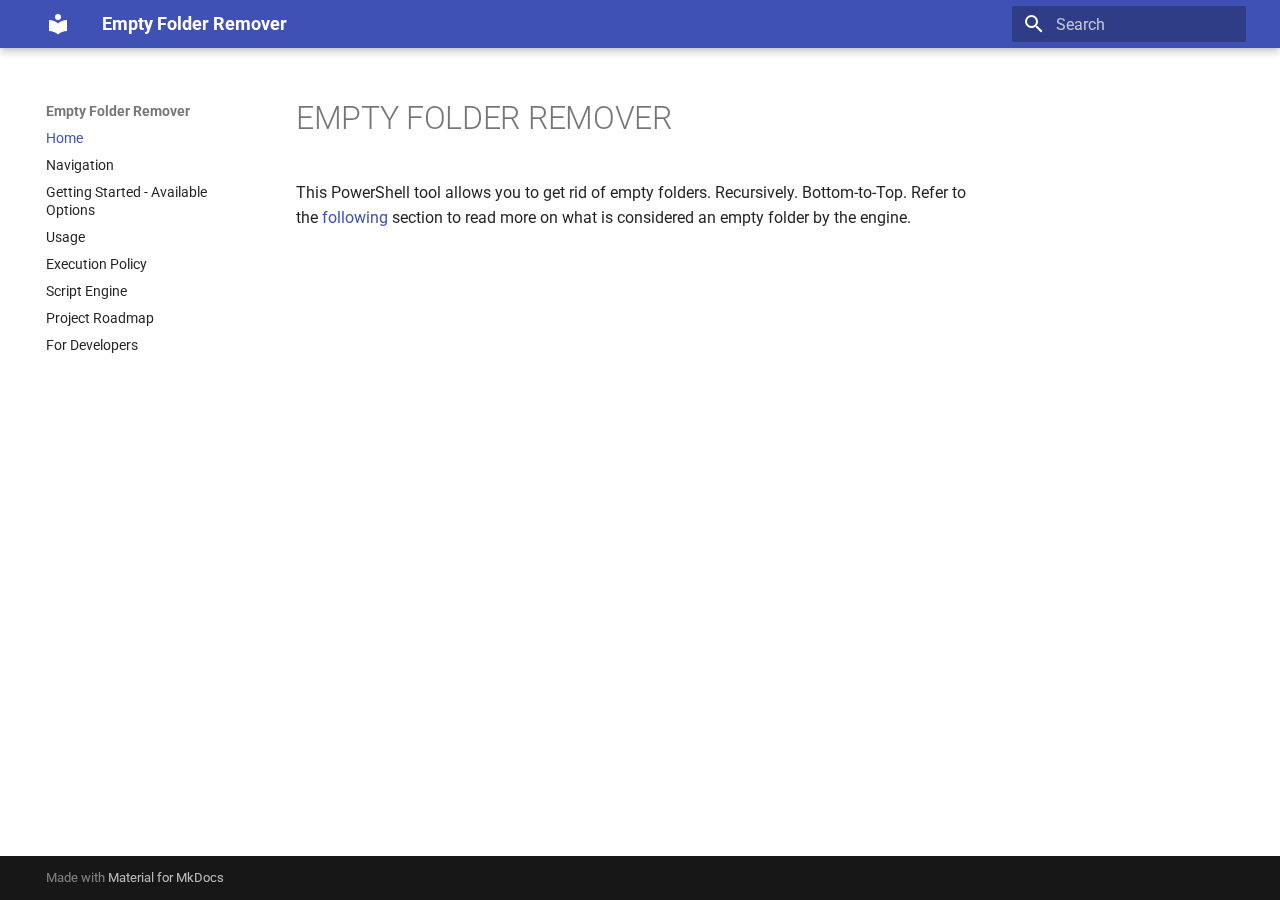
<file: index.html>
<!doctype html>
<html lang="en" class="no-js">
  <head>
    
      <meta charset="utf-8">
      <meta name="viewport" content="width=device-width,initial-scale=1">
      
      
      
      
      
        <link rel="next" href="navigation/">
      
      
        
      
      
      <link rel="icon" href="assets/images/favicon.png">
      <meta name="generator" content="mkdocs-1.6.1, mkdocs-material-9.7.0">
    
    
      
        <title>Empty Folder Remover</title>
      
    
    
      <link rel="stylesheet" href="assets/stylesheets/main.618322db.min.css">
      
      


    
    
      
    
    
      
        
        
        <link rel="preconnect" href="https://fonts.gstatic.com" crossorigin>
        <link rel="stylesheet" href="https://fonts.googleapis.com/css?family=Roboto:300,300i,400,400i,700,700i%7CRoboto+Mono:400,400i,700,700i&display=fallback">
        <style>:root{--md-text-font:"Roboto";--md-code-font:"Roboto Mono"}</style>
      
    
    
    <script>__md_scope=new URL(".",location),__md_hash=e=>[...e].reduce(((e,_)=>(e<<5)-e+_.charCodeAt(0)),0),__md_get=(e,_=localStorage,t=__md_scope)=>JSON.parse(_.getItem(t.pathname+"."+e)),__md_set=(e,_,t=localStorage,a=__md_scope)=>{try{t.setItem(a.pathname+"."+e,JSON.stringify(_))}catch(e){}}</script>
    
      

    
    
  </head>
  
  
    <body dir="ltr">
  
    
    <input class="md-toggle" data-md-toggle="drawer" type="checkbox" id="__drawer" autocomplete="off">
    <input class="md-toggle" data-md-toggle="search" type="checkbox" id="__search" autocomplete="off">
    <label class="md-overlay" for="__drawer"></label>
    <div data-md-component="skip">
      
        
        <a href="#empty-folder-remover" class="md-skip">
          Skip to content
        </a>
      
    </div>
    <div data-md-component="announce">
      
    </div>
    
    
      

  

<header class="md-header md-header--shadow" data-md-component="header">
  <nav class="md-header__inner md-grid" aria-label="Header">
    <a href="." title="Empty Folder Remover" class="md-header__button md-logo" aria-label="Empty Folder Remover" data-md-component="logo">
      
  
  <svg xmlns="http://www.w3.org/2000/svg" viewBox="0 0 24 24"><path d="M12 8a3 3 0 0 0 3-3 3 3 0 0 0-3-3 3 3 0 0 0-3 3 3 3 0 0 0 3 3m0 3.54C9.64 9.35 6.5 8 3 8v11c3.5 0 6.64 1.35 9 3.54 2.36-2.19 5.5-3.54 9-3.54V8c-3.5 0-6.64 1.35-9 3.54"/></svg>

    </a>
    <label class="md-header__button md-icon" for="__drawer">
      
      <svg xmlns="http://www.w3.org/2000/svg" viewBox="0 0 24 24"><path d="M3 6h18v2H3zm0 5h18v2H3zm0 5h18v2H3z"/></svg>
    </label>
    <div class="md-header__title" data-md-component="header-title">
      <div class="md-header__ellipsis">
        <div class="md-header__topic">
          <span class="md-ellipsis">
            Empty Folder Remover
          </span>
        </div>
        <div class="md-header__topic" data-md-component="header-topic">
          <span class="md-ellipsis">
            
              Home
            
          </span>
        </div>
      </div>
    </div>
    
    
      <script>var palette=__md_get("__palette");if(palette&&palette.color){if("(prefers-color-scheme)"===palette.color.media){var media=matchMedia("(prefers-color-scheme: light)"),input=document.querySelector(media.matches?"[data-md-color-media='(prefers-color-scheme: light)']":"[data-md-color-media='(prefers-color-scheme: dark)']");palette.color.media=input.getAttribute("data-md-color-media"),palette.color.scheme=input.getAttribute("data-md-color-scheme"),palette.color.primary=input.getAttribute("data-md-color-primary"),palette.color.accent=input.getAttribute("data-md-color-accent")}for(var[key,value]of Object.entries(palette.color))document.body.setAttribute("data-md-color-"+key,value)}</script>
    
    
    
      
      
        <label class="md-header__button md-icon" for="__search">
          
          <svg xmlns="http://www.w3.org/2000/svg" viewBox="0 0 24 24"><path d="M9.5 3A6.5 6.5 0 0 1 16 9.5c0 1.61-.59 3.09-1.56 4.23l.27.27h.79l5 5-1.5 1.5-5-5v-.79l-.27-.27A6.52 6.52 0 0 1 9.5 16 6.5 6.5 0 0 1 3 9.5 6.5 6.5 0 0 1 9.5 3m0 2C7 5 5 7 5 9.5S7 14 9.5 14 14 12 14 9.5 12 5 9.5 5"/></svg>
        </label>
        <div class="md-search" data-md-component="search" role="dialog">
  <label class="md-search__overlay" for="__search"></label>
  <div class="md-search__inner" role="search">
    <form class="md-search__form" name="search">
      <input type="text" class="md-search__input" name="query" aria-label="Search" placeholder="Search" autocapitalize="off" autocorrect="off" autocomplete="off" spellcheck="false" data-md-component="search-query" required>
      <label class="md-search__icon md-icon" for="__search">
        
        <svg xmlns="http://www.w3.org/2000/svg" viewBox="0 0 24 24"><path d="M9.5 3A6.5 6.5 0 0 1 16 9.5c0 1.61-.59 3.09-1.56 4.23l.27.27h.79l5 5-1.5 1.5-5-5v-.79l-.27-.27A6.52 6.52 0 0 1 9.5 16 6.5 6.5 0 0 1 3 9.5 6.5 6.5 0 0 1 9.5 3m0 2C7 5 5 7 5 9.5S7 14 9.5 14 14 12 14 9.5 12 5 9.5 5"/></svg>
        
        <svg xmlns="http://www.w3.org/2000/svg" viewBox="0 0 24 24"><path d="M20 11v2H8l5.5 5.5-1.42 1.42L4.16 12l7.92-7.92L13.5 5.5 8 11z"/></svg>
      </label>
      <nav class="md-search__options" aria-label="Search">
        
        <button type="reset" class="md-search__icon md-icon" title="Clear" aria-label="Clear" tabindex="-1">
          
          <svg xmlns="http://www.w3.org/2000/svg" viewBox="0 0 24 24"><path d="M19 6.41 17.59 5 12 10.59 6.41 5 5 6.41 10.59 12 5 17.59 6.41 19 12 13.41 17.59 19 19 17.59 13.41 12z"/></svg>
        </button>
      </nav>
      
    </form>
    <div class="md-search__output">
      <div class="md-search__scrollwrap" tabindex="0" data-md-scrollfix>
        <div class="md-search-result" data-md-component="search-result">
          <div class="md-search-result__meta">
            Initializing search
          </div>
          <ol class="md-search-result__list" role="presentation"></ol>
        </div>
      </div>
    </div>
  </div>
</div>
      
    
    
  </nav>
  
</header>
    
    <div class="md-container" data-md-component="container">
      
      
        
          
        
      
      <main class="md-main" data-md-component="main">
        <div class="md-main__inner md-grid">
          
            
              
              <div class="md-sidebar md-sidebar--primary" data-md-component="sidebar" data-md-type="navigation" >
                <div class="md-sidebar__scrollwrap">
                  <div class="md-sidebar__inner">
                    



<nav class="md-nav md-nav--primary" aria-label="Navigation" data-md-level="0">
  <label class="md-nav__title" for="__drawer">
    <a href="." title="Empty Folder Remover" class="md-nav__button md-logo" aria-label="Empty Folder Remover" data-md-component="logo">
      
  
  <svg xmlns="http://www.w3.org/2000/svg" viewBox="0 0 24 24"><path d="M12 8a3 3 0 0 0 3-3 3 3 0 0 0-3-3 3 3 0 0 0-3 3 3 3 0 0 0 3 3m0 3.54C9.64 9.35 6.5 8 3 8v11c3.5 0 6.64 1.35 9 3.54 2.36-2.19 5.5-3.54 9-3.54V8c-3.5 0-6.64 1.35-9 3.54"/></svg>

    </a>
    Empty Folder Remover
  </label>
  
  <ul class="md-nav__list" data-md-scrollfix>
    
      
      
  
  
    
  
  
  
    <li class="md-nav__item md-nav__item--active">
      
      <input class="md-nav__toggle md-toggle" type="checkbox" id="__toc">
      
      
        
      
      
      <a href="." class="md-nav__link md-nav__link--active">
        
  
  
  <span class="md-ellipsis">
    
  
    Home
  

    
  </span>
  
  

      </a>
      
    </li>
  

    
      
      
  
  
  
  
    <li class="md-nav__item">
      <a href="navigation/" class="md-nav__link">
        
  
  
  <span class="md-ellipsis">
    
  
    Navigation
  

    
  </span>
  
  

      </a>
    </li>
  

    
      
      
  
  
  
  
    <li class="md-nav__item">
      <a href="getting-started/" class="md-nav__link">
        
  
  
  <span class="md-ellipsis">
    
  
    Getting Started - Available Options
  

    
  </span>
  
  

      </a>
    </li>
  

    
      
      
  
  
  
  
    <li class="md-nav__item">
      <a href="usage/" class="md-nav__link">
        
  
  
  <span class="md-ellipsis">
    
  
    Usage
  

    
  </span>
  
  

      </a>
    </li>
  

    
      
      
  
  
  
  
    <li class="md-nav__item">
      <a href="execution-policy/" class="md-nav__link">
        
  
  
  <span class="md-ellipsis">
    
  
    Execution Policy
  

    
  </span>
  
  

      </a>
    </li>
  

    
      
      
  
  
  
  
    <li class="md-nav__item">
      <a href="script-engine/" class="md-nav__link">
        
  
  
  <span class="md-ellipsis">
    
  
    Script Engine
  

    
  </span>
  
  

      </a>
    </li>
  

    
      
      
  
  
  
  
    <li class="md-nav__item">
      <a href="project-roadmap/" class="md-nav__link">
        
  
  
  <span class="md-ellipsis">
    
  
    Project Roadmap
  

    
  </span>
  
  

      </a>
    </li>
  

    
      
      
  
  
  
  
    <li class="md-nav__item">
      <a href="for-developers/" class="md-nav__link">
        
  
  
  <span class="md-ellipsis">
    
  
    For Developers
  

    
  </span>
  
  

      </a>
    </li>
  

    
  </ul>
</nav>
                  </div>
                </div>
              </div>
            
            
              
              <div class="md-sidebar md-sidebar--secondary" data-md-component="sidebar" data-md-type="toc" >
                <div class="md-sidebar__scrollwrap">
                  <div class="md-sidebar__inner">
                    

<nav class="md-nav md-nav--secondary" aria-label="Table of contents">
  
  
  
    
  
  
</nav>
                  </div>
                </div>
              </div>
            
          
          
            <div class="md-content" data-md-component="content">
              
              <article class="md-content__inner md-typeset">
                
                  



<h1 id="empty-folder-remover">EMPTY FOLDER REMOVER</h1>
<p>This PowerShell tool allows you to get rid of empty folders. Recursively. Bottom-to-Top. 
Refer to the <a href="script-engine/#engine">following</a> section to read more on what is considered an empty folder by the engine.  </p>












                
              </article>
            </div>
          
          
<script>var target=document.getElementById(location.hash.slice(1));target&&target.name&&(target.checked=target.name.startsWith("__tabbed_"))</script>
        </div>
        
      </main>
      
        <footer class="md-footer">
  
  <div class="md-footer-meta md-typeset">
    <div class="md-footer-meta__inner md-grid">
      <div class="md-copyright">
  
  
    Made with
    <a href="https://squidfunk.github.io/mkdocs-material/" target="_blank" rel="noopener">
      Material for MkDocs
    </a>
  
</div>
      
    </div>
  </div>
</footer>
      
    </div>
    <div class="md-dialog" data-md-component="dialog">
      <div class="md-dialog__inner md-typeset"></div>
    </div>
    
    
    
      
      
      <script id="__config" type="application/json">{"annotate": null, "base": ".", "features": [], "search": "assets/javascripts/workers/search.7a47a382.min.js", "tags": null, "translations": {"clipboard.copied": "Copied to clipboard", "clipboard.copy": "Copy to clipboard", "search.result.more.one": "1 more on this page", "search.result.more.other": "# more on this page", "search.result.none": "No matching documents", "search.result.one": "1 matching document", "search.result.other": "# matching documents", "search.result.placeholder": "Type to start searching", "search.result.term.missing": "Missing", "select.version": "Select version"}, "version": null}</script>
    
    
      <script src="assets/javascripts/bundle.e71a0d61.min.js"></script>
      
    
  </body>
</html>
</file>
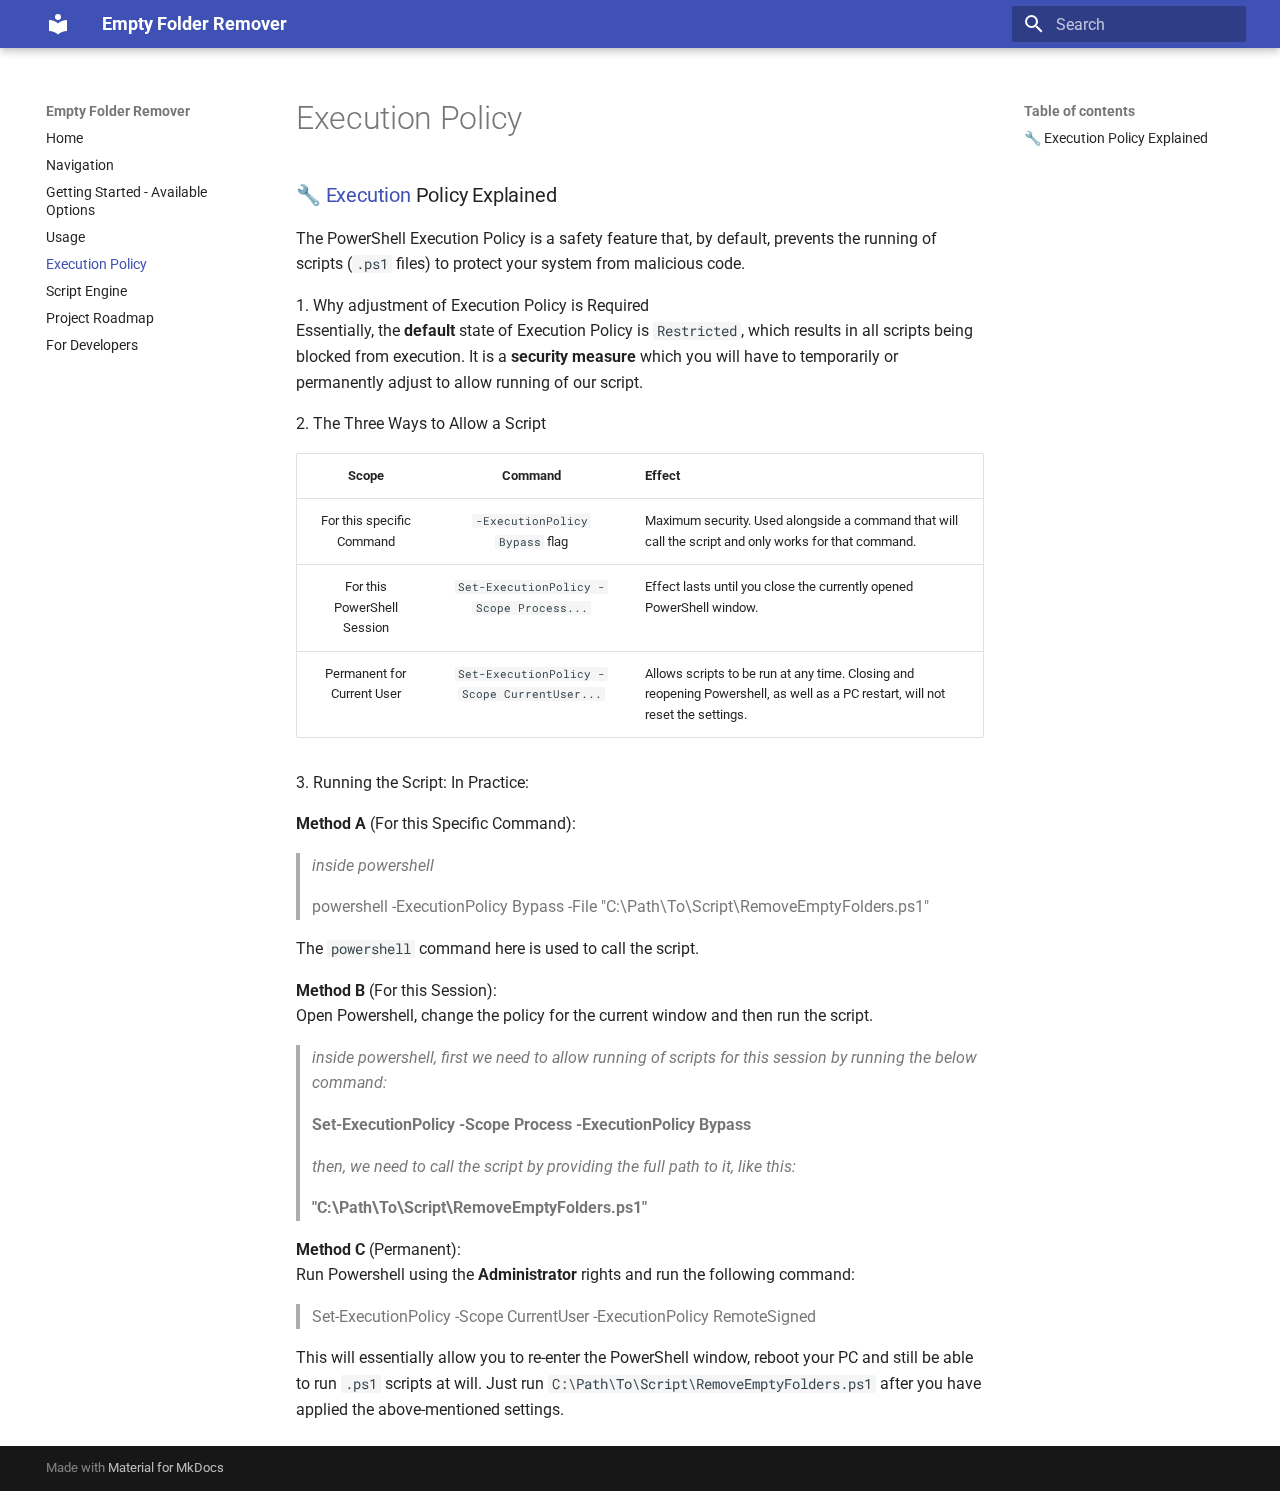
<file: execution-policy/index.html>
<!doctype html>
<html lang="en" class="no-js">
  <head>
    
      <meta charset="utf-8">
      <meta name="viewport" content="width=device-width,initial-scale=1">
      
      
      
      
        <link rel="prev" href="../usage/">
      
      
        <link rel="next" href="../script-engine/">
      
      
        
      
      
      <link rel="icon" href="../assets/images/favicon.png">
      <meta name="generator" content="mkdocs-1.6.1, mkdocs-material-9.7.0">
    
    
      
        <title>Execution Policy - Empty Folder Remover</title>
      
    
    
      <link rel="stylesheet" href="../assets/stylesheets/main.618322db.min.css">
      
      


    
    
      
    
    
      
        
        
        <link rel="preconnect" href="https://fonts.gstatic.com" crossorigin>
        <link rel="stylesheet" href="https://fonts.googleapis.com/css?family=Roboto:300,300i,400,400i,700,700i%7CRoboto+Mono:400,400i,700,700i&display=fallback">
        <style>:root{--md-text-font:"Roboto";--md-code-font:"Roboto Mono"}</style>
      
    
    
    <script>__md_scope=new URL("..",location),__md_hash=e=>[...e].reduce(((e,_)=>(e<<5)-e+_.charCodeAt(0)),0),__md_get=(e,_=localStorage,t=__md_scope)=>JSON.parse(_.getItem(t.pathname+"."+e)),__md_set=(e,_,t=localStorage,a=__md_scope)=>{try{t.setItem(a.pathname+"."+e,JSON.stringify(_))}catch(e){}}</script>
    
      

    
    
  </head>
  
  
    <body dir="ltr">
  
    
    <input class="md-toggle" data-md-toggle="drawer" type="checkbox" id="__drawer" autocomplete="off">
    <input class="md-toggle" data-md-toggle="search" type="checkbox" id="__search" autocomplete="off">
    <label class="md-overlay" for="__drawer"></label>
    <div data-md-component="skip">
      
        
        <a href="#execution-policy-explained" class="md-skip">
          Skip to content
        </a>
      
    </div>
    <div data-md-component="announce">
      
    </div>
    
    
      

  

<header class="md-header md-header--shadow" data-md-component="header">
  <nav class="md-header__inner md-grid" aria-label="Header">
    <a href=".." title="Empty Folder Remover" class="md-header__button md-logo" aria-label="Empty Folder Remover" data-md-component="logo">
      
  
  <svg xmlns="http://www.w3.org/2000/svg" viewBox="0 0 24 24"><path d="M12 8a3 3 0 0 0 3-3 3 3 0 0 0-3-3 3 3 0 0 0-3 3 3 3 0 0 0 3 3m0 3.54C9.64 9.35 6.5 8 3 8v11c3.5 0 6.64 1.35 9 3.54 2.36-2.19 5.5-3.54 9-3.54V8c-3.5 0-6.64 1.35-9 3.54"/></svg>

    </a>
    <label class="md-header__button md-icon" for="__drawer">
      
      <svg xmlns="http://www.w3.org/2000/svg" viewBox="0 0 24 24"><path d="M3 6h18v2H3zm0 5h18v2H3zm0 5h18v2H3z"/></svg>
    </label>
    <div class="md-header__title" data-md-component="header-title">
      <div class="md-header__ellipsis">
        <div class="md-header__topic">
          <span class="md-ellipsis">
            Empty Folder Remover
          </span>
        </div>
        <div class="md-header__topic" data-md-component="header-topic">
          <span class="md-ellipsis">
            
              Execution Policy
            
          </span>
        </div>
      </div>
    </div>
    
    
      <script>var palette=__md_get("__palette");if(palette&&palette.color){if("(prefers-color-scheme)"===palette.color.media){var media=matchMedia("(prefers-color-scheme: light)"),input=document.querySelector(media.matches?"[data-md-color-media='(prefers-color-scheme: light)']":"[data-md-color-media='(prefers-color-scheme: dark)']");palette.color.media=input.getAttribute("data-md-color-media"),palette.color.scheme=input.getAttribute("data-md-color-scheme"),palette.color.primary=input.getAttribute("data-md-color-primary"),palette.color.accent=input.getAttribute("data-md-color-accent")}for(var[key,value]of Object.entries(palette.color))document.body.setAttribute("data-md-color-"+key,value)}</script>
    
    
    
      
      
        <label class="md-header__button md-icon" for="__search">
          
          <svg xmlns="http://www.w3.org/2000/svg" viewBox="0 0 24 24"><path d="M9.5 3A6.5 6.5 0 0 1 16 9.5c0 1.61-.59 3.09-1.56 4.23l.27.27h.79l5 5-1.5 1.5-5-5v-.79l-.27-.27A6.52 6.52 0 0 1 9.5 16 6.5 6.5 0 0 1 3 9.5 6.5 6.5 0 0 1 9.5 3m0 2C7 5 5 7 5 9.5S7 14 9.5 14 14 12 14 9.5 12 5 9.5 5"/></svg>
        </label>
        <div class="md-search" data-md-component="search" role="dialog">
  <label class="md-search__overlay" for="__search"></label>
  <div class="md-search__inner" role="search">
    <form class="md-search__form" name="search">
      <input type="text" class="md-search__input" name="query" aria-label="Search" placeholder="Search" autocapitalize="off" autocorrect="off" autocomplete="off" spellcheck="false" data-md-component="search-query" required>
      <label class="md-search__icon md-icon" for="__search">
        
        <svg xmlns="http://www.w3.org/2000/svg" viewBox="0 0 24 24"><path d="M9.5 3A6.5 6.5 0 0 1 16 9.5c0 1.61-.59 3.09-1.56 4.23l.27.27h.79l5 5-1.5 1.5-5-5v-.79l-.27-.27A6.52 6.52 0 0 1 9.5 16 6.5 6.5 0 0 1 3 9.5 6.5 6.5 0 0 1 9.5 3m0 2C7 5 5 7 5 9.5S7 14 9.5 14 14 12 14 9.5 12 5 9.5 5"/></svg>
        
        <svg xmlns="http://www.w3.org/2000/svg" viewBox="0 0 24 24"><path d="M20 11v2H8l5.5 5.5-1.42 1.42L4.16 12l7.92-7.92L13.5 5.5 8 11z"/></svg>
      </label>
      <nav class="md-search__options" aria-label="Search">
        
        <button type="reset" class="md-search__icon md-icon" title="Clear" aria-label="Clear" tabindex="-1">
          
          <svg xmlns="http://www.w3.org/2000/svg" viewBox="0 0 24 24"><path d="M19 6.41 17.59 5 12 10.59 6.41 5 5 6.41 10.59 12 5 17.59 6.41 19 12 13.41 17.59 19 19 17.59 13.41 12z"/></svg>
        </button>
      </nav>
      
    </form>
    <div class="md-search__output">
      <div class="md-search__scrollwrap" tabindex="0" data-md-scrollfix>
        <div class="md-search-result" data-md-component="search-result">
          <div class="md-search-result__meta">
            Initializing search
          </div>
          <ol class="md-search-result__list" role="presentation"></ol>
        </div>
      </div>
    </div>
  </div>
</div>
      
    
    
  </nav>
  
</header>
    
    <div class="md-container" data-md-component="container">
      
      
        
          
        
      
      <main class="md-main" data-md-component="main">
        <div class="md-main__inner md-grid">
          
            
              
              <div class="md-sidebar md-sidebar--primary" data-md-component="sidebar" data-md-type="navigation" >
                <div class="md-sidebar__scrollwrap">
                  <div class="md-sidebar__inner">
                    



<nav class="md-nav md-nav--primary" aria-label="Navigation" data-md-level="0">
  <label class="md-nav__title" for="__drawer">
    <a href=".." title="Empty Folder Remover" class="md-nav__button md-logo" aria-label="Empty Folder Remover" data-md-component="logo">
      
  
  <svg xmlns="http://www.w3.org/2000/svg" viewBox="0 0 24 24"><path d="M12 8a3 3 0 0 0 3-3 3 3 0 0 0-3-3 3 3 0 0 0-3 3 3 3 0 0 0 3 3m0 3.54C9.64 9.35 6.5 8 3 8v11c3.5 0 6.64 1.35 9 3.54 2.36-2.19 5.5-3.54 9-3.54V8c-3.5 0-6.64 1.35-9 3.54"/></svg>

    </a>
    Empty Folder Remover
  </label>
  
  <ul class="md-nav__list" data-md-scrollfix>
    
      
      
  
  
  
  
    <li class="md-nav__item">
      <a href=".." class="md-nav__link">
        
  
  
  <span class="md-ellipsis">
    
  
    Home
  

    
  </span>
  
  

      </a>
    </li>
  

    
      
      
  
  
  
  
    <li class="md-nav__item">
      <a href="../navigation/" class="md-nav__link">
        
  
  
  <span class="md-ellipsis">
    
  
    Navigation
  

    
  </span>
  
  

      </a>
    </li>
  

    
      
      
  
  
  
  
    <li class="md-nav__item">
      <a href="../getting-started/" class="md-nav__link">
        
  
  
  <span class="md-ellipsis">
    
  
    Getting Started - Available Options
  

    
  </span>
  
  

      </a>
    </li>
  

    
      
      
  
  
  
  
    <li class="md-nav__item">
      <a href="../usage/" class="md-nav__link">
        
  
  
  <span class="md-ellipsis">
    
  
    Usage
  

    
  </span>
  
  

      </a>
    </li>
  

    
      
      
  
  
    
  
  
  
    <li class="md-nav__item md-nav__item--active">
      
      <input class="md-nav__toggle md-toggle" type="checkbox" id="__toc">
      
      
      
        <label class="md-nav__link md-nav__link--active" for="__toc">
          
  
  
  <span class="md-ellipsis">
    
  
    Execution Policy
  

    
  </span>
  
  

          <span class="md-nav__icon md-icon"></span>
        </label>
      
      <a href="./" class="md-nav__link md-nav__link--active">
        
  
  
  <span class="md-ellipsis">
    
  
    Execution Policy
  

    
  </span>
  
  

      </a>
      
        

<nav class="md-nav md-nav--secondary" aria-label="Table of contents">
  
  
  
  
    <label class="md-nav__title" for="__toc">
      <span class="md-nav__icon md-icon"></span>
      Table of contents
    </label>
    <ul class="md-nav__list" data-md-component="toc" data-md-scrollfix>
      
        <li class="md-nav__item">
  <a href="#execution-policy-explained" class="md-nav__link">
    <span class="md-ellipsis">
      
        🔧 Execution Policy Explained
      
    </span>
  </a>
  
</li>
      
    </ul>
  
</nav>
      
    </li>
  

    
      
      
  
  
  
  
    <li class="md-nav__item">
      <a href="../script-engine/" class="md-nav__link">
        
  
  
  <span class="md-ellipsis">
    
  
    Script Engine
  

    
  </span>
  
  

      </a>
    </li>
  

    
      
      
  
  
  
  
    <li class="md-nav__item">
      <a href="../project-roadmap/" class="md-nav__link">
        
  
  
  <span class="md-ellipsis">
    
  
    Project Roadmap
  

    
  </span>
  
  

      </a>
    </li>
  

    
      
      
  
  
  
  
    <li class="md-nav__item">
      <a href="../for-developers/" class="md-nav__link">
        
  
  
  <span class="md-ellipsis">
    
  
    For Developers
  

    
  </span>
  
  

      </a>
    </li>
  

    
  </ul>
</nav>
                  </div>
                </div>
              </div>
            
            
              
              <div class="md-sidebar md-sidebar--secondary" data-md-component="sidebar" data-md-type="toc" >
                <div class="md-sidebar__scrollwrap">
                  <div class="md-sidebar__inner">
                    

<nav class="md-nav md-nav--secondary" aria-label="Table of contents">
  
  
  
  
    <label class="md-nav__title" for="__toc">
      <span class="md-nav__icon md-icon"></span>
      Table of contents
    </label>
    <ul class="md-nav__list" data-md-component="toc" data-md-scrollfix>
      
        <li class="md-nav__item">
  <a href="#execution-policy-explained" class="md-nav__link">
    <span class="md-ellipsis">
      
        🔧 Execution Policy Explained
      
    </span>
  </a>
  
</li>
      
    </ul>
  
</nav>
                  </div>
                </div>
              </div>
            
          
          
            <div class="md-content" data-md-component="content">
              
              <article class="md-content__inner md-typeset">
                
                  



  <h1>Execution Policy</h1>

<h3 id="execution-policy-explained"><a name="exec">🔧 Execution</a> Policy Explained</h3>
<p>The PowerShell Execution Policy is a safety feature that, by default, prevents the running of scripts (<code>.ps1</code> files) to protect your system from malicious code.  </p>
<p>1. Why adjustment of Execution Policy is Required<br />
Essentially, the <strong>default</strong> state of Execution Policy is <code>Restricted</code>, which results in all scripts being blocked from execution.
It is a <strong>security measure</strong> which you will have to temporarily or permanently adjust to allow running of our script.</p>
<p>2. The Three Ways to Allow a Script</p>
<table>
<thead>
<tr>
<th style="text-align: center;">Scope</th>
<th style="text-align: center;">Command</th>
<th>Effect</th>
</tr>
</thead>
<tbody>
<tr>
<td style="text-align: center;">For this specific Command</td>
<td style="text-align: center;"><code>-ExecutionPolicy Bypass</code> flag</td>
<td>Maximum security. Used alongside a command that will call the script and only works for that command.</td>
</tr>
<tr>
<td style="text-align: center;">For this PowerShell Session</td>
<td style="text-align: center;"><code>Set-ExecutionPolicy -Scope Process...</code></td>
<td>Effect lasts until you close the currently opened PowerShell window.</td>
</tr>
<tr>
<td style="text-align: center;">Permanent for Current User</td>
<td style="text-align: center;"><code>Set-ExecutionPolicy -Scope CurrentUser...</code></td>
<td>Allows scripts to be run at any time. Closing and reopening Powershell, as well as a PC restart, will not reset the settings.</td>
</tr>
</tbody>
</table>
<p>3. Running the Script: In Practice:</p>
<p><strong>Method A</strong> (For this Specific Command):  </p>
<blockquote>
<p><em>inside powershell</em></p>
<p>powershell -ExecutionPolicy Bypass -File "C:\Path\To\Script\RemoveEmptyFolders.ps1"  </p>
</blockquote>
<p>The <code>powershell</code> command here is used to call the script.  </p>
<p><strong>Method B</strong> (For this Session):<br />
Open Powershell, change the policy for the current window and then run the script.    </p>
<blockquote>
<p><em>inside powershell, first we need to allow running of scripts for this session by running the below command:</em></p>
<p><strong>Set-ExecutionPolicy -Scope Process -ExecutionPolicy Bypass</strong></p>
<p><em>then, we need to call the script by providing the full path to it, like this:</em></p>
<p><strong>"C:\Path\To\Script\RemoveEmptyFolders.ps1"</strong>   </p>
</blockquote>
<p><strong>Method C</strong> (Permanent):<br />
Run Powershell using the <strong>Administrator</strong> rights and run the following command:  </p>
<blockquote>
<p>Set-ExecutionPolicy -Scope CurrentUser -ExecutionPolicy RemoteSigned  </p>
</blockquote>
<p>This will essentially allow you to re-enter the PowerShell window, reboot your PC and still be able to run <code>.ps1</code> scripts at will.
Just run <code>C:\Path\To\Script\RemoveEmptyFolders.ps1</code> after you have applied the above-mentioned settings.   </p>












                
              </article>
            </div>
          
          
<script>var target=document.getElementById(location.hash.slice(1));target&&target.name&&(target.checked=target.name.startsWith("__tabbed_"))</script>
        </div>
        
      </main>
      
        <footer class="md-footer">
  
  <div class="md-footer-meta md-typeset">
    <div class="md-footer-meta__inner md-grid">
      <div class="md-copyright">
  
  
    Made with
    <a href="https://squidfunk.github.io/mkdocs-material/" target="_blank" rel="noopener">
      Material for MkDocs
    </a>
  
</div>
      
    </div>
  </div>
</footer>
      
    </div>
    <div class="md-dialog" data-md-component="dialog">
      <div class="md-dialog__inner md-typeset"></div>
    </div>
    
    
    
      
      
      <script id="__config" type="application/json">{"annotate": null, "base": "..", "features": [], "search": "../assets/javascripts/workers/search.7a47a382.min.js", "tags": null, "translations": {"clipboard.copied": "Copied to clipboard", "clipboard.copy": "Copy to clipboard", "search.result.more.one": "1 more on this page", "search.result.more.other": "# more on this page", "search.result.none": "No matching documents", "search.result.one": "1 matching document", "search.result.other": "# matching documents", "search.result.placeholder": "Type to start searching", "search.result.term.missing": "Missing", "select.version": "Select version"}, "version": null}</script>
    
    
      <script src="../assets/javascripts/bundle.e71a0d61.min.js"></script>
      
    
  </body>
</html>
</file>
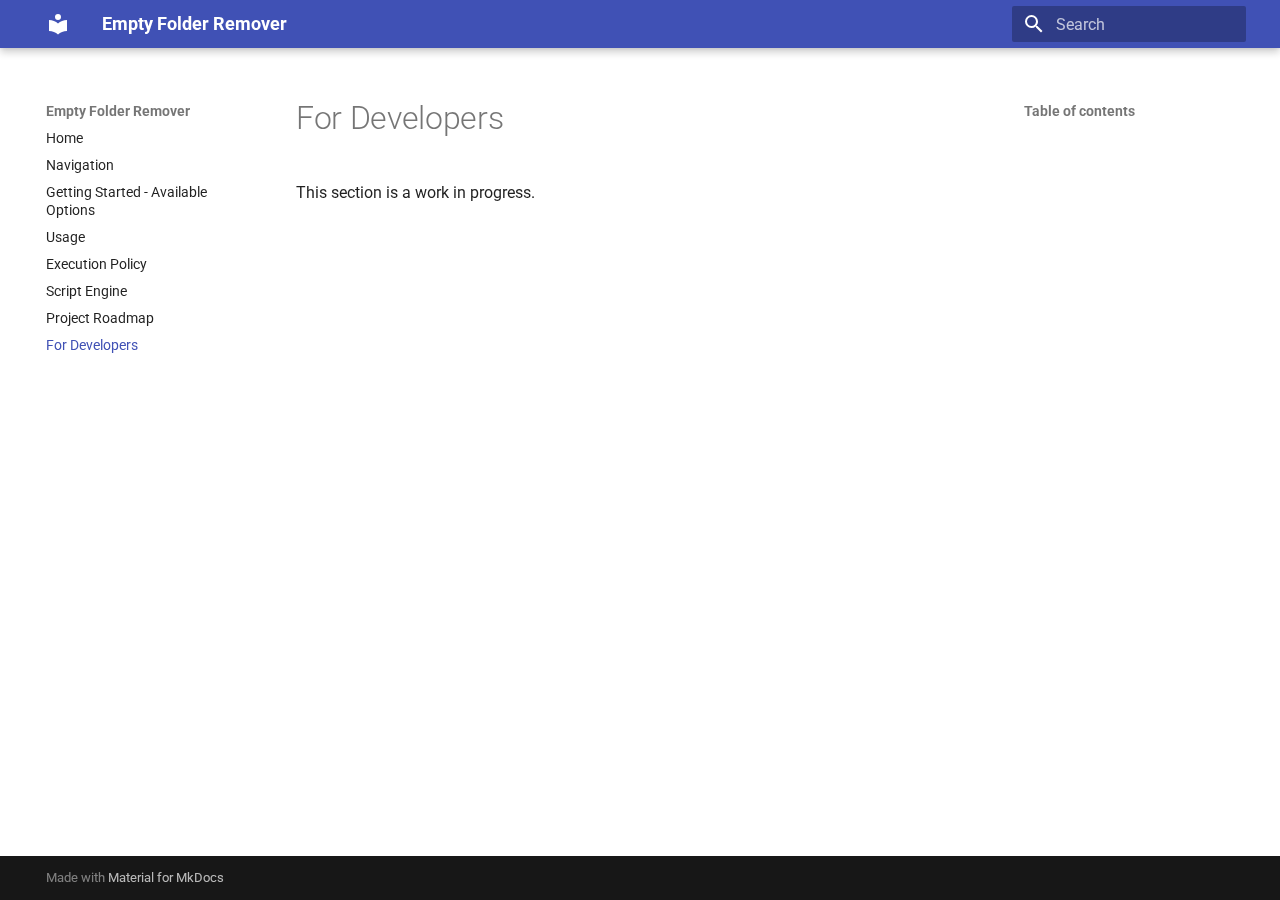
<file: for-developers/index.html>
<!doctype html>
<html lang="en" class="no-js">
  <head>
    
      <meta charset="utf-8">
      <meta name="viewport" content="width=device-width,initial-scale=1">
      
      
      
      
        <link rel="prev" href="../project-roadmap/">
      
      
      
        
      
      
      <link rel="icon" href="../assets/images/favicon.png">
      <meta name="generator" content="mkdocs-1.6.1, mkdocs-material-9.7.0">
    
    
      
        <title>For Developers - Empty Folder Remover</title>
      
    
    
      <link rel="stylesheet" href="../assets/stylesheets/main.618322db.min.css">
      
      


    
    
      
    
    
      
        
        
        <link rel="preconnect" href="https://fonts.gstatic.com" crossorigin>
        <link rel="stylesheet" href="https://fonts.googleapis.com/css?family=Roboto:300,300i,400,400i,700,700i%7CRoboto+Mono:400,400i,700,700i&display=fallback">
        <style>:root{--md-text-font:"Roboto";--md-code-font:"Roboto Mono"}</style>
      
    
    
    <script>__md_scope=new URL("..",location),__md_hash=e=>[...e].reduce(((e,_)=>(e<<5)-e+_.charCodeAt(0)),0),__md_get=(e,_=localStorage,t=__md_scope)=>JSON.parse(_.getItem(t.pathname+"."+e)),__md_set=(e,_,t=localStorage,a=__md_scope)=>{try{t.setItem(a.pathname+"."+e,JSON.stringify(_))}catch(e){}}</script>
    
      

    
    
  </head>
  
  
    <body dir="ltr">
  
    
    <input class="md-toggle" data-md-toggle="drawer" type="checkbox" id="__drawer" autocomplete="off">
    <input class="md-toggle" data-md-toggle="search" type="checkbox" id="__search" autocomplete="off">
    <label class="md-overlay" for="__drawer"></label>
    <div data-md-component="skip">
      
        
        <a href="#_1" class="md-skip">
          Skip to content
        </a>
      
    </div>
    <div data-md-component="announce">
      
    </div>
    
    
      

  

<header class="md-header md-header--shadow" data-md-component="header">
  <nav class="md-header__inner md-grid" aria-label="Header">
    <a href=".." title="Empty Folder Remover" class="md-header__button md-logo" aria-label="Empty Folder Remover" data-md-component="logo">
      
  
  <svg xmlns="http://www.w3.org/2000/svg" viewBox="0 0 24 24"><path d="M12 8a3 3 0 0 0 3-3 3 3 0 0 0-3-3 3 3 0 0 0-3 3 3 3 0 0 0 3 3m0 3.54C9.64 9.35 6.5 8 3 8v11c3.5 0 6.64 1.35 9 3.54 2.36-2.19 5.5-3.54 9-3.54V8c-3.5 0-6.64 1.35-9 3.54"/></svg>

    </a>
    <label class="md-header__button md-icon" for="__drawer">
      
      <svg xmlns="http://www.w3.org/2000/svg" viewBox="0 0 24 24"><path d="M3 6h18v2H3zm0 5h18v2H3zm0 5h18v2H3z"/></svg>
    </label>
    <div class="md-header__title" data-md-component="header-title">
      <div class="md-header__ellipsis">
        <div class="md-header__topic">
          <span class="md-ellipsis">
            Empty Folder Remover
          </span>
        </div>
        <div class="md-header__topic" data-md-component="header-topic">
          <span class="md-ellipsis">
            
              For Developers
            
          </span>
        </div>
      </div>
    </div>
    
    
      <script>var palette=__md_get("__palette");if(palette&&palette.color){if("(prefers-color-scheme)"===palette.color.media){var media=matchMedia("(prefers-color-scheme: light)"),input=document.querySelector(media.matches?"[data-md-color-media='(prefers-color-scheme: light)']":"[data-md-color-media='(prefers-color-scheme: dark)']");palette.color.media=input.getAttribute("data-md-color-media"),palette.color.scheme=input.getAttribute("data-md-color-scheme"),palette.color.primary=input.getAttribute("data-md-color-primary"),palette.color.accent=input.getAttribute("data-md-color-accent")}for(var[key,value]of Object.entries(palette.color))document.body.setAttribute("data-md-color-"+key,value)}</script>
    
    
    
      
      
        <label class="md-header__button md-icon" for="__search">
          
          <svg xmlns="http://www.w3.org/2000/svg" viewBox="0 0 24 24"><path d="M9.5 3A6.5 6.5 0 0 1 16 9.5c0 1.61-.59 3.09-1.56 4.23l.27.27h.79l5 5-1.5 1.5-5-5v-.79l-.27-.27A6.52 6.52 0 0 1 9.5 16 6.5 6.5 0 0 1 3 9.5 6.5 6.5 0 0 1 9.5 3m0 2C7 5 5 7 5 9.5S7 14 9.5 14 14 12 14 9.5 12 5 9.5 5"/></svg>
        </label>
        <div class="md-search" data-md-component="search" role="dialog">
  <label class="md-search__overlay" for="__search"></label>
  <div class="md-search__inner" role="search">
    <form class="md-search__form" name="search">
      <input type="text" class="md-search__input" name="query" aria-label="Search" placeholder="Search" autocapitalize="off" autocorrect="off" autocomplete="off" spellcheck="false" data-md-component="search-query" required>
      <label class="md-search__icon md-icon" for="__search">
        
        <svg xmlns="http://www.w3.org/2000/svg" viewBox="0 0 24 24"><path d="M9.5 3A6.5 6.5 0 0 1 16 9.5c0 1.61-.59 3.09-1.56 4.23l.27.27h.79l5 5-1.5 1.5-5-5v-.79l-.27-.27A6.52 6.52 0 0 1 9.5 16 6.5 6.5 0 0 1 3 9.5 6.5 6.5 0 0 1 9.5 3m0 2C7 5 5 7 5 9.5S7 14 9.5 14 14 12 14 9.5 12 5 9.5 5"/></svg>
        
        <svg xmlns="http://www.w3.org/2000/svg" viewBox="0 0 24 24"><path d="M20 11v2H8l5.5 5.5-1.42 1.42L4.16 12l7.92-7.92L13.5 5.5 8 11z"/></svg>
      </label>
      <nav class="md-search__options" aria-label="Search">
        
        <button type="reset" class="md-search__icon md-icon" title="Clear" aria-label="Clear" tabindex="-1">
          
          <svg xmlns="http://www.w3.org/2000/svg" viewBox="0 0 24 24"><path d="M19 6.41 17.59 5 12 10.59 6.41 5 5 6.41 10.59 12 5 17.59 6.41 19 12 13.41 17.59 19 19 17.59 13.41 12z"/></svg>
        </button>
      </nav>
      
    </form>
    <div class="md-search__output">
      <div class="md-search__scrollwrap" tabindex="0" data-md-scrollfix>
        <div class="md-search-result" data-md-component="search-result">
          <div class="md-search-result__meta">
            Initializing search
          </div>
          <ol class="md-search-result__list" role="presentation"></ol>
        </div>
      </div>
    </div>
  </div>
</div>
      
    
    
  </nav>
  
</header>
    
    <div class="md-container" data-md-component="container">
      
      
        
          
        
      
      <main class="md-main" data-md-component="main">
        <div class="md-main__inner md-grid">
          
            
              
              <div class="md-sidebar md-sidebar--primary" data-md-component="sidebar" data-md-type="navigation" >
                <div class="md-sidebar__scrollwrap">
                  <div class="md-sidebar__inner">
                    



<nav class="md-nav md-nav--primary" aria-label="Navigation" data-md-level="0">
  <label class="md-nav__title" for="__drawer">
    <a href=".." title="Empty Folder Remover" class="md-nav__button md-logo" aria-label="Empty Folder Remover" data-md-component="logo">
      
  
  <svg xmlns="http://www.w3.org/2000/svg" viewBox="0 0 24 24"><path d="M12 8a3 3 0 0 0 3-3 3 3 0 0 0-3-3 3 3 0 0 0-3 3 3 3 0 0 0 3 3m0 3.54C9.64 9.35 6.5 8 3 8v11c3.5 0 6.64 1.35 9 3.54 2.36-2.19 5.5-3.54 9-3.54V8c-3.5 0-6.64 1.35-9 3.54"/></svg>

    </a>
    Empty Folder Remover
  </label>
  
  <ul class="md-nav__list" data-md-scrollfix>
    
      
      
  
  
  
  
    <li class="md-nav__item">
      <a href=".." class="md-nav__link">
        
  
  
  <span class="md-ellipsis">
    
  
    Home
  

    
  </span>
  
  

      </a>
    </li>
  

    
      
      
  
  
  
  
    <li class="md-nav__item">
      <a href="../navigation/" class="md-nav__link">
        
  
  
  <span class="md-ellipsis">
    
  
    Navigation
  

    
  </span>
  
  

      </a>
    </li>
  

    
      
      
  
  
  
  
    <li class="md-nav__item">
      <a href="../getting-started/" class="md-nav__link">
        
  
  
  <span class="md-ellipsis">
    
  
    Getting Started - Available Options
  

    
  </span>
  
  

      </a>
    </li>
  

    
      
      
  
  
  
  
    <li class="md-nav__item">
      <a href="../usage/" class="md-nav__link">
        
  
  
  <span class="md-ellipsis">
    
  
    Usage
  

    
  </span>
  
  

      </a>
    </li>
  

    
      
      
  
  
  
  
    <li class="md-nav__item">
      <a href="../execution-policy/" class="md-nav__link">
        
  
  
  <span class="md-ellipsis">
    
  
    Execution Policy
  

    
  </span>
  
  

      </a>
    </li>
  

    
      
      
  
  
  
  
    <li class="md-nav__item">
      <a href="../script-engine/" class="md-nav__link">
        
  
  
  <span class="md-ellipsis">
    
  
    Script Engine
  

    
  </span>
  
  

      </a>
    </li>
  

    
      
      
  
  
  
  
    <li class="md-nav__item">
      <a href="../project-roadmap/" class="md-nav__link">
        
  
  
  <span class="md-ellipsis">
    
  
    Project Roadmap
  

    
  </span>
  
  

      </a>
    </li>
  

    
      
      
  
  
    
  
  
  
    <li class="md-nav__item md-nav__item--active">
      
      <input class="md-nav__toggle md-toggle" type="checkbox" id="__toc">
      
      
      
        <label class="md-nav__link md-nav__link--active" for="__toc">
          
  
  
  <span class="md-ellipsis">
    
  
    For Developers
  

    
  </span>
  
  

          <span class="md-nav__icon md-icon"></span>
        </label>
      
      <a href="./" class="md-nav__link md-nav__link--active">
        
  
  
  <span class="md-ellipsis">
    
  
    For Developers
  

    
  </span>
  
  

      </a>
      
        

<nav class="md-nav md-nav--secondary" aria-label="Table of contents">
  
  
  
  
    <label class="md-nav__title" for="__toc">
      <span class="md-nav__icon md-icon"></span>
      Table of contents
    </label>
    <ul class="md-nav__list" data-md-component="toc" data-md-scrollfix>
      
        <li class="md-nav__item">
  <a href="#_1" class="md-nav__link">
    <span class="md-ellipsis">
      
        
      
    </span>
  </a>
  
</li>
      
    </ul>
  
</nav>
      
    </li>
  

    
  </ul>
</nav>
                  </div>
                </div>
              </div>
            
            
              
              <div class="md-sidebar md-sidebar--secondary" data-md-component="sidebar" data-md-type="toc" >
                <div class="md-sidebar__scrollwrap">
                  <div class="md-sidebar__inner">
                    

<nav class="md-nav md-nav--secondary" aria-label="Table of contents">
  
  
  
  
    <label class="md-nav__title" for="__toc">
      <span class="md-nav__icon md-icon"></span>
      Table of contents
    </label>
    <ul class="md-nav__list" data-md-component="toc" data-md-scrollfix>
      
        <li class="md-nav__item">
  <a href="#_1" class="md-nav__link">
    <span class="md-ellipsis">
      
        
      
    </span>
  </a>
  
</li>
      
    </ul>
  
</nav>
                  </div>
                </div>
              </div>
            
          
          
            <div class="md-content" data-md-component="content">
              
              <article class="md-content__inner md-typeset">
                
                  



  <h1>For Developers</h1>

<h3 id="_1"><a name="fordevs"></a></h3>
<p>This section is a work in progress.</p>












                
              </article>
            </div>
          
          
<script>var target=document.getElementById(location.hash.slice(1));target&&target.name&&(target.checked=target.name.startsWith("__tabbed_"))</script>
        </div>
        
      </main>
      
        <footer class="md-footer">
  
  <div class="md-footer-meta md-typeset">
    <div class="md-footer-meta__inner md-grid">
      <div class="md-copyright">
  
  
    Made with
    <a href="https://squidfunk.github.io/mkdocs-material/" target="_blank" rel="noopener">
      Material for MkDocs
    </a>
  
</div>
      
    </div>
  </div>
</footer>
      
    </div>
    <div class="md-dialog" data-md-component="dialog">
      <div class="md-dialog__inner md-typeset"></div>
    </div>
    
    
    
      
      
      <script id="__config" type="application/json">{"annotate": null, "base": "..", "features": [], "search": "../assets/javascripts/workers/search.7a47a382.min.js", "tags": null, "translations": {"clipboard.copied": "Copied to clipboard", "clipboard.copy": "Copy to clipboard", "search.result.more.one": "1 more on this page", "search.result.more.other": "# more on this page", "search.result.none": "No matching documents", "search.result.one": "1 matching document", "search.result.other": "# matching documents", "search.result.placeholder": "Type to start searching", "search.result.term.missing": "Missing", "select.version": "Select version"}, "version": null}</script>
    
    
      <script src="../assets/javascripts/bundle.e71a0d61.min.js"></script>
      
    
  </body>
</html>
</file>
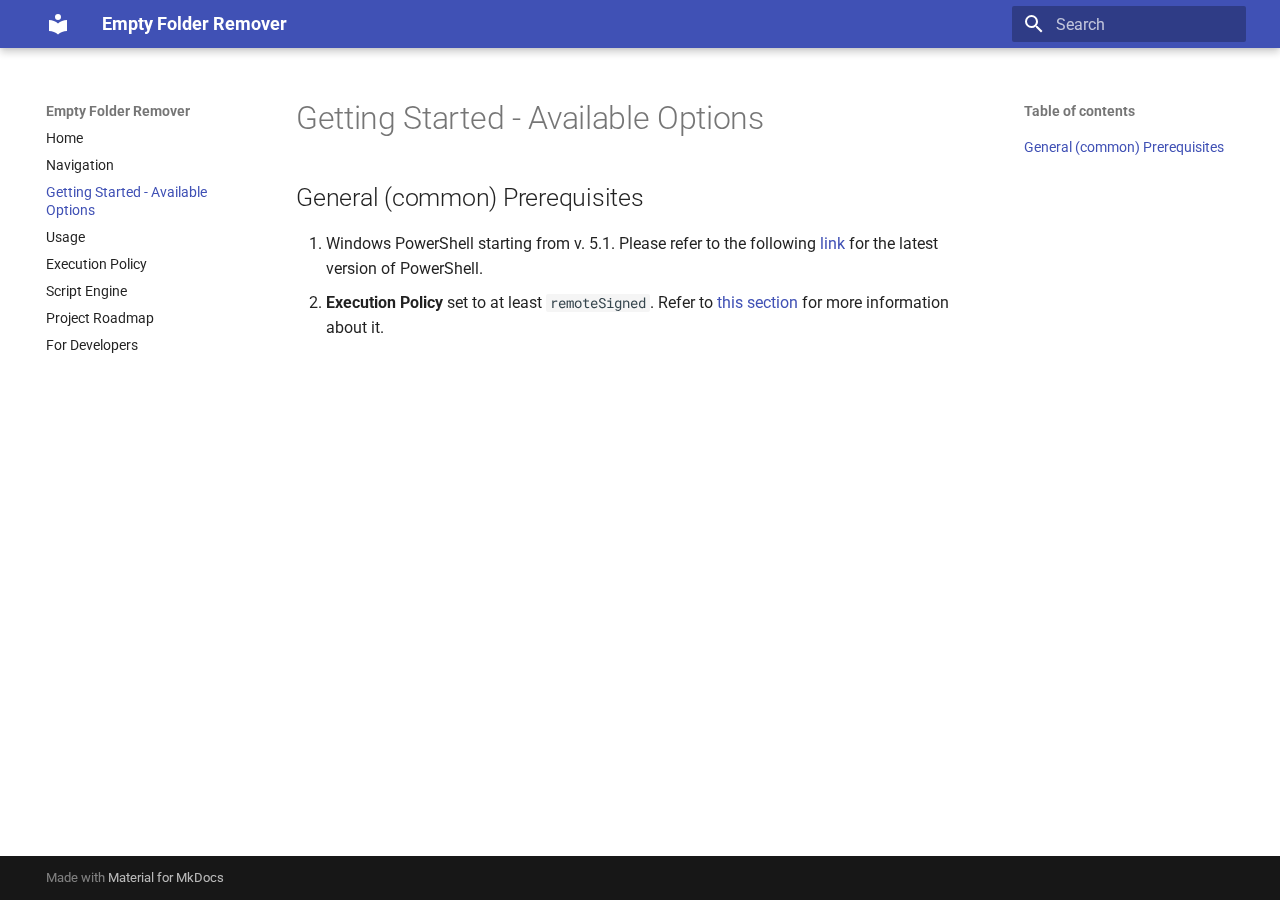
<file: getting-started/index.html>
<!doctype html>
<html lang="en" class="no-js">
  <head>
    
      <meta charset="utf-8">
      <meta name="viewport" content="width=device-width,initial-scale=1">
      
      
      
      
        <link rel="prev" href="../navigation/">
      
      
        <link rel="next" href="../usage/">
      
      
        
      
      
      <link rel="icon" href="../assets/images/favicon.png">
      <meta name="generator" content="mkdocs-1.6.1, mkdocs-material-9.7.0">
    
    
      
        <title>Getting Started - Available Options - Empty Folder Remover</title>
      
    
    
      <link rel="stylesheet" href="../assets/stylesheets/main.618322db.min.css">
      
      


    
    
      
    
    
      
        
        
        <link rel="preconnect" href="https://fonts.gstatic.com" crossorigin>
        <link rel="stylesheet" href="https://fonts.googleapis.com/css?family=Roboto:300,300i,400,400i,700,700i%7CRoboto+Mono:400,400i,700,700i&display=fallback">
        <style>:root{--md-text-font:"Roboto";--md-code-font:"Roboto Mono"}</style>
      
    
    
    <script>__md_scope=new URL("..",location),__md_hash=e=>[...e].reduce(((e,_)=>(e<<5)-e+_.charCodeAt(0)),0),__md_get=(e,_=localStorage,t=__md_scope)=>JSON.parse(_.getItem(t.pathname+"."+e)),__md_set=(e,_,t=localStorage,a=__md_scope)=>{try{t.setItem(a.pathname+"."+e,JSON.stringify(_))}catch(e){}}</script>
    
      

    
    
  </head>
  
  
    <body dir="ltr">
  
    
    <input class="md-toggle" data-md-toggle="drawer" type="checkbox" id="__drawer" autocomplete="off">
    <input class="md-toggle" data-md-toggle="search" type="checkbox" id="__search" autocomplete="off">
    <label class="md-overlay" for="__drawer"></label>
    <div data-md-component="skip">
      
        
        <a href="#_1" class="md-skip">
          Skip to content
        </a>
      
    </div>
    <div data-md-component="announce">
      
    </div>
    
    
      

  

<header class="md-header md-header--shadow" data-md-component="header">
  <nav class="md-header__inner md-grid" aria-label="Header">
    <a href=".." title="Empty Folder Remover" class="md-header__button md-logo" aria-label="Empty Folder Remover" data-md-component="logo">
      
  
  <svg xmlns="http://www.w3.org/2000/svg" viewBox="0 0 24 24"><path d="M12 8a3 3 0 0 0 3-3 3 3 0 0 0-3-3 3 3 0 0 0-3 3 3 3 0 0 0 3 3m0 3.54C9.64 9.35 6.5 8 3 8v11c3.5 0 6.64 1.35 9 3.54 2.36-2.19 5.5-3.54 9-3.54V8c-3.5 0-6.64 1.35-9 3.54"/></svg>

    </a>
    <label class="md-header__button md-icon" for="__drawer">
      
      <svg xmlns="http://www.w3.org/2000/svg" viewBox="0 0 24 24"><path d="M3 6h18v2H3zm0 5h18v2H3zm0 5h18v2H3z"/></svg>
    </label>
    <div class="md-header__title" data-md-component="header-title">
      <div class="md-header__ellipsis">
        <div class="md-header__topic">
          <span class="md-ellipsis">
            Empty Folder Remover
          </span>
        </div>
        <div class="md-header__topic" data-md-component="header-topic">
          <span class="md-ellipsis">
            
              Getting Started - Available Options
            
          </span>
        </div>
      </div>
    </div>
    
    
      <script>var palette=__md_get("__palette");if(palette&&palette.color){if("(prefers-color-scheme)"===palette.color.media){var media=matchMedia("(prefers-color-scheme: light)"),input=document.querySelector(media.matches?"[data-md-color-media='(prefers-color-scheme: light)']":"[data-md-color-media='(prefers-color-scheme: dark)']");palette.color.media=input.getAttribute("data-md-color-media"),palette.color.scheme=input.getAttribute("data-md-color-scheme"),palette.color.primary=input.getAttribute("data-md-color-primary"),palette.color.accent=input.getAttribute("data-md-color-accent")}for(var[key,value]of Object.entries(palette.color))document.body.setAttribute("data-md-color-"+key,value)}</script>
    
    
    
      
      
        <label class="md-header__button md-icon" for="__search">
          
          <svg xmlns="http://www.w3.org/2000/svg" viewBox="0 0 24 24"><path d="M9.5 3A6.5 6.5 0 0 1 16 9.5c0 1.61-.59 3.09-1.56 4.23l.27.27h.79l5 5-1.5 1.5-5-5v-.79l-.27-.27A6.52 6.52 0 0 1 9.5 16 6.5 6.5 0 0 1 3 9.5 6.5 6.5 0 0 1 9.5 3m0 2C7 5 5 7 5 9.5S7 14 9.5 14 14 12 14 9.5 12 5 9.5 5"/></svg>
        </label>
        <div class="md-search" data-md-component="search" role="dialog">
  <label class="md-search__overlay" for="__search"></label>
  <div class="md-search__inner" role="search">
    <form class="md-search__form" name="search">
      <input type="text" class="md-search__input" name="query" aria-label="Search" placeholder="Search" autocapitalize="off" autocorrect="off" autocomplete="off" spellcheck="false" data-md-component="search-query" required>
      <label class="md-search__icon md-icon" for="__search">
        
        <svg xmlns="http://www.w3.org/2000/svg" viewBox="0 0 24 24"><path d="M9.5 3A6.5 6.5 0 0 1 16 9.5c0 1.61-.59 3.09-1.56 4.23l.27.27h.79l5 5-1.5 1.5-5-5v-.79l-.27-.27A6.52 6.52 0 0 1 9.5 16 6.5 6.5 0 0 1 3 9.5 6.5 6.5 0 0 1 9.5 3m0 2C7 5 5 7 5 9.5S7 14 9.5 14 14 12 14 9.5 12 5 9.5 5"/></svg>
        
        <svg xmlns="http://www.w3.org/2000/svg" viewBox="0 0 24 24"><path d="M20 11v2H8l5.5 5.5-1.42 1.42L4.16 12l7.92-7.92L13.5 5.5 8 11z"/></svg>
      </label>
      <nav class="md-search__options" aria-label="Search">
        
        <button type="reset" class="md-search__icon md-icon" title="Clear" aria-label="Clear" tabindex="-1">
          
          <svg xmlns="http://www.w3.org/2000/svg" viewBox="0 0 24 24"><path d="M19 6.41 17.59 5 12 10.59 6.41 5 5 6.41 10.59 12 5 17.59 6.41 19 12 13.41 17.59 19 19 17.59 13.41 12z"/></svg>
        </button>
      </nav>
      
    </form>
    <div class="md-search__output">
      <div class="md-search__scrollwrap" tabindex="0" data-md-scrollfix>
        <div class="md-search-result" data-md-component="search-result">
          <div class="md-search-result__meta">
            Initializing search
          </div>
          <ol class="md-search-result__list" role="presentation"></ol>
        </div>
      </div>
    </div>
  </div>
</div>
      
    
    
  </nav>
  
</header>
    
    <div class="md-container" data-md-component="container">
      
      
        
          
        
      
      <main class="md-main" data-md-component="main">
        <div class="md-main__inner md-grid">
          
            
              
              <div class="md-sidebar md-sidebar--primary" data-md-component="sidebar" data-md-type="navigation" >
                <div class="md-sidebar__scrollwrap">
                  <div class="md-sidebar__inner">
                    



<nav class="md-nav md-nav--primary" aria-label="Navigation" data-md-level="0">
  <label class="md-nav__title" for="__drawer">
    <a href=".." title="Empty Folder Remover" class="md-nav__button md-logo" aria-label="Empty Folder Remover" data-md-component="logo">
      
  
  <svg xmlns="http://www.w3.org/2000/svg" viewBox="0 0 24 24"><path d="M12 8a3 3 0 0 0 3-3 3 3 0 0 0-3-3 3 3 0 0 0-3 3 3 3 0 0 0 3 3m0 3.54C9.64 9.35 6.5 8 3 8v11c3.5 0 6.64 1.35 9 3.54 2.36-2.19 5.5-3.54 9-3.54V8c-3.5 0-6.64 1.35-9 3.54"/></svg>

    </a>
    Empty Folder Remover
  </label>
  
  <ul class="md-nav__list" data-md-scrollfix>
    
      
      
  
  
  
  
    <li class="md-nav__item">
      <a href=".." class="md-nav__link">
        
  
  
  <span class="md-ellipsis">
    
  
    Home
  

    
  </span>
  
  

      </a>
    </li>
  

    
      
      
  
  
  
  
    <li class="md-nav__item">
      <a href="../navigation/" class="md-nav__link">
        
  
  
  <span class="md-ellipsis">
    
  
    Navigation
  

    
  </span>
  
  

      </a>
    </li>
  

    
      
      
  
  
    
  
  
  
    <li class="md-nav__item md-nav__item--active">
      
      <input class="md-nav__toggle md-toggle" type="checkbox" id="__toc">
      
      
      
        <label class="md-nav__link md-nav__link--active" for="__toc">
          
  
  
  <span class="md-ellipsis">
    
  
    Getting Started - Available Options
  

    
  </span>
  
  

          <span class="md-nav__icon md-icon"></span>
        </label>
      
      <a href="./" class="md-nav__link md-nav__link--active">
        
  
  
  <span class="md-ellipsis">
    
  
    Getting Started - Available Options
  

    
  </span>
  
  

      </a>
      
        

<nav class="md-nav md-nav--secondary" aria-label="Table of contents">
  
  
  
  
    <label class="md-nav__title" for="__toc">
      <span class="md-nav__icon md-icon"></span>
      Table of contents
    </label>
    <ul class="md-nav__list" data-md-component="toc" data-md-scrollfix>
      
        <li class="md-nav__item">
  <a href="#_1" class="md-nav__link">
    <span class="md-ellipsis">
      
        
      
    </span>
  </a>
  
</li>
      
        <li class="md-nav__item">
  <a href="#general-common-prerequisites" class="md-nav__link">
    <span class="md-ellipsis">
      
        General (common) Prerequisites
      
    </span>
  </a>
  
</li>
      
    </ul>
  
</nav>
      
    </li>
  

    
      
      
  
  
  
  
    <li class="md-nav__item">
      <a href="../usage/" class="md-nav__link">
        
  
  
  <span class="md-ellipsis">
    
  
    Usage
  

    
  </span>
  
  

      </a>
    </li>
  

    
      
      
  
  
  
  
    <li class="md-nav__item">
      <a href="../execution-policy/" class="md-nav__link">
        
  
  
  <span class="md-ellipsis">
    
  
    Execution Policy
  

    
  </span>
  
  

      </a>
    </li>
  

    
      
      
  
  
  
  
    <li class="md-nav__item">
      <a href="../script-engine/" class="md-nav__link">
        
  
  
  <span class="md-ellipsis">
    
  
    Script Engine
  

    
  </span>
  
  

      </a>
    </li>
  

    
      
      
  
  
  
  
    <li class="md-nav__item">
      <a href="../project-roadmap/" class="md-nav__link">
        
  
  
  <span class="md-ellipsis">
    
  
    Project Roadmap
  

    
  </span>
  
  

      </a>
    </li>
  

    
      
      
  
  
  
  
    <li class="md-nav__item">
      <a href="../for-developers/" class="md-nav__link">
        
  
  
  <span class="md-ellipsis">
    
  
    For Developers
  

    
  </span>
  
  

      </a>
    </li>
  

    
  </ul>
</nav>
                  </div>
                </div>
              </div>
            
            
              
              <div class="md-sidebar md-sidebar--secondary" data-md-component="sidebar" data-md-type="toc" >
                <div class="md-sidebar__scrollwrap">
                  <div class="md-sidebar__inner">
                    

<nav class="md-nav md-nav--secondary" aria-label="Table of contents">
  
  
  
  
    <label class="md-nav__title" for="__toc">
      <span class="md-nav__icon md-icon"></span>
      Table of contents
    </label>
    <ul class="md-nav__list" data-md-component="toc" data-md-scrollfix>
      
        <li class="md-nav__item">
  <a href="#_1" class="md-nav__link">
    <span class="md-ellipsis">
      
        
      
    </span>
  </a>
  
</li>
      
        <li class="md-nav__item">
  <a href="#general-common-prerequisites" class="md-nav__link">
    <span class="md-ellipsis">
      
        General (common) Prerequisites
      
    </span>
  </a>
  
</li>
      
    </ul>
  
</nav>
                  </div>
                </div>
              </div>
            
          
          
            <div class="md-content" data-md-component="content">
              
              <article class="md-content__inner md-typeset">
                
                  



  <h1>Getting Started - Available Options</h1>

<h3 id="_1"><a name="gs"></a></h3>
<h2 id="general-common-prerequisites">General (common) Prerequisites</h2>
<ol>
<li>Windows PowerShell starting from v. 5.1. Please refer to the following <a href="https://learn.microsoft.com/en-us/powershell/scripting/install/install-powershell-on-windows?view=powershell-7.5">link</a> for the latest version of PowerShell.</li>
<li><strong>Execution Policy</strong> set to at least <code>remoteSigned</code>. Refer to <a href="../execution-policy/#exec">this section</a> for more information about it. </li>
</ol>












                
              </article>
            </div>
          
          
<script>var target=document.getElementById(location.hash.slice(1));target&&target.name&&(target.checked=target.name.startsWith("__tabbed_"))</script>
        </div>
        
      </main>
      
        <footer class="md-footer">
  
  <div class="md-footer-meta md-typeset">
    <div class="md-footer-meta__inner md-grid">
      <div class="md-copyright">
  
  
    Made with
    <a href="https://squidfunk.github.io/mkdocs-material/" target="_blank" rel="noopener">
      Material for MkDocs
    </a>
  
</div>
      
    </div>
  </div>
</footer>
      
    </div>
    <div class="md-dialog" data-md-component="dialog">
      <div class="md-dialog__inner md-typeset"></div>
    </div>
    
    
    
      
      
      <script id="__config" type="application/json">{"annotate": null, "base": "..", "features": [], "search": "../assets/javascripts/workers/search.7a47a382.min.js", "tags": null, "translations": {"clipboard.copied": "Copied to clipboard", "clipboard.copy": "Copy to clipboard", "search.result.more.one": "1 more on this page", "search.result.more.other": "# more on this page", "search.result.none": "No matching documents", "search.result.one": "1 matching document", "search.result.other": "# matching documents", "search.result.placeholder": "Type to start searching", "search.result.term.missing": "Missing", "select.version": "Select version"}, "version": null}</script>
    
    
      <script src="../assets/javascripts/bundle.e71a0d61.min.js"></script>
      
    
  </body>
</html>
</file>
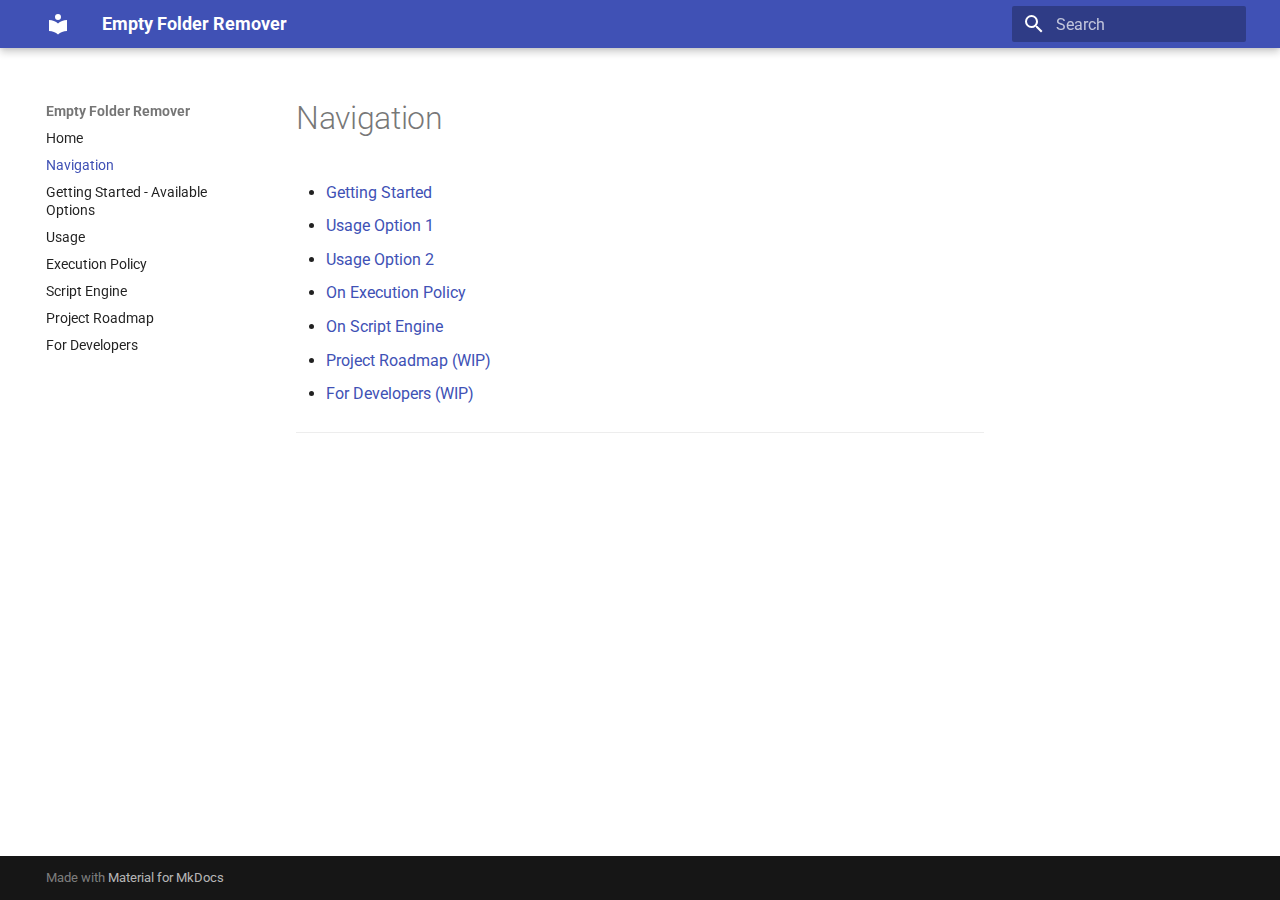
<file: navigation/index.html>
<!doctype html>
<html lang="en" class="no-js">
  <head>
    
      <meta charset="utf-8">
      <meta name="viewport" content="width=device-width,initial-scale=1">
      
      
      
      
        <link rel="prev" href="..">
      
      
        <link rel="next" href="../getting-started/">
      
      
        
      
      
      <link rel="icon" href="../assets/images/favicon.png">
      <meta name="generator" content="mkdocs-1.6.1, mkdocs-material-9.7.0">
    
    
      
        <title>Navigation - Empty Folder Remover</title>
      
    
    
      <link rel="stylesheet" href="../assets/stylesheets/main.618322db.min.css">
      
      


    
    
      
    
    
      
        
        
        <link rel="preconnect" href="https://fonts.gstatic.com" crossorigin>
        <link rel="stylesheet" href="https://fonts.googleapis.com/css?family=Roboto:300,300i,400,400i,700,700i%7CRoboto+Mono:400,400i,700,700i&display=fallback">
        <style>:root{--md-text-font:"Roboto";--md-code-font:"Roboto Mono"}</style>
      
    
    
    <script>__md_scope=new URL("..",location),__md_hash=e=>[...e].reduce(((e,_)=>(e<<5)-e+_.charCodeAt(0)),0),__md_get=(e,_=localStorage,t=__md_scope)=>JSON.parse(_.getItem(t.pathname+"."+e)),__md_set=(e,_,t=localStorage,a=__md_scope)=>{try{t.setItem(a.pathname+"."+e,JSON.stringify(_))}catch(e){}}</script>
    
      

    
    
  </head>
  
  
    <body dir="ltr">
  
    
    <input class="md-toggle" data-md-toggle="drawer" type="checkbox" id="__drawer" autocomplete="off">
    <input class="md-toggle" data-md-toggle="search" type="checkbox" id="__search" autocomplete="off">
    <label class="md-overlay" for="__drawer"></label>
    <div data-md-component="skip">
      
    </div>
    <div data-md-component="announce">
      
    </div>
    
    
      

  

<header class="md-header md-header--shadow" data-md-component="header">
  <nav class="md-header__inner md-grid" aria-label="Header">
    <a href=".." title="Empty Folder Remover" class="md-header__button md-logo" aria-label="Empty Folder Remover" data-md-component="logo">
      
  
  <svg xmlns="http://www.w3.org/2000/svg" viewBox="0 0 24 24"><path d="M12 8a3 3 0 0 0 3-3 3 3 0 0 0-3-3 3 3 0 0 0-3 3 3 3 0 0 0 3 3m0 3.54C9.64 9.35 6.5 8 3 8v11c3.5 0 6.64 1.35 9 3.54 2.36-2.19 5.5-3.54 9-3.54V8c-3.5 0-6.64 1.35-9 3.54"/></svg>

    </a>
    <label class="md-header__button md-icon" for="__drawer">
      
      <svg xmlns="http://www.w3.org/2000/svg" viewBox="0 0 24 24"><path d="M3 6h18v2H3zm0 5h18v2H3zm0 5h18v2H3z"/></svg>
    </label>
    <div class="md-header__title" data-md-component="header-title">
      <div class="md-header__ellipsis">
        <div class="md-header__topic">
          <span class="md-ellipsis">
            Empty Folder Remover
          </span>
        </div>
        <div class="md-header__topic" data-md-component="header-topic">
          <span class="md-ellipsis">
            
              Navigation
            
          </span>
        </div>
      </div>
    </div>
    
    
      <script>var palette=__md_get("__palette");if(palette&&palette.color){if("(prefers-color-scheme)"===palette.color.media){var media=matchMedia("(prefers-color-scheme: light)"),input=document.querySelector(media.matches?"[data-md-color-media='(prefers-color-scheme: light)']":"[data-md-color-media='(prefers-color-scheme: dark)']");palette.color.media=input.getAttribute("data-md-color-media"),palette.color.scheme=input.getAttribute("data-md-color-scheme"),palette.color.primary=input.getAttribute("data-md-color-primary"),palette.color.accent=input.getAttribute("data-md-color-accent")}for(var[key,value]of Object.entries(palette.color))document.body.setAttribute("data-md-color-"+key,value)}</script>
    
    
    
      
      
        <label class="md-header__button md-icon" for="__search">
          
          <svg xmlns="http://www.w3.org/2000/svg" viewBox="0 0 24 24"><path d="M9.5 3A6.5 6.5 0 0 1 16 9.5c0 1.61-.59 3.09-1.56 4.23l.27.27h.79l5 5-1.5 1.5-5-5v-.79l-.27-.27A6.52 6.52 0 0 1 9.5 16 6.5 6.5 0 0 1 3 9.5 6.5 6.5 0 0 1 9.5 3m0 2C7 5 5 7 5 9.5S7 14 9.5 14 14 12 14 9.5 12 5 9.5 5"/></svg>
        </label>
        <div class="md-search" data-md-component="search" role="dialog">
  <label class="md-search__overlay" for="__search"></label>
  <div class="md-search__inner" role="search">
    <form class="md-search__form" name="search">
      <input type="text" class="md-search__input" name="query" aria-label="Search" placeholder="Search" autocapitalize="off" autocorrect="off" autocomplete="off" spellcheck="false" data-md-component="search-query" required>
      <label class="md-search__icon md-icon" for="__search">
        
        <svg xmlns="http://www.w3.org/2000/svg" viewBox="0 0 24 24"><path d="M9.5 3A6.5 6.5 0 0 1 16 9.5c0 1.61-.59 3.09-1.56 4.23l.27.27h.79l5 5-1.5 1.5-5-5v-.79l-.27-.27A6.52 6.52 0 0 1 9.5 16 6.5 6.5 0 0 1 3 9.5 6.5 6.5 0 0 1 9.5 3m0 2C7 5 5 7 5 9.5S7 14 9.5 14 14 12 14 9.5 12 5 9.5 5"/></svg>
        
        <svg xmlns="http://www.w3.org/2000/svg" viewBox="0 0 24 24"><path d="M20 11v2H8l5.5 5.5-1.42 1.42L4.16 12l7.92-7.92L13.5 5.5 8 11z"/></svg>
      </label>
      <nav class="md-search__options" aria-label="Search">
        
        <button type="reset" class="md-search__icon md-icon" title="Clear" aria-label="Clear" tabindex="-1">
          
          <svg xmlns="http://www.w3.org/2000/svg" viewBox="0 0 24 24"><path d="M19 6.41 17.59 5 12 10.59 6.41 5 5 6.41 10.59 12 5 17.59 6.41 19 12 13.41 17.59 19 19 17.59 13.41 12z"/></svg>
        </button>
      </nav>
      
    </form>
    <div class="md-search__output">
      <div class="md-search__scrollwrap" tabindex="0" data-md-scrollfix>
        <div class="md-search-result" data-md-component="search-result">
          <div class="md-search-result__meta">
            Initializing search
          </div>
          <ol class="md-search-result__list" role="presentation"></ol>
        </div>
      </div>
    </div>
  </div>
</div>
      
    
    
  </nav>
  
</header>
    
    <div class="md-container" data-md-component="container">
      
      
        
          
        
      
      <main class="md-main" data-md-component="main">
        <div class="md-main__inner md-grid">
          
            
              
              <div class="md-sidebar md-sidebar--primary" data-md-component="sidebar" data-md-type="navigation" >
                <div class="md-sidebar__scrollwrap">
                  <div class="md-sidebar__inner">
                    



<nav class="md-nav md-nav--primary" aria-label="Navigation" data-md-level="0">
  <label class="md-nav__title" for="__drawer">
    <a href=".." title="Empty Folder Remover" class="md-nav__button md-logo" aria-label="Empty Folder Remover" data-md-component="logo">
      
  
  <svg xmlns="http://www.w3.org/2000/svg" viewBox="0 0 24 24"><path d="M12 8a3 3 0 0 0 3-3 3 3 0 0 0-3-3 3 3 0 0 0-3 3 3 3 0 0 0 3 3m0 3.54C9.64 9.35 6.5 8 3 8v11c3.5 0 6.64 1.35 9 3.54 2.36-2.19 5.5-3.54 9-3.54V8c-3.5 0-6.64 1.35-9 3.54"/></svg>

    </a>
    Empty Folder Remover
  </label>
  
  <ul class="md-nav__list" data-md-scrollfix>
    
      
      
  
  
  
  
    <li class="md-nav__item">
      <a href=".." class="md-nav__link">
        
  
  
  <span class="md-ellipsis">
    
  
    Home
  

    
  </span>
  
  

      </a>
    </li>
  

    
      
      
  
  
    
  
  
  
    <li class="md-nav__item md-nav__item--active">
      
      <input class="md-nav__toggle md-toggle" type="checkbox" id="__toc">
      
      
      
      <a href="./" class="md-nav__link md-nav__link--active">
        
  
  
  <span class="md-ellipsis">
    
  
    Navigation
  

    
  </span>
  
  

      </a>
      
    </li>
  

    
      
      
  
  
  
  
    <li class="md-nav__item">
      <a href="../getting-started/" class="md-nav__link">
        
  
  
  <span class="md-ellipsis">
    
  
    Getting Started - Available Options
  

    
  </span>
  
  

      </a>
    </li>
  

    
      
      
  
  
  
  
    <li class="md-nav__item">
      <a href="../usage/" class="md-nav__link">
        
  
  
  <span class="md-ellipsis">
    
  
    Usage
  

    
  </span>
  
  

      </a>
    </li>
  

    
      
      
  
  
  
  
    <li class="md-nav__item">
      <a href="../execution-policy/" class="md-nav__link">
        
  
  
  <span class="md-ellipsis">
    
  
    Execution Policy
  

    
  </span>
  
  

      </a>
    </li>
  

    
      
      
  
  
  
  
    <li class="md-nav__item">
      <a href="../script-engine/" class="md-nav__link">
        
  
  
  <span class="md-ellipsis">
    
  
    Script Engine
  

    
  </span>
  
  

      </a>
    </li>
  

    
      
      
  
  
  
  
    <li class="md-nav__item">
      <a href="../project-roadmap/" class="md-nav__link">
        
  
  
  <span class="md-ellipsis">
    
  
    Project Roadmap
  

    
  </span>
  
  

      </a>
    </li>
  

    
      
      
  
  
  
  
    <li class="md-nav__item">
      <a href="../for-developers/" class="md-nav__link">
        
  
  
  <span class="md-ellipsis">
    
  
    For Developers
  

    
  </span>
  
  

      </a>
    </li>
  

    
  </ul>
</nav>
                  </div>
                </div>
              </div>
            
            
              
              <div class="md-sidebar md-sidebar--secondary" data-md-component="sidebar" data-md-type="toc" >
                <div class="md-sidebar__scrollwrap">
                  <div class="md-sidebar__inner">
                    

<nav class="md-nav md-nav--secondary" aria-label="Table of contents">
  
  
  
  
</nav>
                  </div>
                </div>
              </div>
            
          
          
            <div class="md-content" data-md-component="content">
              
              <article class="md-content__inner md-typeset">
                
                  



  <h1>Navigation</h1>

<ul>
<li><a href="../getting-started/#gs">Getting Started</a> </li>
<li><a href="../usage/#opt1">Usage Option 1</a> </li>
<li><a href="../usage/#opt2">Usage Option 2</a> </li>
<li><a href="../execution-policy/#exec">On Execution Policy</a></li>
<li><a href="../script-engine/#engine">On Script Engine</a></li>
<li><a href="../project-roadmap/#roadmap">Project Roadmap (WIP)</a></li>
<li><a href="../for-developers/#fordevs">For Developers (WIP)</a></li>
</ul>
<hr>












                
              </article>
            </div>
          
          
<script>var target=document.getElementById(location.hash.slice(1));target&&target.name&&(target.checked=target.name.startsWith("__tabbed_"))</script>
        </div>
        
      </main>
      
        <footer class="md-footer">
  
  <div class="md-footer-meta md-typeset">
    <div class="md-footer-meta__inner md-grid">
      <div class="md-copyright">
  
  
    Made with
    <a href="https://squidfunk.github.io/mkdocs-material/" target="_blank" rel="noopener">
      Material for MkDocs
    </a>
  
</div>
      
    </div>
  </div>
</footer>
      
    </div>
    <div class="md-dialog" data-md-component="dialog">
      <div class="md-dialog__inner md-typeset"></div>
    </div>
    
    
    
      
      
      <script id="__config" type="application/json">{"annotate": null, "base": "..", "features": [], "search": "../assets/javascripts/workers/search.7a47a382.min.js", "tags": null, "translations": {"clipboard.copied": "Copied to clipboard", "clipboard.copy": "Copy to clipboard", "search.result.more.one": "1 more on this page", "search.result.more.other": "# more on this page", "search.result.none": "No matching documents", "search.result.one": "1 matching document", "search.result.other": "# matching documents", "search.result.placeholder": "Type to start searching", "search.result.term.missing": "Missing", "select.version": "Select version"}, "version": null}</script>
    
    
      <script src="../assets/javascripts/bundle.e71a0d61.min.js"></script>
      
    
  </body>
</html>
</file>
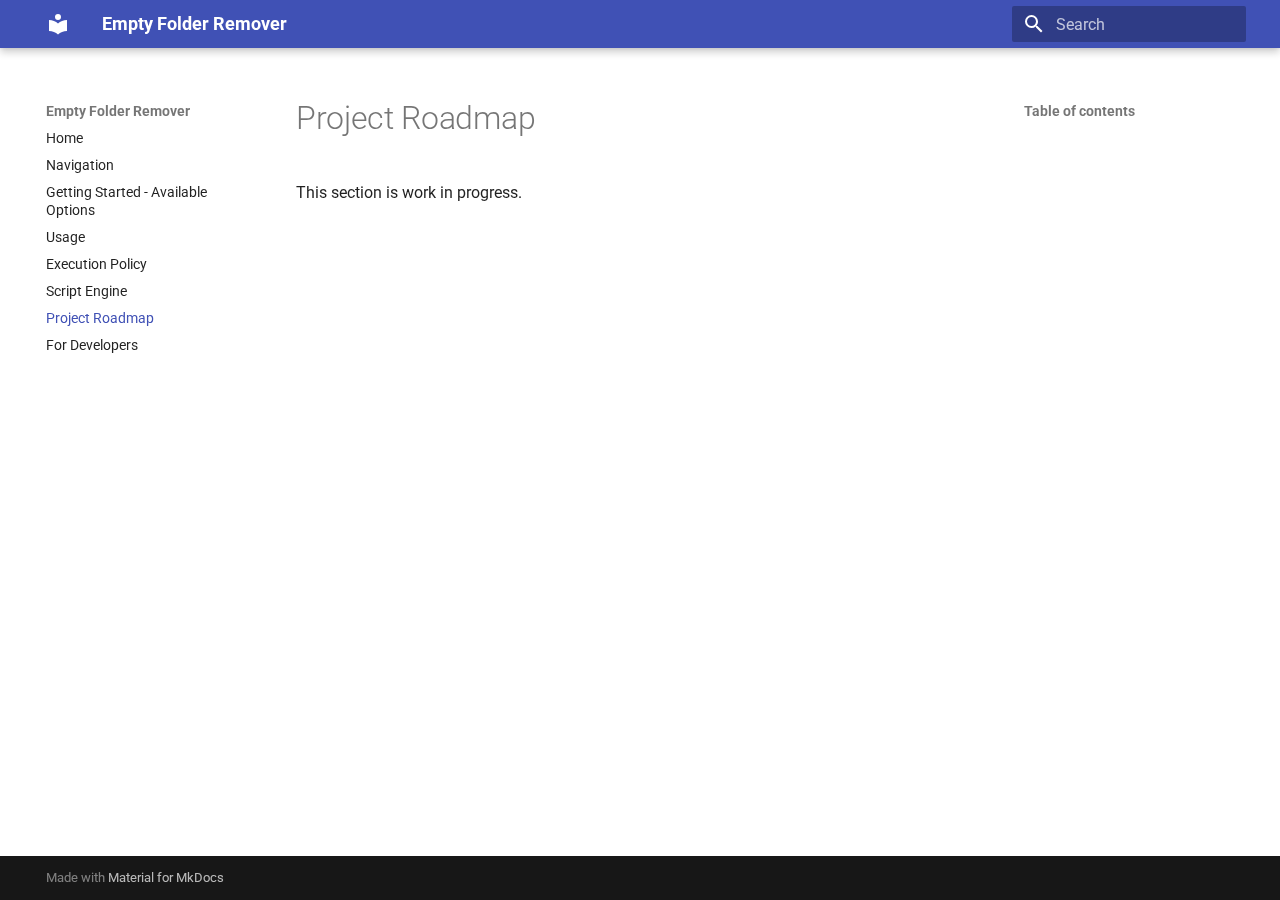
<file: project-roadmap/index.html>
<!doctype html>
<html lang="en" class="no-js">
  <head>
    
      <meta charset="utf-8">
      <meta name="viewport" content="width=device-width,initial-scale=1">
      
      
      
      
        <link rel="prev" href="../script-engine/">
      
      
        <link rel="next" href="../for-developers/">
      
      
        
      
      
      <link rel="icon" href="../assets/images/favicon.png">
      <meta name="generator" content="mkdocs-1.6.1, mkdocs-material-9.7.0">
    
    
      
        <title>Project Roadmap - Empty Folder Remover</title>
      
    
    
      <link rel="stylesheet" href="../assets/stylesheets/main.618322db.min.css">
      
      


    
    
      
    
    
      
        
        
        <link rel="preconnect" href="https://fonts.gstatic.com" crossorigin>
        <link rel="stylesheet" href="https://fonts.googleapis.com/css?family=Roboto:300,300i,400,400i,700,700i%7CRoboto+Mono:400,400i,700,700i&display=fallback">
        <style>:root{--md-text-font:"Roboto";--md-code-font:"Roboto Mono"}</style>
      
    
    
    <script>__md_scope=new URL("..",location),__md_hash=e=>[...e].reduce(((e,_)=>(e<<5)-e+_.charCodeAt(0)),0),__md_get=(e,_=localStorage,t=__md_scope)=>JSON.parse(_.getItem(t.pathname+"."+e)),__md_set=(e,_,t=localStorage,a=__md_scope)=>{try{t.setItem(a.pathname+"."+e,JSON.stringify(_))}catch(e){}}</script>
    
      

    
    
  </head>
  
  
    <body dir="ltr">
  
    
    <input class="md-toggle" data-md-toggle="drawer" type="checkbox" id="__drawer" autocomplete="off">
    <input class="md-toggle" data-md-toggle="search" type="checkbox" id="__search" autocomplete="off">
    <label class="md-overlay" for="__drawer"></label>
    <div data-md-component="skip">
      
        
        <a href="#_1" class="md-skip">
          Skip to content
        </a>
      
    </div>
    <div data-md-component="announce">
      
    </div>
    
    
      

  

<header class="md-header md-header--shadow" data-md-component="header">
  <nav class="md-header__inner md-grid" aria-label="Header">
    <a href=".." title="Empty Folder Remover" class="md-header__button md-logo" aria-label="Empty Folder Remover" data-md-component="logo">
      
  
  <svg xmlns="http://www.w3.org/2000/svg" viewBox="0 0 24 24"><path d="M12 8a3 3 0 0 0 3-3 3 3 0 0 0-3-3 3 3 0 0 0-3 3 3 3 0 0 0 3 3m0 3.54C9.64 9.35 6.5 8 3 8v11c3.5 0 6.64 1.35 9 3.54 2.36-2.19 5.5-3.54 9-3.54V8c-3.5 0-6.64 1.35-9 3.54"/></svg>

    </a>
    <label class="md-header__button md-icon" for="__drawer">
      
      <svg xmlns="http://www.w3.org/2000/svg" viewBox="0 0 24 24"><path d="M3 6h18v2H3zm0 5h18v2H3zm0 5h18v2H3z"/></svg>
    </label>
    <div class="md-header__title" data-md-component="header-title">
      <div class="md-header__ellipsis">
        <div class="md-header__topic">
          <span class="md-ellipsis">
            Empty Folder Remover
          </span>
        </div>
        <div class="md-header__topic" data-md-component="header-topic">
          <span class="md-ellipsis">
            
              Project Roadmap
            
          </span>
        </div>
      </div>
    </div>
    
    
      <script>var palette=__md_get("__palette");if(palette&&palette.color){if("(prefers-color-scheme)"===palette.color.media){var media=matchMedia("(prefers-color-scheme: light)"),input=document.querySelector(media.matches?"[data-md-color-media='(prefers-color-scheme: light)']":"[data-md-color-media='(prefers-color-scheme: dark)']");palette.color.media=input.getAttribute("data-md-color-media"),palette.color.scheme=input.getAttribute("data-md-color-scheme"),palette.color.primary=input.getAttribute("data-md-color-primary"),palette.color.accent=input.getAttribute("data-md-color-accent")}for(var[key,value]of Object.entries(palette.color))document.body.setAttribute("data-md-color-"+key,value)}</script>
    
    
    
      
      
        <label class="md-header__button md-icon" for="__search">
          
          <svg xmlns="http://www.w3.org/2000/svg" viewBox="0 0 24 24"><path d="M9.5 3A6.5 6.5 0 0 1 16 9.5c0 1.61-.59 3.09-1.56 4.23l.27.27h.79l5 5-1.5 1.5-5-5v-.79l-.27-.27A6.52 6.52 0 0 1 9.5 16 6.5 6.5 0 0 1 3 9.5 6.5 6.5 0 0 1 9.5 3m0 2C7 5 5 7 5 9.5S7 14 9.5 14 14 12 14 9.5 12 5 9.5 5"/></svg>
        </label>
        <div class="md-search" data-md-component="search" role="dialog">
  <label class="md-search__overlay" for="__search"></label>
  <div class="md-search__inner" role="search">
    <form class="md-search__form" name="search">
      <input type="text" class="md-search__input" name="query" aria-label="Search" placeholder="Search" autocapitalize="off" autocorrect="off" autocomplete="off" spellcheck="false" data-md-component="search-query" required>
      <label class="md-search__icon md-icon" for="__search">
        
        <svg xmlns="http://www.w3.org/2000/svg" viewBox="0 0 24 24"><path d="M9.5 3A6.5 6.5 0 0 1 16 9.5c0 1.61-.59 3.09-1.56 4.23l.27.27h.79l5 5-1.5 1.5-5-5v-.79l-.27-.27A6.52 6.52 0 0 1 9.5 16 6.5 6.5 0 0 1 3 9.5 6.5 6.5 0 0 1 9.5 3m0 2C7 5 5 7 5 9.5S7 14 9.5 14 14 12 14 9.5 12 5 9.5 5"/></svg>
        
        <svg xmlns="http://www.w3.org/2000/svg" viewBox="0 0 24 24"><path d="M20 11v2H8l5.5 5.5-1.42 1.42L4.16 12l7.92-7.92L13.5 5.5 8 11z"/></svg>
      </label>
      <nav class="md-search__options" aria-label="Search">
        
        <button type="reset" class="md-search__icon md-icon" title="Clear" aria-label="Clear" tabindex="-1">
          
          <svg xmlns="http://www.w3.org/2000/svg" viewBox="0 0 24 24"><path d="M19 6.41 17.59 5 12 10.59 6.41 5 5 6.41 10.59 12 5 17.59 6.41 19 12 13.41 17.59 19 19 17.59 13.41 12z"/></svg>
        </button>
      </nav>
      
    </form>
    <div class="md-search__output">
      <div class="md-search__scrollwrap" tabindex="0" data-md-scrollfix>
        <div class="md-search-result" data-md-component="search-result">
          <div class="md-search-result__meta">
            Initializing search
          </div>
          <ol class="md-search-result__list" role="presentation"></ol>
        </div>
      </div>
    </div>
  </div>
</div>
      
    
    
  </nav>
  
</header>
    
    <div class="md-container" data-md-component="container">
      
      
        
          
        
      
      <main class="md-main" data-md-component="main">
        <div class="md-main__inner md-grid">
          
            
              
              <div class="md-sidebar md-sidebar--primary" data-md-component="sidebar" data-md-type="navigation" >
                <div class="md-sidebar__scrollwrap">
                  <div class="md-sidebar__inner">
                    



<nav class="md-nav md-nav--primary" aria-label="Navigation" data-md-level="0">
  <label class="md-nav__title" for="__drawer">
    <a href=".." title="Empty Folder Remover" class="md-nav__button md-logo" aria-label="Empty Folder Remover" data-md-component="logo">
      
  
  <svg xmlns="http://www.w3.org/2000/svg" viewBox="0 0 24 24"><path d="M12 8a3 3 0 0 0 3-3 3 3 0 0 0-3-3 3 3 0 0 0-3 3 3 3 0 0 0 3 3m0 3.54C9.64 9.35 6.5 8 3 8v11c3.5 0 6.64 1.35 9 3.54 2.36-2.19 5.5-3.54 9-3.54V8c-3.5 0-6.64 1.35-9 3.54"/></svg>

    </a>
    Empty Folder Remover
  </label>
  
  <ul class="md-nav__list" data-md-scrollfix>
    
      
      
  
  
  
  
    <li class="md-nav__item">
      <a href=".." class="md-nav__link">
        
  
  
  <span class="md-ellipsis">
    
  
    Home
  

    
  </span>
  
  

      </a>
    </li>
  

    
      
      
  
  
  
  
    <li class="md-nav__item">
      <a href="../navigation/" class="md-nav__link">
        
  
  
  <span class="md-ellipsis">
    
  
    Navigation
  

    
  </span>
  
  

      </a>
    </li>
  

    
      
      
  
  
  
  
    <li class="md-nav__item">
      <a href="../getting-started/" class="md-nav__link">
        
  
  
  <span class="md-ellipsis">
    
  
    Getting Started - Available Options
  

    
  </span>
  
  

      </a>
    </li>
  

    
      
      
  
  
  
  
    <li class="md-nav__item">
      <a href="../usage/" class="md-nav__link">
        
  
  
  <span class="md-ellipsis">
    
  
    Usage
  

    
  </span>
  
  

      </a>
    </li>
  

    
      
      
  
  
  
  
    <li class="md-nav__item">
      <a href="../execution-policy/" class="md-nav__link">
        
  
  
  <span class="md-ellipsis">
    
  
    Execution Policy
  

    
  </span>
  
  

      </a>
    </li>
  

    
      
      
  
  
  
  
    <li class="md-nav__item">
      <a href="../script-engine/" class="md-nav__link">
        
  
  
  <span class="md-ellipsis">
    
  
    Script Engine
  

    
  </span>
  
  

      </a>
    </li>
  

    
      
      
  
  
    
  
  
  
    <li class="md-nav__item md-nav__item--active">
      
      <input class="md-nav__toggle md-toggle" type="checkbox" id="__toc">
      
      
      
        <label class="md-nav__link md-nav__link--active" for="__toc">
          
  
  
  <span class="md-ellipsis">
    
  
    Project Roadmap
  

    
  </span>
  
  

          <span class="md-nav__icon md-icon"></span>
        </label>
      
      <a href="./" class="md-nav__link md-nav__link--active">
        
  
  
  <span class="md-ellipsis">
    
  
    Project Roadmap
  

    
  </span>
  
  

      </a>
      
        

<nav class="md-nav md-nav--secondary" aria-label="Table of contents">
  
  
  
  
    <label class="md-nav__title" for="__toc">
      <span class="md-nav__icon md-icon"></span>
      Table of contents
    </label>
    <ul class="md-nav__list" data-md-component="toc" data-md-scrollfix>
      
        <li class="md-nav__item">
  <a href="#_1" class="md-nav__link">
    <span class="md-ellipsis">
      
        
      
    </span>
  </a>
  
</li>
      
    </ul>
  
</nav>
      
    </li>
  

    
      
      
  
  
  
  
    <li class="md-nav__item">
      <a href="../for-developers/" class="md-nav__link">
        
  
  
  <span class="md-ellipsis">
    
  
    For Developers
  

    
  </span>
  
  

      </a>
    </li>
  

    
  </ul>
</nav>
                  </div>
                </div>
              </div>
            
            
              
              <div class="md-sidebar md-sidebar--secondary" data-md-component="sidebar" data-md-type="toc" >
                <div class="md-sidebar__scrollwrap">
                  <div class="md-sidebar__inner">
                    

<nav class="md-nav md-nav--secondary" aria-label="Table of contents">
  
  
  
  
    <label class="md-nav__title" for="__toc">
      <span class="md-nav__icon md-icon"></span>
      Table of contents
    </label>
    <ul class="md-nav__list" data-md-component="toc" data-md-scrollfix>
      
        <li class="md-nav__item">
  <a href="#_1" class="md-nav__link">
    <span class="md-ellipsis">
      
        
      
    </span>
  </a>
  
</li>
      
    </ul>
  
</nav>
                  </div>
                </div>
              </div>
            
          
          
            <div class="md-content" data-md-component="content">
              
              <article class="md-content__inner md-typeset">
                
                  



  <h1>Project Roadmap</h1>

<h3 id="_1"><a name="roadmap"></a></h3>
<p>This section is work in progress.  </p>












                
              </article>
            </div>
          
          
<script>var target=document.getElementById(location.hash.slice(1));target&&target.name&&(target.checked=target.name.startsWith("__tabbed_"))</script>
        </div>
        
      </main>
      
        <footer class="md-footer">
  
  <div class="md-footer-meta md-typeset">
    <div class="md-footer-meta__inner md-grid">
      <div class="md-copyright">
  
  
    Made with
    <a href="https://squidfunk.github.io/mkdocs-material/" target="_blank" rel="noopener">
      Material for MkDocs
    </a>
  
</div>
      
    </div>
  </div>
</footer>
      
    </div>
    <div class="md-dialog" data-md-component="dialog">
      <div class="md-dialog__inner md-typeset"></div>
    </div>
    
    
    
      
      
      <script id="__config" type="application/json">{"annotate": null, "base": "..", "features": [], "search": "../assets/javascripts/workers/search.7a47a382.min.js", "tags": null, "translations": {"clipboard.copied": "Copied to clipboard", "clipboard.copy": "Copy to clipboard", "search.result.more.one": "1 more on this page", "search.result.more.other": "# more on this page", "search.result.none": "No matching documents", "search.result.one": "1 matching document", "search.result.other": "# matching documents", "search.result.placeholder": "Type to start searching", "search.result.term.missing": "Missing", "select.version": "Select version"}, "version": null}</script>
    
    
      <script src="../assets/javascripts/bundle.e71a0d61.min.js"></script>
      
    
  </body>
</html>
</file>
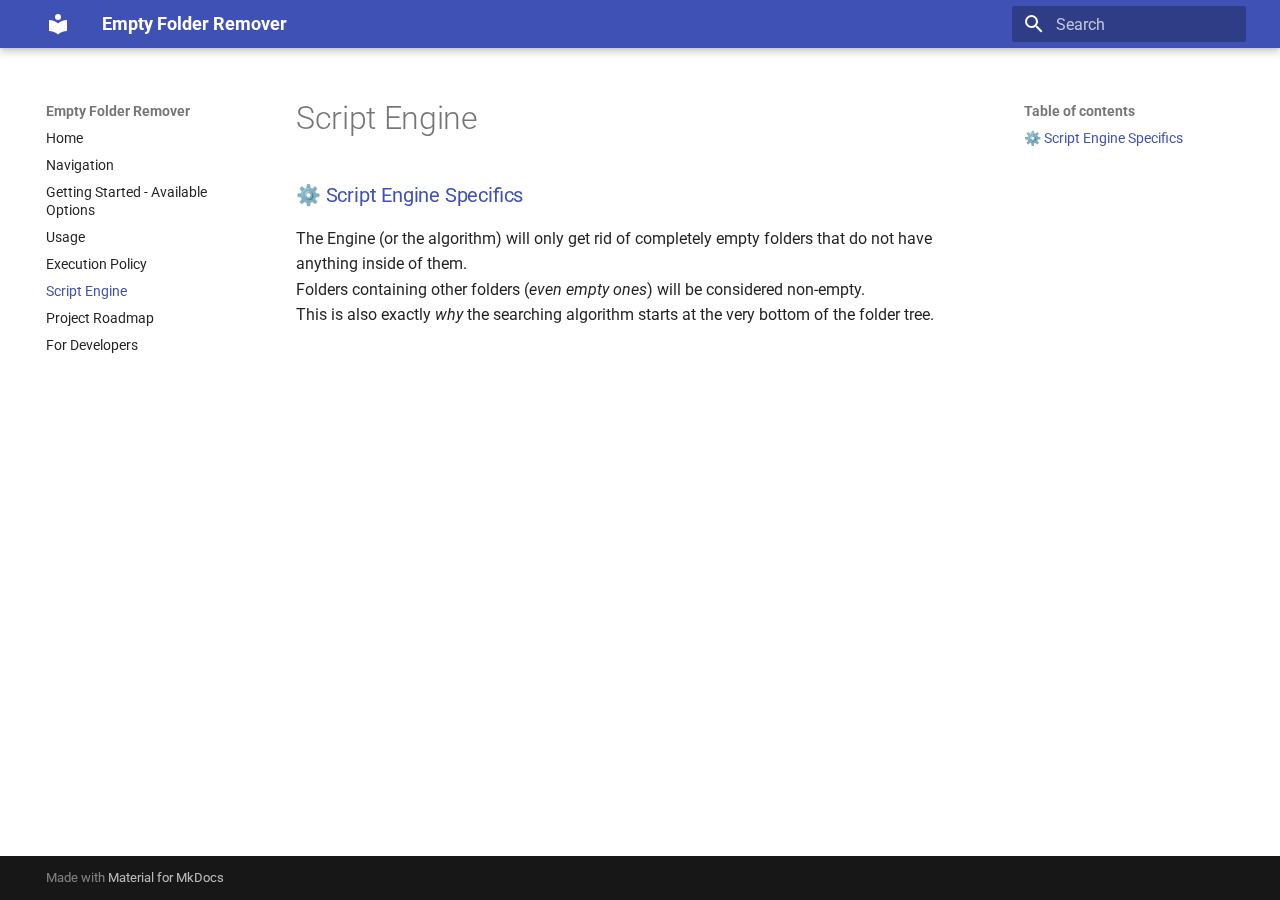
<file: script-engine/index.html>
<!doctype html>
<html lang="en" class="no-js">
  <head>
    
      <meta charset="utf-8">
      <meta name="viewport" content="width=device-width,initial-scale=1">
      
      
      
      
        <link rel="prev" href="../execution-policy/">
      
      
        <link rel="next" href="../project-roadmap/">
      
      
        
      
      
      <link rel="icon" href="../assets/images/favicon.png">
      <meta name="generator" content="mkdocs-1.6.1, mkdocs-material-9.7.0">
    
    
      
        <title>Script Engine - Empty Folder Remover</title>
      
    
    
      <link rel="stylesheet" href="../assets/stylesheets/main.618322db.min.css">
      
      


    
    
      
    
    
      
        
        
        <link rel="preconnect" href="https://fonts.gstatic.com" crossorigin>
        <link rel="stylesheet" href="https://fonts.googleapis.com/css?family=Roboto:300,300i,400,400i,700,700i%7CRoboto+Mono:400,400i,700,700i&display=fallback">
        <style>:root{--md-text-font:"Roboto";--md-code-font:"Roboto Mono"}</style>
      
    
    
    <script>__md_scope=new URL("..",location),__md_hash=e=>[...e].reduce(((e,_)=>(e<<5)-e+_.charCodeAt(0)),0),__md_get=(e,_=localStorage,t=__md_scope)=>JSON.parse(_.getItem(t.pathname+"."+e)),__md_set=(e,_,t=localStorage,a=__md_scope)=>{try{t.setItem(a.pathname+"."+e,JSON.stringify(_))}catch(e){}}</script>
    
      

    
    
  </head>
  
  
    <body dir="ltr">
  
    
    <input class="md-toggle" data-md-toggle="drawer" type="checkbox" id="__drawer" autocomplete="off">
    <input class="md-toggle" data-md-toggle="search" type="checkbox" id="__search" autocomplete="off">
    <label class="md-overlay" for="__drawer"></label>
    <div data-md-component="skip">
      
        
        <a href="#script-engine-specifics" class="md-skip">
          Skip to content
        </a>
      
    </div>
    <div data-md-component="announce">
      
    </div>
    
    
      

  

<header class="md-header md-header--shadow" data-md-component="header">
  <nav class="md-header__inner md-grid" aria-label="Header">
    <a href=".." title="Empty Folder Remover" class="md-header__button md-logo" aria-label="Empty Folder Remover" data-md-component="logo">
      
  
  <svg xmlns="http://www.w3.org/2000/svg" viewBox="0 0 24 24"><path d="M12 8a3 3 0 0 0 3-3 3 3 0 0 0-3-3 3 3 0 0 0-3 3 3 3 0 0 0 3 3m0 3.54C9.64 9.35 6.5 8 3 8v11c3.5 0 6.64 1.35 9 3.54 2.36-2.19 5.5-3.54 9-3.54V8c-3.5 0-6.64 1.35-9 3.54"/></svg>

    </a>
    <label class="md-header__button md-icon" for="__drawer">
      
      <svg xmlns="http://www.w3.org/2000/svg" viewBox="0 0 24 24"><path d="M3 6h18v2H3zm0 5h18v2H3zm0 5h18v2H3z"/></svg>
    </label>
    <div class="md-header__title" data-md-component="header-title">
      <div class="md-header__ellipsis">
        <div class="md-header__topic">
          <span class="md-ellipsis">
            Empty Folder Remover
          </span>
        </div>
        <div class="md-header__topic" data-md-component="header-topic">
          <span class="md-ellipsis">
            
              Script Engine
            
          </span>
        </div>
      </div>
    </div>
    
    
      <script>var palette=__md_get("__palette");if(palette&&palette.color){if("(prefers-color-scheme)"===palette.color.media){var media=matchMedia("(prefers-color-scheme: light)"),input=document.querySelector(media.matches?"[data-md-color-media='(prefers-color-scheme: light)']":"[data-md-color-media='(prefers-color-scheme: dark)']");palette.color.media=input.getAttribute("data-md-color-media"),palette.color.scheme=input.getAttribute("data-md-color-scheme"),palette.color.primary=input.getAttribute("data-md-color-primary"),palette.color.accent=input.getAttribute("data-md-color-accent")}for(var[key,value]of Object.entries(palette.color))document.body.setAttribute("data-md-color-"+key,value)}</script>
    
    
    
      
      
        <label class="md-header__button md-icon" for="__search">
          
          <svg xmlns="http://www.w3.org/2000/svg" viewBox="0 0 24 24"><path d="M9.5 3A6.5 6.5 0 0 1 16 9.5c0 1.61-.59 3.09-1.56 4.23l.27.27h.79l5 5-1.5 1.5-5-5v-.79l-.27-.27A6.52 6.52 0 0 1 9.5 16 6.5 6.5 0 0 1 3 9.5 6.5 6.5 0 0 1 9.5 3m0 2C7 5 5 7 5 9.5S7 14 9.5 14 14 12 14 9.5 12 5 9.5 5"/></svg>
        </label>
        <div class="md-search" data-md-component="search" role="dialog">
  <label class="md-search__overlay" for="__search"></label>
  <div class="md-search__inner" role="search">
    <form class="md-search__form" name="search">
      <input type="text" class="md-search__input" name="query" aria-label="Search" placeholder="Search" autocapitalize="off" autocorrect="off" autocomplete="off" spellcheck="false" data-md-component="search-query" required>
      <label class="md-search__icon md-icon" for="__search">
        
        <svg xmlns="http://www.w3.org/2000/svg" viewBox="0 0 24 24"><path d="M9.5 3A6.5 6.5 0 0 1 16 9.5c0 1.61-.59 3.09-1.56 4.23l.27.27h.79l5 5-1.5 1.5-5-5v-.79l-.27-.27A6.52 6.52 0 0 1 9.5 16 6.5 6.5 0 0 1 3 9.5 6.5 6.5 0 0 1 9.5 3m0 2C7 5 5 7 5 9.5S7 14 9.5 14 14 12 14 9.5 12 5 9.5 5"/></svg>
        
        <svg xmlns="http://www.w3.org/2000/svg" viewBox="0 0 24 24"><path d="M20 11v2H8l5.5 5.5-1.42 1.42L4.16 12l7.92-7.92L13.5 5.5 8 11z"/></svg>
      </label>
      <nav class="md-search__options" aria-label="Search">
        
        <button type="reset" class="md-search__icon md-icon" title="Clear" aria-label="Clear" tabindex="-1">
          
          <svg xmlns="http://www.w3.org/2000/svg" viewBox="0 0 24 24"><path d="M19 6.41 17.59 5 12 10.59 6.41 5 5 6.41 10.59 12 5 17.59 6.41 19 12 13.41 17.59 19 19 17.59 13.41 12z"/></svg>
        </button>
      </nav>
      
    </form>
    <div class="md-search__output">
      <div class="md-search__scrollwrap" tabindex="0" data-md-scrollfix>
        <div class="md-search-result" data-md-component="search-result">
          <div class="md-search-result__meta">
            Initializing search
          </div>
          <ol class="md-search-result__list" role="presentation"></ol>
        </div>
      </div>
    </div>
  </div>
</div>
      
    
    
  </nav>
  
</header>
    
    <div class="md-container" data-md-component="container">
      
      
        
          
        
      
      <main class="md-main" data-md-component="main">
        <div class="md-main__inner md-grid">
          
            
              
              <div class="md-sidebar md-sidebar--primary" data-md-component="sidebar" data-md-type="navigation" >
                <div class="md-sidebar__scrollwrap">
                  <div class="md-sidebar__inner">
                    



<nav class="md-nav md-nav--primary" aria-label="Navigation" data-md-level="0">
  <label class="md-nav__title" for="__drawer">
    <a href=".." title="Empty Folder Remover" class="md-nav__button md-logo" aria-label="Empty Folder Remover" data-md-component="logo">
      
  
  <svg xmlns="http://www.w3.org/2000/svg" viewBox="0 0 24 24"><path d="M12 8a3 3 0 0 0 3-3 3 3 0 0 0-3-3 3 3 0 0 0-3 3 3 3 0 0 0 3 3m0 3.54C9.64 9.35 6.5 8 3 8v11c3.5 0 6.64 1.35 9 3.54 2.36-2.19 5.5-3.54 9-3.54V8c-3.5 0-6.64 1.35-9 3.54"/></svg>

    </a>
    Empty Folder Remover
  </label>
  
  <ul class="md-nav__list" data-md-scrollfix>
    
      
      
  
  
  
  
    <li class="md-nav__item">
      <a href=".." class="md-nav__link">
        
  
  
  <span class="md-ellipsis">
    
  
    Home
  

    
  </span>
  
  

      </a>
    </li>
  

    
      
      
  
  
  
  
    <li class="md-nav__item">
      <a href="../navigation/" class="md-nav__link">
        
  
  
  <span class="md-ellipsis">
    
  
    Navigation
  

    
  </span>
  
  

      </a>
    </li>
  

    
      
      
  
  
  
  
    <li class="md-nav__item">
      <a href="../getting-started/" class="md-nav__link">
        
  
  
  <span class="md-ellipsis">
    
  
    Getting Started - Available Options
  

    
  </span>
  
  

      </a>
    </li>
  

    
      
      
  
  
  
  
    <li class="md-nav__item">
      <a href="../usage/" class="md-nav__link">
        
  
  
  <span class="md-ellipsis">
    
  
    Usage
  

    
  </span>
  
  

      </a>
    </li>
  

    
      
      
  
  
  
  
    <li class="md-nav__item">
      <a href="../execution-policy/" class="md-nav__link">
        
  
  
  <span class="md-ellipsis">
    
  
    Execution Policy
  

    
  </span>
  
  

      </a>
    </li>
  

    
      
      
  
  
    
  
  
  
    <li class="md-nav__item md-nav__item--active">
      
      <input class="md-nav__toggle md-toggle" type="checkbox" id="__toc">
      
      
      
        <label class="md-nav__link md-nav__link--active" for="__toc">
          
  
  
  <span class="md-ellipsis">
    
  
    Script Engine
  

    
  </span>
  
  

          <span class="md-nav__icon md-icon"></span>
        </label>
      
      <a href="./" class="md-nav__link md-nav__link--active">
        
  
  
  <span class="md-ellipsis">
    
  
    Script Engine
  

    
  </span>
  
  

      </a>
      
        

<nav class="md-nav md-nav--secondary" aria-label="Table of contents">
  
  
  
  
    <label class="md-nav__title" for="__toc">
      <span class="md-nav__icon md-icon"></span>
      Table of contents
    </label>
    <ul class="md-nav__list" data-md-component="toc" data-md-scrollfix>
      
        <li class="md-nav__item">
  <a href="#script-engine-specifics" class="md-nav__link">
    <span class="md-ellipsis">
      
        ⚙️ Script Engine Specifics
      
    </span>
  </a>
  
</li>
      
    </ul>
  
</nav>
      
    </li>
  

    
      
      
  
  
  
  
    <li class="md-nav__item">
      <a href="../project-roadmap/" class="md-nav__link">
        
  
  
  <span class="md-ellipsis">
    
  
    Project Roadmap
  

    
  </span>
  
  

      </a>
    </li>
  

    
      
      
  
  
  
  
    <li class="md-nav__item">
      <a href="../for-developers/" class="md-nav__link">
        
  
  
  <span class="md-ellipsis">
    
  
    For Developers
  

    
  </span>
  
  

      </a>
    </li>
  

    
  </ul>
</nav>
                  </div>
                </div>
              </div>
            
            
              
              <div class="md-sidebar md-sidebar--secondary" data-md-component="sidebar" data-md-type="toc" >
                <div class="md-sidebar__scrollwrap">
                  <div class="md-sidebar__inner">
                    

<nav class="md-nav md-nav--secondary" aria-label="Table of contents">
  
  
  
  
    <label class="md-nav__title" for="__toc">
      <span class="md-nav__icon md-icon"></span>
      Table of contents
    </label>
    <ul class="md-nav__list" data-md-component="toc" data-md-scrollfix>
      
        <li class="md-nav__item">
  <a href="#script-engine-specifics" class="md-nav__link">
    <span class="md-ellipsis">
      
        ⚙️ Script Engine Specifics
      
    </span>
  </a>
  
</li>
      
    </ul>
  
</nav>
                  </div>
                </div>
              </div>
            
          
          
            <div class="md-content" data-md-component="content">
              
              <article class="md-content__inner md-typeset">
                
                  



  <h1>Script Engine</h1>

<h3 id="script-engine-specifics"><a name="engine">⚙️ Script Engine Specifics</a></h3>
<p>The Engine (or the algorithm) will only get rid of completely empty folders that do not have anything inside of them. <br />
Folders containing other folders (<em>even empty ones</em>) will be considered non-empty. <br />
This is also exactly <em>why</em> the searching algorithm starts at the very bottom of the folder tree.   </p>












                
              </article>
            </div>
          
          
<script>var target=document.getElementById(location.hash.slice(1));target&&target.name&&(target.checked=target.name.startsWith("__tabbed_"))</script>
        </div>
        
      </main>
      
        <footer class="md-footer">
  
  <div class="md-footer-meta md-typeset">
    <div class="md-footer-meta__inner md-grid">
      <div class="md-copyright">
  
  
    Made with
    <a href="https://squidfunk.github.io/mkdocs-material/" target="_blank" rel="noopener">
      Material for MkDocs
    </a>
  
</div>
      
    </div>
  </div>
</footer>
      
    </div>
    <div class="md-dialog" data-md-component="dialog">
      <div class="md-dialog__inner md-typeset"></div>
    </div>
    
    
    
      
      
      <script id="__config" type="application/json">{"annotate": null, "base": "..", "features": [], "search": "../assets/javascripts/workers/search.7a47a382.min.js", "tags": null, "translations": {"clipboard.copied": "Copied to clipboard", "clipboard.copy": "Copy to clipboard", "search.result.more.one": "1 more on this page", "search.result.more.other": "# more on this page", "search.result.none": "No matching documents", "search.result.one": "1 matching document", "search.result.other": "# matching documents", "search.result.placeholder": "Type to start searching", "search.result.term.missing": "Missing", "select.version": "Select version"}, "version": null}</script>
    
    
      <script src="../assets/javascripts/bundle.e71a0d61.min.js"></script>
      
    
  </body>
</html>
</file>
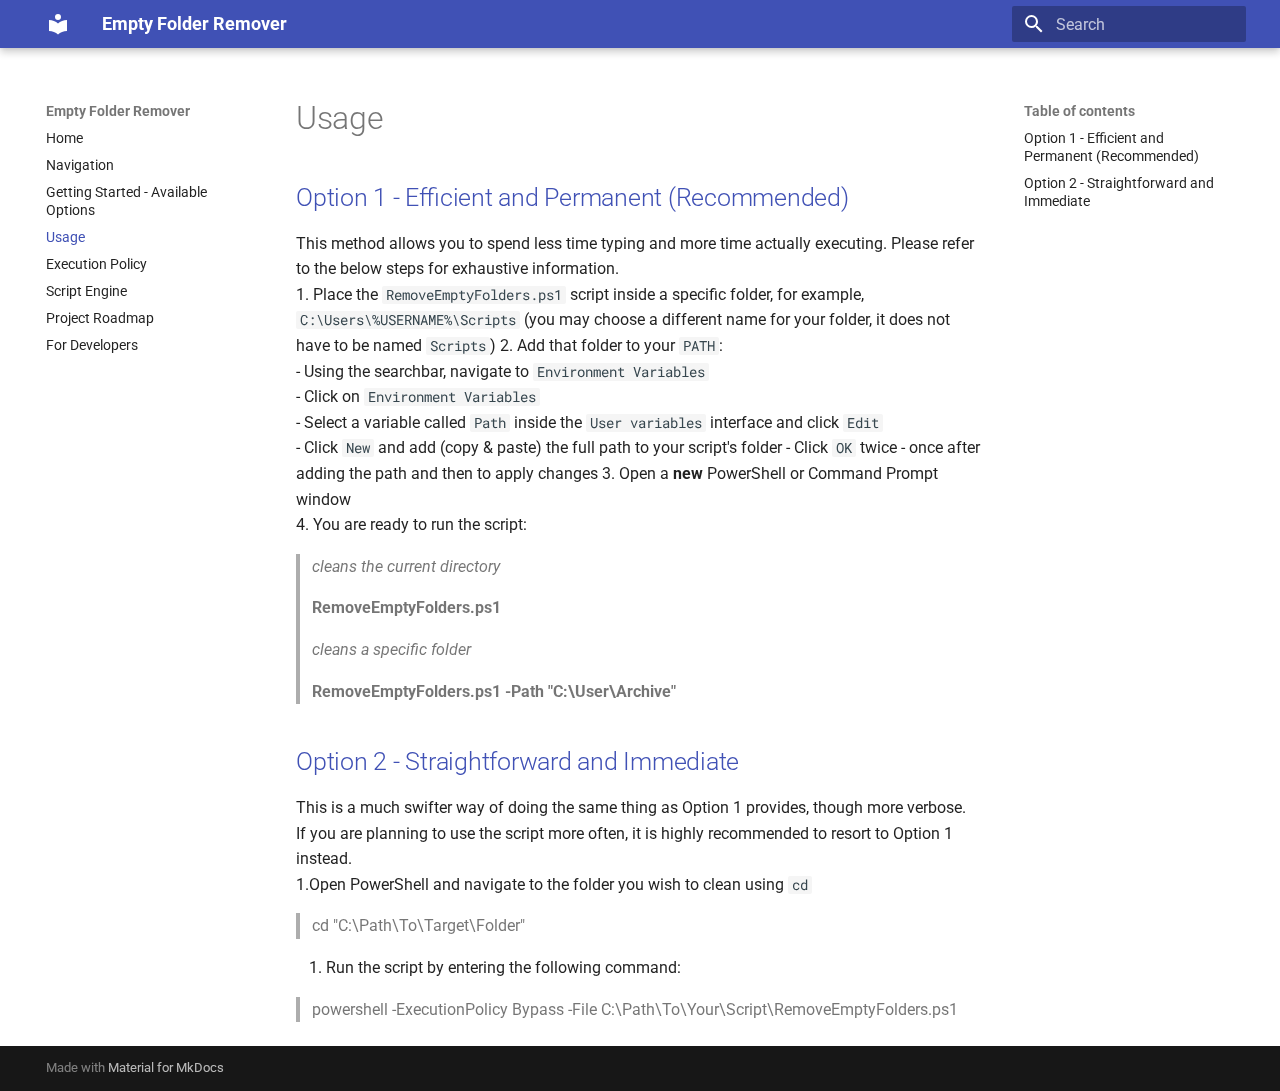
<file: usage/index.html>
<!doctype html>
<html lang="en" class="no-js">
  <head>
    
      <meta charset="utf-8">
      <meta name="viewport" content="width=device-width,initial-scale=1">
      
      
      
      
        <link rel="prev" href="../getting-started/">
      
      
        <link rel="next" href="../execution-policy/">
      
      
        
      
      
      <link rel="icon" href="../assets/images/favicon.png">
      <meta name="generator" content="mkdocs-1.6.1, mkdocs-material-9.7.0">
    
    
      
        <title>Usage - Empty Folder Remover</title>
      
    
    
      <link rel="stylesheet" href="../assets/stylesheets/main.618322db.min.css">
      
      


    
    
      
    
    
      
        
        
        <link rel="preconnect" href="https://fonts.gstatic.com" crossorigin>
        <link rel="stylesheet" href="https://fonts.googleapis.com/css?family=Roboto:300,300i,400,400i,700,700i%7CRoboto+Mono:400,400i,700,700i&display=fallback">
        <style>:root{--md-text-font:"Roboto";--md-code-font:"Roboto Mono"}</style>
      
    
    
    <script>__md_scope=new URL("..",location),__md_hash=e=>[...e].reduce(((e,_)=>(e<<5)-e+_.charCodeAt(0)),0),__md_get=(e,_=localStorage,t=__md_scope)=>JSON.parse(_.getItem(t.pathname+"."+e)),__md_set=(e,_,t=localStorage,a=__md_scope)=>{try{t.setItem(a.pathname+"."+e,JSON.stringify(_))}catch(e){}}</script>
    
      

    
    
  </head>
  
  
    <body dir="ltr">
  
    
    <input class="md-toggle" data-md-toggle="drawer" type="checkbox" id="__drawer" autocomplete="off">
    <input class="md-toggle" data-md-toggle="search" type="checkbox" id="__search" autocomplete="off">
    <label class="md-overlay" for="__drawer"></label>
    <div data-md-component="skip">
      
        
        <a href="#option-1-efficient-and-permanent-recommended" class="md-skip">
          Skip to content
        </a>
      
    </div>
    <div data-md-component="announce">
      
    </div>
    
    
      

  

<header class="md-header md-header--shadow" data-md-component="header">
  <nav class="md-header__inner md-grid" aria-label="Header">
    <a href=".." title="Empty Folder Remover" class="md-header__button md-logo" aria-label="Empty Folder Remover" data-md-component="logo">
      
  
  <svg xmlns="http://www.w3.org/2000/svg" viewBox="0 0 24 24"><path d="M12 8a3 3 0 0 0 3-3 3 3 0 0 0-3-3 3 3 0 0 0-3 3 3 3 0 0 0 3 3m0 3.54C9.64 9.35 6.5 8 3 8v11c3.5 0 6.64 1.35 9 3.54 2.36-2.19 5.5-3.54 9-3.54V8c-3.5 0-6.64 1.35-9 3.54"/></svg>

    </a>
    <label class="md-header__button md-icon" for="__drawer">
      
      <svg xmlns="http://www.w3.org/2000/svg" viewBox="0 0 24 24"><path d="M3 6h18v2H3zm0 5h18v2H3zm0 5h18v2H3z"/></svg>
    </label>
    <div class="md-header__title" data-md-component="header-title">
      <div class="md-header__ellipsis">
        <div class="md-header__topic">
          <span class="md-ellipsis">
            Empty Folder Remover
          </span>
        </div>
        <div class="md-header__topic" data-md-component="header-topic">
          <span class="md-ellipsis">
            
              Usage
            
          </span>
        </div>
      </div>
    </div>
    
    
      <script>var palette=__md_get("__palette");if(palette&&palette.color){if("(prefers-color-scheme)"===palette.color.media){var media=matchMedia("(prefers-color-scheme: light)"),input=document.querySelector(media.matches?"[data-md-color-media='(prefers-color-scheme: light)']":"[data-md-color-media='(prefers-color-scheme: dark)']");palette.color.media=input.getAttribute("data-md-color-media"),palette.color.scheme=input.getAttribute("data-md-color-scheme"),palette.color.primary=input.getAttribute("data-md-color-primary"),palette.color.accent=input.getAttribute("data-md-color-accent")}for(var[key,value]of Object.entries(palette.color))document.body.setAttribute("data-md-color-"+key,value)}</script>
    
    
    
      
      
        <label class="md-header__button md-icon" for="__search">
          
          <svg xmlns="http://www.w3.org/2000/svg" viewBox="0 0 24 24"><path d="M9.5 3A6.5 6.5 0 0 1 16 9.5c0 1.61-.59 3.09-1.56 4.23l.27.27h.79l5 5-1.5 1.5-5-5v-.79l-.27-.27A6.52 6.52 0 0 1 9.5 16 6.5 6.5 0 0 1 3 9.5 6.5 6.5 0 0 1 9.5 3m0 2C7 5 5 7 5 9.5S7 14 9.5 14 14 12 14 9.5 12 5 9.5 5"/></svg>
        </label>
        <div class="md-search" data-md-component="search" role="dialog">
  <label class="md-search__overlay" for="__search"></label>
  <div class="md-search__inner" role="search">
    <form class="md-search__form" name="search">
      <input type="text" class="md-search__input" name="query" aria-label="Search" placeholder="Search" autocapitalize="off" autocorrect="off" autocomplete="off" spellcheck="false" data-md-component="search-query" required>
      <label class="md-search__icon md-icon" for="__search">
        
        <svg xmlns="http://www.w3.org/2000/svg" viewBox="0 0 24 24"><path d="M9.5 3A6.5 6.5 0 0 1 16 9.5c0 1.61-.59 3.09-1.56 4.23l.27.27h.79l5 5-1.5 1.5-5-5v-.79l-.27-.27A6.52 6.52 0 0 1 9.5 16 6.5 6.5 0 0 1 3 9.5 6.5 6.5 0 0 1 9.5 3m0 2C7 5 5 7 5 9.5S7 14 9.5 14 14 12 14 9.5 12 5 9.5 5"/></svg>
        
        <svg xmlns="http://www.w3.org/2000/svg" viewBox="0 0 24 24"><path d="M20 11v2H8l5.5 5.5-1.42 1.42L4.16 12l7.92-7.92L13.5 5.5 8 11z"/></svg>
      </label>
      <nav class="md-search__options" aria-label="Search">
        
        <button type="reset" class="md-search__icon md-icon" title="Clear" aria-label="Clear" tabindex="-1">
          
          <svg xmlns="http://www.w3.org/2000/svg" viewBox="0 0 24 24"><path d="M19 6.41 17.59 5 12 10.59 6.41 5 5 6.41 10.59 12 5 17.59 6.41 19 12 13.41 17.59 19 19 17.59 13.41 12z"/></svg>
        </button>
      </nav>
      
    </form>
    <div class="md-search__output">
      <div class="md-search__scrollwrap" tabindex="0" data-md-scrollfix>
        <div class="md-search-result" data-md-component="search-result">
          <div class="md-search-result__meta">
            Initializing search
          </div>
          <ol class="md-search-result__list" role="presentation"></ol>
        </div>
      </div>
    </div>
  </div>
</div>
      
    
    
  </nav>
  
</header>
    
    <div class="md-container" data-md-component="container">
      
      
        
          
        
      
      <main class="md-main" data-md-component="main">
        <div class="md-main__inner md-grid">
          
            
              
              <div class="md-sidebar md-sidebar--primary" data-md-component="sidebar" data-md-type="navigation" >
                <div class="md-sidebar__scrollwrap">
                  <div class="md-sidebar__inner">
                    



<nav class="md-nav md-nav--primary" aria-label="Navigation" data-md-level="0">
  <label class="md-nav__title" for="__drawer">
    <a href=".." title="Empty Folder Remover" class="md-nav__button md-logo" aria-label="Empty Folder Remover" data-md-component="logo">
      
  
  <svg xmlns="http://www.w3.org/2000/svg" viewBox="0 0 24 24"><path d="M12 8a3 3 0 0 0 3-3 3 3 0 0 0-3-3 3 3 0 0 0-3 3 3 3 0 0 0 3 3m0 3.54C9.64 9.35 6.5 8 3 8v11c3.5 0 6.64 1.35 9 3.54 2.36-2.19 5.5-3.54 9-3.54V8c-3.5 0-6.64 1.35-9 3.54"/></svg>

    </a>
    Empty Folder Remover
  </label>
  
  <ul class="md-nav__list" data-md-scrollfix>
    
      
      
  
  
  
  
    <li class="md-nav__item">
      <a href=".." class="md-nav__link">
        
  
  
  <span class="md-ellipsis">
    
  
    Home
  

    
  </span>
  
  

      </a>
    </li>
  

    
      
      
  
  
  
  
    <li class="md-nav__item">
      <a href="../navigation/" class="md-nav__link">
        
  
  
  <span class="md-ellipsis">
    
  
    Navigation
  

    
  </span>
  
  

      </a>
    </li>
  

    
      
      
  
  
  
  
    <li class="md-nav__item">
      <a href="../getting-started/" class="md-nav__link">
        
  
  
  <span class="md-ellipsis">
    
  
    Getting Started - Available Options
  

    
  </span>
  
  

      </a>
    </li>
  

    
      
      
  
  
    
  
  
  
    <li class="md-nav__item md-nav__item--active">
      
      <input class="md-nav__toggle md-toggle" type="checkbox" id="__toc">
      
      
      
        <label class="md-nav__link md-nav__link--active" for="__toc">
          
  
  
  <span class="md-ellipsis">
    
  
    Usage
  

    
  </span>
  
  

          <span class="md-nav__icon md-icon"></span>
        </label>
      
      <a href="./" class="md-nav__link md-nav__link--active">
        
  
  
  <span class="md-ellipsis">
    
  
    Usage
  

    
  </span>
  
  

      </a>
      
        

<nav class="md-nav md-nav--secondary" aria-label="Table of contents">
  
  
  
  
    <label class="md-nav__title" for="__toc">
      <span class="md-nav__icon md-icon"></span>
      Table of contents
    </label>
    <ul class="md-nav__list" data-md-component="toc" data-md-scrollfix>
      
        <li class="md-nav__item">
  <a href="#option-1-efficient-and-permanent-recommended" class="md-nav__link">
    <span class="md-ellipsis">
      
        Option 1 - Efficient and Permanent (Recommended)
      
    </span>
  </a>
  
</li>
      
        <li class="md-nav__item">
  <a href="#option-2-straightforward-and-immediate" class="md-nav__link">
    <span class="md-ellipsis">
      
        Option 2 - Straightforward and Immediate
      
    </span>
  </a>
  
</li>
      
    </ul>
  
</nav>
      
    </li>
  

    
      
      
  
  
  
  
    <li class="md-nav__item">
      <a href="../execution-policy/" class="md-nav__link">
        
  
  
  <span class="md-ellipsis">
    
  
    Execution Policy
  

    
  </span>
  
  

      </a>
    </li>
  

    
      
      
  
  
  
  
    <li class="md-nav__item">
      <a href="../script-engine/" class="md-nav__link">
        
  
  
  <span class="md-ellipsis">
    
  
    Script Engine
  

    
  </span>
  
  

      </a>
    </li>
  

    
      
      
  
  
  
  
    <li class="md-nav__item">
      <a href="../project-roadmap/" class="md-nav__link">
        
  
  
  <span class="md-ellipsis">
    
  
    Project Roadmap
  

    
  </span>
  
  

      </a>
    </li>
  

    
      
      
  
  
  
  
    <li class="md-nav__item">
      <a href="../for-developers/" class="md-nav__link">
        
  
  
  <span class="md-ellipsis">
    
  
    For Developers
  

    
  </span>
  
  

      </a>
    </li>
  

    
  </ul>
</nav>
                  </div>
                </div>
              </div>
            
            
              
              <div class="md-sidebar md-sidebar--secondary" data-md-component="sidebar" data-md-type="toc" >
                <div class="md-sidebar__scrollwrap">
                  <div class="md-sidebar__inner">
                    

<nav class="md-nav md-nav--secondary" aria-label="Table of contents">
  
  
  
  
    <label class="md-nav__title" for="__toc">
      <span class="md-nav__icon md-icon"></span>
      Table of contents
    </label>
    <ul class="md-nav__list" data-md-component="toc" data-md-scrollfix>
      
        <li class="md-nav__item">
  <a href="#option-1-efficient-and-permanent-recommended" class="md-nav__link">
    <span class="md-ellipsis">
      
        Option 1 - Efficient and Permanent (Recommended)
      
    </span>
  </a>
  
</li>
      
        <li class="md-nav__item">
  <a href="#option-2-straightforward-and-immediate" class="md-nav__link">
    <span class="md-ellipsis">
      
        Option 2 - Straightforward and Immediate
      
    </span>
  </a>
  
</li>
      
    </ul>
  
</nav>
                  </div>
                </div>
              </div>
            
          
          
            <div class="md-content" data-md-component="content">
              
              <article class="md-content__inner md-typeset">
                
                  



  <h1>Usage</h1>

<h2 id="option-1-efficient-and-permanent-recommended"><a name="opt1">Option 1 - Efficient and Permanent (Recommended) </a></h2>
<p>This method allows you to spend less time typing and more time actually executing. Please refer to the below steps for exhaustive information.<br />
1. Place the <code>RemoveEmptyFolders.ps1</code> script inside a specific folder, for example, <code>C:\Users\%USERNAME%\Scripts</code> (you may choose a different name for your folder, it does not have to be named <code>Scripts</code>)
2. Add that folder to your <code>PATH</code>:<br />
- Using the searchbar, navigate to <code>Environment Variables</code><br />
- Click on <code>Environment Variables</code><br />
- Select a variable called <code>Path</code> inside the <code>User variables</code> interface and click <code>Edit</code><br />
- Click <code>New</code> and add (copy &amp; paste) the full path to your script's folder
- Click <code>OK</code> twice - once after adding the path and then to apply changes
3. Open a <strong>new</strong> PowerShell or Command Prompt window<br />
4. You are ready to run the script:</p>
<blockquote>
<p><em>cleans the current directory</em></p>
<p><strong>RemoveEmptyFolders.ps1</strong></p>
<p><em>cleans a specific folder</em></p>
<p><strong>RemoveEmptyFolders.ps1 -Path "C:\User\Archive"</strong>  </p>
</blockquote>
<h2 id="option-2-straightforward-and-immediate"><a name="opt2">Option 2 - Straightforward and Immediate </a></h2>
<p>This is a much swifter way of doing the same thing as Option 1 provides, though more verbose. <br />
If you are planning to use the script more often, it is highly recommended to resort to Option 1 instead.  <br>
1.Open PowerShell and navigate to the folder you wish to clean using <code>cd</code>  <br></p>
<blockquote>
<p>cd "C:\Path\To\Target\Folder"   <br></p>
</blockquote>
<ol>
<li>Run the script by entering the following command:   <br></li>
</ol>
<blockquote>
<p>powershell -ExecutionPolicy Bypass -File C:\Path\To\Your\Script\RemoveEmptyFolders.ps1  <br></p>
</blockquote>












                
              </article>
            </div>
          
          
<script>var target=document.getElementById(location.hash.slice(1));target&&target.name&&(target.checked=target.name.startsWith("__tabbed_"))</script>
        </div>
        
      </main>
      
        <footer class="md-footer">
  
  <div class="md-footer-meta md-typeset">
    <div class="md-footer-meta__inner md-grid">
      <div class="md-copyright">
  
  
    Made with
    <a href="https://squidfunk.github.io/mkdocs-material/" target="_blank" rel="noopener">
      Material for MkDocs
    </a>
  
</div>
      
    </div>
  </div>
</footer>
      
    </div>
    <div class="md-dialog" data-md-component="dialog">
      <div class="md-dialog__inner md-typeset"></div>
    </div>
    
    
    
      
      
      <script id="__config" type="application/json">{"annotate": null, "base": "..", "features": [], "search": "../assets/javascripts/workers/search.7a47a382.min.js", "tags": null, "translations": {"clipboard.copied": "Copied to clipboard", "clipboard.copy": "Copy to clipboard", "search.result.more.one": "1 more on this page", "search.result.more.other": "# more on this page", "search.result.none": "No matching documents", "search.result.one": "1 matching document", "search.result.other": "# matching documents", "search.result.placeholder": "Type to start searching", "search.result.term.missing": "Missing", "select.version": "Select version"}, "version": null}</script>
    
    
      <script src="../assets/javascripts/bundle.e71a0d61.min.js"></script>
      
    
  </body>
</html>
</file>
<file: assets/stylesheets/main.618322db.min.css>
@charset "UTF-8";html{-webkit-text-size-adjust:none;-moz-text-size-adjust:none;text-size-adjust:none;box-sizing:border-box}*,:after,:before{box-sizing:inherit}@media (prefers-reduced-motion){*,:after,:before{transition:none!important}}body{margin:0}a,button,input,label{-webkit-tap-highlight-color:transparent}a{color:inherit;text-decoration:none}hr{border:0;box-sizing:initial;display:block;height:.05rem;overflow:visible;padding:0}small{font-size:80%}sub,sup{line-height:1em}img{border-style:none}table{border-collapse:initial;border-spacing:0}td,th{font-weight:400;vertical-align:top}button{background:#0000;border:0;font-family:inherit;font-size:inherit;margin:0;padding:0}input{border:0;outline:none}:root{--md-primary-fg-color:#4051b5;--md-primary-fg-color--light:#5d6cc0;--md-primary-fg-color--dark:#303fa1;--md-primary-bg-color:#fff;--md-primary-bg-color--light:#ffffffb3;--md-accent-fg-color:#526cfe;--md-accent-fg-color--transparent:#526cfe1a;--md-accent-bg-color:#fff;--md-accent-bg-color--light:#ffffffb3}[data-md-color-scheme=default]{color-scheme:light}[data-md-color-scheme=default] img[src$="#gh-dark-mode-only"],[data-md-color-scheme=default] img[src$="#only-dark"]{display:none}:root,[data-md-color-scheme=default]{--md-hue:225deg;--md-default-fg-color:#000000de;--md-default-fg-color--light:#0000008a;--md-default-fg-color--lighter:#00000052;--md-default-fg-color--lightest:#00000012;--md-default-bg-color:#fff;--md-default-bg-color--light:#ffffffb3;--md-default-bg-color--lighter:#ffffff4d;--md-default-bg-color--lightest:#ffffff1f;--md-code-fg-color:#36464e;--md-code-bg-color:#f5f5f5;--md-code-bg-color--light:#f5f5f5b3;--md-code-bg-color--lighter:#f5f5f54d;--md-code-hl-color:#4287ff;--md-code-hl-color--light:#4287ff1a;--md-code-hl-number-color:#d52a2a;--md-code-hl-special-color:#db1457;--md-code-hl-function-color:#a846b9;--md-code-hl-constant-color:#6e59d9;--md-code-hl-keyword-color:#3f6ec6;--md-code-hl-string-color:#1c7d4d;--md-code-hl-name-color:var(--md-code-fg-color);--md-code-hl-operator-color:var(--md-default-fg-color--light);--md-code-hl-punctuation-color:var(--md-default-fg-color--light);--md-code-hl-comment-color:var(--md-default-fg-color--light);--md-code-hl-generic-color:var(--md-default-fg-color--light);--md-code-hl-variable-color:var(--md-default-fg-color--light);--md-typeset-color:var(--md-default-fg-color);--md-typeset-a-color:var(--md-primary-fg-color);--md-typeset-del-color:#f5503d26;--md-typeset-ins-color:#0bd57026;--md-typeset-kbd-color:#fafafa;--md-typeset-kbd-accent-color:#fff;--md-typeset-kbd-border-color:#b8b8b8;--md-typeset-mark-color:#ffff0080;--md-typeset-table-color:#0000001f;--md-typeset-table-color--light:rgba(0,0,0,.035);--md-admonition-fg-color:var(--md-default-fg-color);--md-admonition-bg-color:var(--md-default-bg-color);--md-warning-fg-color:#000000de;--md-warning-bg-color:#ff9;--md-footer-fg-color:#fff;--md-footer-fg-color--light:#ffffffb3;--md-footer-fg-color--lighter:#ffffff73;--md-footer-bg-color:#000000de;--md-footer-bg-color--dark:#00000052;--md-shadow-z1:0 0.2rem 0.5rem #0000000d,0 0 0.05rem #0000001a;--md-shadow-z2:0 0.2rem 0.5rem #0000001a,0 0 0.05rem #00000040;--md-shadow-z3:0 0.2rem 0.5rem #0003,0 0 0.05rem #00000059}.md-icon svg{fill:currentcolor;display:block;height:1.2rem;width:1.2rem}body{-webkit-font-smoothing:antialiased;-moz-osx-font-smoothing:grayscale;--md-text-font-family:var(--md-text-font,_),-apple-system,BlinkMacSystemFont,Helvetica,Arial,sans-serif;--md-code-font-family:var(--md-code-font,_),SFMono-Regular,Consolas,Menlo,monospace}aside,body,input{font-feature-settings:"kern","liga";color:var(--md-typeset-color);font-family:var(--md-text-font-family)}code,kbd,pre{font-feature-settings:"kern";font-family:var(--md-code-font-family)}:root{--md-typeset-table-sort-icon:url('data:image/svg+xml;charset=utf-8,<svg xmlns="http://www.w3.org/2000/svg" viewBox="0 0 24 24"><path d="m18 21-4-4h3V7h-3l4-4 4 4h-3v10h3M2 19v-2h10v2M2 13v-2h7v2M2 7V5h4v2z"/></svg>');--md-typeset-table-sort-icon--asc:url('data:image/svg+xml;charset=utf-8,<svg xmlns="http://www.w3.org/2000/svg" viewBox="0 0 24 24"><path d="M19 17h3l-4 4-4-4h3V3h2M2 17h10v2H2M6 5v2H2V5m0 6h7v2H2z"/></svg>');--md-typeset-table-sort-icon--desc:url('data:image/svg+xml;charset=utf-8,<svg xmlns="http://www.w3.org/2000/svg" viewBox="0 0 24 24"><path d="M19 7h3l-4-4-4 4h3v14h2M2 17h10v2H2M6 5v2H2V5m0 6h7v2H2z"/></svg>')}.md-typeset{-webkit-print-color-adjust:exact;color-adjust:exact;font-size:.8rem;line-height:1.6;overflow-wrap:break-word}@media print{.md-typeset{font-size:.68rem}}.md-typeset blockquote,.md-typeset dl,.md-typeset figure,.md-typeset ol,.md-typeset pre,.md-typeset ul{margin-bottom:1em;margin-top:1em}.md-typeset h1{color:var(--md-default-fg-color--light);font-size:2em;line-height:1.3;margin:0 0 1.25em}.md-typeset h1,.md-typeset h2{font-weight:300;letter-spacing:-.01em}.md-typeset h2{font-size:1.5625em;line-height:1.4;margin:1.6em 0 .64em}.md-typeset h3{font-size:1.25em;font-weight:400;letter-spacing:-.01em;line-height:1.5;margin:1.6em 0 .8em}.md-typeset h2+h3{margin-top:.8em}.md-typeset h4{font-weight:700;letter-spacing:-.01em;margin:1em 0}.md-typeset h5,.md-typeset h6{color:var(--md-default-fg-color--light);font-size:.8em;font-weight:700;letter-spacing:-.01em;margin:1.25em 0}.md-typeset h5{text-transform:uppercase}.md-typeset h5 code{text-transform:none}.md-typeset hr{border-bottom:.05rem solid var(--md-default-fg-color--lightest);display:flow-root;margin:1.5em 0}.md-typeset a{color:var(--md-typeset-a-color);word-break:break-word}.md-typeset a,.md-typeset a:before{transition:color 125ms}.md-typeset a:focus,.md-typeset a:hover{color:var(--md-accent-fg-color)}.md-typeset a:focus code,.md-typeset a:hover code{background-color:var(--md-accent-fg-color--transparent);color:var(--md-accent-fg-color)}.md-typeset a code{color:var(--md-typeset-a-color)}.md-typeset a.focus-visible{outline-color:var(--md-accent-fg-color);outline-offset:.2rem}.md-typeset code,.md-typeset kbd,.md-typeset pre{color:var(--md-code-fg-color);direction:ltr;font-variant-ligatures:none;transition:background-color 125ms}@media print{.md-typeset code,.md-typeset kbd,.md-typeset pre{white-space:pre-wrap}}.md-typeset code{background-color:var(--md-code-bg-color);border-radius:.1rem;-webkit-box-decoration-break:clone;box-decoration-break:clone;font-size:.85em;padding:0 .2941176471em;transition:color 125ms,background-color 125ms;word-break:break-word}.md-typeset code:not(.focus-visible){-webkit-tap-highlight-color:transparent;outline:none}.md-typeset pre{display:flow-root;line-height:1.4;position:relative}.md-typeset pre>code{-webkit-box-decoration-break:slice;box-decoration-break:slice;box-shadow:none;display:block;margin:0;outline-color:var(--md-accent-fg-color);overflow:auto;padding:.7720588235em 1.1764705882em;scrollbar-color:var(--md-default-fg-color--lighter) #0000;scrollbar-width:thin;touch-action:auto;word-break:normal}.md-typeset pre>code:hover{scrollbar-color:var(--md-accent-fg-color) #0000}.md-typeset pre>code::-webkit-scrollbar{height:.2rem;width:.2rem}.md-typeset pre>code::-webkit-scrollbar-thumb{background-color:var(--md-default-fg-color--lighter)}.md-typeset pre>code::-webkit-scrollbar-thumb:hover{background-color:var(--md-accent-fg-color)}.md-typeset kbd{background-color:var(--md-typeset-kbd-color);border-radius:.1rem;box-shadow:0 .1rem 0 .05rem var(--md-typeset-kbd-border-color),0 .1rem 0 var(--md-typeset-kbd-border-color),0 -.1rem .2rem var(--md-typeset-kbd-accent-color) inset;color:var(--md-default-fg-color);display:inline-block;font-size:.75em;padding:0 .6666666667em;vertical-align:text-top;word-break:break-word}.md-typeset mark{background-color:var(--md-typeset-mark-color);-webkit-box-decoration-break:clone;box-decoration-break:clone;color:inherit;word-break:break-word}.md-typeset abbr{cursor:help;text-decoration:none}.md-typeset [data-preview],.md-typeset abbr{border-bottom:.05rem dotted var(--md-default-fg-color--light)}.md-typeset small{opacity:.75}[dir=ltr] .md-typeset sub,[dir=ltr] .md-typeset sup{margin-left:.078125em}[dir=rtl] .md-typeset sub,[dir=rtl] .md-typeset sup{margin-right:.078125em}[dir=ltr] .md-typeset blockquote{padding-left:.6rem}[dir=rtl] .md-typeset blockquote{padding-right:.6rem}[dir=ltr] .md-typeset blockquote{border-left:.2rem solid var(--md-default-fg-color--lighter)}[dir=rtl] .md-typeset blockquote{border-right:.2rem solid var(--md-default-fg-color--lighter)}.md-typeset blockquote{color:var(--md-default-fg-color--light);margin-left:0;margin-right:0}.md-typeset ul{list-style-type:disc}.md-typeset ul[type]{list-style-type:revert-layer}[dir=ltr] .md-typeset ol,[dir=ltr] .md-typeset ul{margin-left:.625em}[dir=rtl] .md-typeset ol,[dir=rtl] .md-typeset ul{margin-right:.625em}.md-typeset ol,.md-typeset ul{padding:0}.md-typeset ol:not([hidden]),.md-typeset ul:not([hidden]){display:flow-root}.md-typeset ol ol,.md-typeset ul ol{list-style-type:lower-alpha}.md-typeset ol ol ol,.md-typeset ul ol ol{list-style-type:lower-roman}.md-typeset ol ol ol ol,.md-typeset ul ol ol ol{list-style-type:upper-alpha}.md-typeset ol ol ol ol ol,.md-typeset ul ol ol ol ol{list-style-type:upper-roman}.md-typeset ol[type],.md-typeset ul[type]{list-style-type:revert-layer}[dir=ltr] .md-typeset ol li,[dir=ltr] .md-typeset ul li{margin-left:1.25em}[dir=rtl] .md-typeset ol li,[dir=rtl] .md-typeset ul li{margin-right:1.25em}.md-typeset ol li,.md-typeset ul li{margin-bottom:.5em}.md-typeset ol li blockquote,.md-typeset ol li p,.md-typeset ul li blockquote,.md-typeset ul li p{margin:.5em 0}.md-typeset ol li:last-child,.md-typeset ul li:last-child{margin-bottom:0}[dir=ltr] .md-typeset ol li ol,[dir=ltr] .md-typeset ol li ul,[dir=ltr] .md-typeset ul li ol,[dir=ltr] .md-typeset ul li ul{margin-left:.625em}[dir=rtl] .md-typeset ol li ol,[dir=rtl] .md-typeset ol li ul,[dir=rtl] .md-typeset ul li ol,[dir=rtl] .md-typeset ul li ul{margin-right:.625em}.md-typeset ol li ol,.md-typeset ol li ul,.md-typeset ul li ol,.md-typeset ul li ul{margin-bottom:.5em;margin-top:.5em}[dir=ltr] .md-typeset dd{margin-left:1.875em}[dir=rtl] .md-typeset dd{margin-right:1.875em}.md-typeset dd{margin-bottom:1.5em;margin-top:1em}.md-typeset img,.md-typeset svg,.md-typeset video{height:auto;max-width:100%}.md-typeset img[align=left]{margin:1em 1em 1em 0}.md-typeset img[align=right]{margin:1em 0 1em 1em}.md-typeset img[align]:only-child{margin-top:0}.md-typeset figure{display:flow-root;margin:1em auto;max-width:100%;text-align:center;width:fit-content}.md-typeset figure img{display:block;margin:0 auto}.md-typeset figcaption{font-style:italic;margin:1em auto;max-width:24rem}.md-typeset iframe{max-width:100%}.md-typeset table:not([class]){background-color:var(--md-default-bg-color);border:.05rem solid var(--md-typeset-table-color);border-radius:.1rem;display:inline-block;font-size:.64rem;max-width:100%;overflow:auto;touch-action:auto}@media print{.md-typeset table:not([class]){display:table}}.md-typeset table:not([class])+*{margin-top:1.5em}.md-typeset table:not([class]) td>:first-child,.md-typeset table:not([class]) th>:first-child{margin-top:0}.md-typeset table:not([class]) td>:last-child,.md-typeset table:not([class]) th>:last-child{margin-bottom:0}.md-typeset table:not([class]) td:not([align]),.md-typeset table:not([class]) th:not([align]){text-align:left}[dir=rtl] .md-typeset table:not([class]) td:not([align]),[dir=rtl] .md-typeset table:not([class]) th:not([align]){text-align:right}.md-typeset table:not([class]) th{font-weight:700;min-width:5rem;padding:.9375em 1.25em;vertical-align:top}.md-typeset table:not([class]) td{border-top:.05rem solid var(--md-typeset-table-color);padding:.9375em 1.25em;vertical-align:top}.md-typeset table:not([class]) tbody tr{transition:background-color 125ms}.md-typeset table:not([class]) tbody tr:hover{background-color:var(--md-typeset-table-color--light);box-shadow:0 .05rem 0 var(--md-default-bg-color) inset}.md-typeset table:not([class]) a{word-break:normal}.md-typeset table th[role=columnheader]{cursor:pointer}[dir=ltr] .md-typeset table th[role=columnheader]:after{margin-left:.5em}[dir=rtl] .md-typeset table th[role=columnheader]:after{margin-right:.5em}.md-typeset table th[role=columnheader]:after{content:"";display:inline-block;height:1.2em;-webkit-mask-image:var(--md-typeset-table-sort-icon);mask-image:var(--md-typeset-table-sort-icon);-webkit-mask-repeat:no-repeat;mask-repeat:no-repeat;-webkit-mask-size:contain;mask-size:contain;transition:background-color 125ms;vertical-align:text-bottom;width:1.2em}.md-typeset table th[role=columnheader]:hover:after{background-color:var(--md-default-fg-color--lighter)}.md-typeset table th[role=columnheader][aria-sort=ascending]:after{background-color:var(--md-default-fg-color--light);-webkit-mask-image:var(--md-typeset-table-sort-icon--asc);mask-image:var(--md-typeset-table-sort-icon--asc)}.md-typeset table th[role=columnheader][aria-sort=descending]:after{background-color:var(--md-default-fg-color--light);-webkit-mask-image:var(--md-typeset-table-sort-icon--desc);mask-image:var(--md-typeset-table-sort-icon--desc)}.md-typeset__scrollwrap{margin:1em -.8rem;overflow-x:auto;touch-action:auto}.md-typeset__table{display:inline-block;margin-bottom:.5em;padding:0 .8rem}@media print{.md-typeset__table{display:block}}html .md-typeset__table table{display:table;margin:0;overflow:hidden;width:100%}@media screen and (max-width:44.984375em){.md-content__inner>pre{margin:1em -.8rem}.md-content__inner>pre code{border-radius:0}}.md-typeset .md-author{border-radius:100%;display:block;flex-shrink:0;height:1.6rem;overflow:hidden;position:relative;transition:color 125ms,transform 125ms;width:1.6rem}.md-typeset .md-author img{display:block}.md-typeset .md-author--more{background:var(--md-default-fg-color--lightest);color:var(--md-default-fg-color--lighter);font-size:.6rem;font-weight:700;line-height:1.6rem;text-align:center}.md-typeset .md-author--long{height:2.4rem;width:2.4rem}.md-typeset a.md-author{transform:scale(1)}.md-typeset a.md-author img{border-radius:100%;filter:grayscale(100%) opacity(75%);transition:filter 125ms}.md-typeset a.md-author:focus,.md-typeset a.md-author:hover{transform:scale(1.1);z-index:1}.md-typeset a.md-author:focus img,.md-typeset a.md-author:hover img{filter:grayscale(0)}.md-banner{background-color:var(--md-footer-bg-color);color:var(--md-footer-fg-color);overflow:auto}@media print{.md-banner{display:none}}.md-banner--warning{background-color:var(--md-warning-bg-color);color:var(--md-warning-fg-color)}.md-banner__inner{font-size:.7rem;margin:.6rem auto;padding:0 .8rem}[dir=ltr] .md-banner__button{float:right}[dir=rtl] .md-banner__button{float:left}.md-banner__button{color:inherit;cursor:pointer;transition:opacity .25s}.no-js .md-banner__button{display:none}.md-banner__button:hover{opacity:.7}html{font-size:125%;height:100%;overflow-x:hidden}@media screen and (min-width:100em){html{font-size:137.5%}}@media screen and (min-width:125em){html{font-size:150%}}body{background-color:var(--md-default-bg-color);display:flex;flex-direction:column;font-size:.5rem;min-height:100%;position:relative;width:100%}@media print{body{display:block}}@media screen and (max-width:59.984375em){body[data-md-scrolllock]{position:fixed}}.md-grid{margin-left:auto;margin-right:auto;max-width:61rem}.md-container{display:flex;flex-direction:column;flex-grow:1}@media print{.md-container{display:block}}.md-main{flex-grow:1}.md-main__inner{display:flex;height:100%;margin-top:1.5rem}.md-ellipsis{overflow:hidden;text-overflow:ellipsis}.md-toggle{display:none}.md-option{height:0;opacity:0;position:absolute;width:0}.md-option:checked+label:not([hidden]){display:block}.md-option.focus-visible+label{outline-color:var(--md-accent-fg-color);outline-style:auto}.md-skip{background-color:var(--md-default-fg-color);border-radius:.1rem;color:var(--md-default-bg-color);font-size:.64rem;margin:.5rem;opacity:0;outline-color:var(--md-accent-fg-color);padding:.3rem .5rem;position:fixed;transform:translateY(.4rem);z-index:-1}.md-skip:focus{opacity:1;transform:translateY(0);transition:transform .25s cubic-bezier(.4,0,.2,1),opacity 175ms 75ms;z-index:10}@page{margin:25mm}:root{--md-clipboard-icon:url('data:image/svg+xml;charset=utf-8,<svg xmlns="http://www.w3.org/2000/svg" viewBox="0 0 24 24"><path d="M19 21H8V7h11m0-2H8a2 2 0 0 0-2 2v14a2 2 0 0 0 2 2h11a2 2 0 0 0 2-2V7a2 2 0 0 0-2-2m-3-4H4a2 2 0 0 0-2 2v14h2V3h12z"/></svg>')}.md-clipboard{border-radius:.1rem;color:var(--md-default-fg-color--lightest);cursor:pointer;height:1.5em;outline-color:var(--md-accent-fg-color);outline-offset:.1rem;transition:color .25s;width:1.5em;z-index:1}@media print{.md-clipboard{display:none}}.md-clipboard:not(.focus-visible){-webkit-tap-highlight-color:transparent;outline:none}:hover>.md-clipboard{color:var(--md-default-fg-color--light)}.md-clipboard:focus,.md-clipboard:hover{color:var(--md-accent-fg-color)}.md-clipboard:after{background-color:currentcolor;content:"";display:block;height:1.125em;margin:0 auto;-webkit-mask-image:var(--md-clipboard-icon);mask-image:var(--md-clipboard-icon);-webkit-mask-position:center;mask-position:center;-webkit-mask-repeat:no-repeat;mask-repeat:no-repeat;-webkit-mask-size:contain;mask-size:contain;width:1.125em}.md-clipboard--inline{cursor:pointer}.md-clipboard--inline code{transition:color .25s,background-color .25s}.md-clipboard--inline:focus code,.md-clipboard--inline:hover code{background-color:var(--md-accent-fg-color--transparent);color:var(--md-accent-fg-color)}:root{--md-code-select-icon:url('data:image/svg+xml;charset=utf-8,<svg xmlns="http://www.w3.org/2000/svg" viewBox="0 0 24 24"><path d="M19 19h-4v2h4c1.1 0 2-.9 2-2v-4h-2m0-12h-4v2h4v4h2V5c0-1.1-.9-2-2-2M5 5h4V3H5c-1.1 0-2 .9-2 2v4h2m0 6H3v4c0 1.1.9 2 2 2h4v-2H5zm2-4h2v2H7zm4 0h2v2h-2zm4 0h2v2h-2zM7 7h2v2H7zm4 0h2v2h-2zm4 0h2v2h-2zm-8 8h2v2H7zm4 0h2v2h-2zm4 0h2v2h-2z"/></svg>');--md-code-copy-icon:url('data:image/svg+xml;charset=utf-8,<svg xmlns="http://www.w3.org/2000/svg" viewBox="0 0 24 24"><path d="M19 21H8V7h11m0-2H8a2 2 0 0 0-2 2v14a2 2 0 0 0 2 2h11a2 2 0 0 0 2-2V7a2 2 0 0 0-2-2m-3-4H4a2 2 0 0 0-2 2v14h2V3h12z"/></svg>')}.md-typeset .md-code__content{display:grid}.md-code__nav{background-color:var(--md-code-bg-color--lighter);border-radius:.1rem;display:flex;gap:.2rem;padding:.2rem;position:absolute;right:.25em;top:.25em;transition:background-color .25s;z-index:1}:hover>.md-code__nav{background-color:var(--md-code-bg-color--light)}.md-code__button{color:var(--md-default-fg-color--lightest);cursor:pointer;display:block;height:1.5em;outline-color:var(--md-accent-fg-color);outline-offset:.1rem;transition:color .25s;width:1.5em}:hover>*>.md-code__button{color:var(--md-default-fg-color--light)}.md-code__button.focus-visible,.md-code__button:hover{color:var(--md-accent-fg-color)}.md-code__button--active{color:var(--md-default-fg-color)!important}.md-code__button:after{background-color:currentcolor;content:"";display:block;height:1.125em;margin:0 auto;-webkit-mask-position:center;mask-position:center;-webkit-mask-repeat:no-repeat;mask-repeat:no-repeat;-webkit-mask-size:contain;mask-size:contain;width:1.125em}.md-code__button[data-md-type=select]:after{-webkit-mask-image:var(--md-code-select-icon);mask-image:var(--md-code-select-icon)}.md-code__button[data-md-type=copy]:after{-webkit-mask-image:var(--md-code-copy-icon);mask-image:var(--md-code-copy-icon)}@keyframes consent{0%{opacity:0;transform:translateY(100%)}to{opacity:1;transform:translateY(0)}}@keyframes overlay{0%{opacity:0}to{opacity:1}}.md-consent__overlay{animation:overlay .25s both;-webkit-backdrop-filter:blur(.1rem);backdrop-filter:blur(.1rem);background-color:#0000008a;height:100%;opacity:1;position:fixed;top:0;width:100%;z-index:5}.md-consent__inner{animation:consent .5s cubic-bezier(.1,.7,.1,1) both;background-color:var(--md-default-bg-color);border:0;border-radius:.1rem;bottom:0;box-shadow:0 0 .2rem #0000001a,0 .2rem .4rem #0003;max-height:100%;overflow:auto;padding:0;position:fixed;width:100%;z-index:5}.md-consent__form{padding:.8rem}.md-consent__settings{display:none;margin:1em 0}input:checked+.md-consent__settings{display:block}.md-consent__controls{margin-bottom:.8rem}.md-typeset .md-consent__controls .md-button{display:inline}@media screen and (max-width:44.984375em){.md-typeset .md-consent__controls .md-button{display:block;margin-top:.4rem;text-align:center;width:100%}}.md-consent label{cursor:pointer}.md-content{flex-grow:1;min-width:0}.md-content__inner{margin:0 .8rem 1.2rem;padding-top:.6rem}@media screen and (min-width:76.25em){[dir=ltr] .md-sidebar--primary:not([hidden])~.md-content>.md-content__inner{margin-left:1.2rem}[dir=ltr] .md-sidebar--secondary:not([hidden])~.md-content>.md-content__inner,[dir=rtl] .md-sidebar--primary:not([hidden])~.md-content>.md-content__inner{margin-right:1.2rem}[dir=rtl] .md-sidebar--secondary:not([hidden])~.md-content>.md-content__inner{margin-left:1.2rem}}.md-content__inner:before{content:"";display:block;height:.4rem}.md-content__inner>:last-child{margin-bottom:0}[dir=ltr] .md-content__button{float:right}[dir=rtl] .md-content__button{float:left}[dir=ltr] .md-content__button{margin-left:.4rem}[dir=rtl] .md-content__button{margin-right:.4rem}.md-content__button{margin:.4rem 0;padding:0}@media print{.md-content__button{display:none}}.md-typeset .md-content__button{color:var(--md-default-fg-color--lighter)}.md-content__button svg{display:inline;vertical-align:top}[dir=rtl] .md-content__button svg{transform:scaleX(-1)}[dir=ltr] .md-dialog{right:.8rem}[dir=rtl] .md-dialog{left:.8rem}.md-dialog{background-color:var(--md-default-fg-color);border-radius:.1rem;bottom:.8rem;box-shadow:var(--md-shadow-z3);min-width:11.1rem;opacity:0;padding:.4rem .6rem;pointer-events:none;position:fixed;transform:translateY(100%);transition:transform 0ms .4s,opacity .4s;z-index:4}@media print{.md-dialog{display:none}}.md-dialog--active{opacity:1;pointer-events:auto;transform:translateY(0);transition:transform .4s cubic-bezier(.075,.85,.175,1),opacity .4s}.md-dialog__inner{color:var(--md-default-bg-color);font-size:.7rem}.md-feedback{margin:2em 0 1em;text-align:center}.md-feedback fieldset{border:none;margin:0;padding:0}.md-feedback__title{font-weight:700;margin:1em auto}.md-feedback__inner{position:relative}.md-feedback__list{display:flex;flex-wrap:wrap;place-content:baseline center;position:relative}.md-feedback__list:hover .md-icon:not(:disabled){color:var(--md-default-fg-color--lighter)}:disabled .md-feedback__list{min-height:1.8rem}.md-feedback__icon{color:var(--md-default-fg-color--light);cursor:pointer;flex-shrink:0;margin:0 .1rem;transition:color 125ms}.md-feedback__icon:not(:disabled).md-icon:hover{color:var(--md-accent-fg-color)}.md-feedback__icon:disabled{color:var(--md-default-fg-color--lightest);pointer-events:none}.md-feedback__note{opacity:0;position:relative;transform:translateY(.4rem);transition:transform .4s cubic-bezier(.1,.7,.1,1),opacity .15s}.md-feedback__note>*{margin:0 auto;max-width:16rem}:disabled .md-feedback__note{opacity:1;transform:translateY(0)}@media print{.md-feedback{display:none}}.md-footer{background-color:var(--md-footer-bg-color);color:var(--md-footer-fg-color)}@media print{.md-footer{display:none}}.md-footer__inner{justify-content:space-between;overflow:auto;padding:.2rem}.md-footer__inner:not([hidden]){display:flex}.md-footer__link{align-items:end;display:flex;flex-grow:0.01;margin-bottom:.4rem;margin-top:1rem;max-width:100%;outline-color:var(--md-accent-fg-color);overflow:hidden;transition:opacity .25s}.md-footer__link:focus,.md-footer__link:hover{opacity:.7}[dir=rtl] .md-footer__link svg{transform:scaleX(-1)}@media screen and (max-width:44.984375em){.md-footer__link--prev{flex-shrink:0}.md-footer__link--prev .md-footer__title{display:none}}[dir=ltr] .md-footer__link--next{margin-left:auto}[dir=rtl] .md-footer__link--next{margin-right:auto}.md-footer__link--next{text-align:right}[dir=rtl] .md-footer__link--next{text-align:left}.md-footer__title{flex-grow:1;font-size:.9rem;margin-bottom:.7rem;max-width:calc(100% - 2.4rem);padding:0 1rem;white-space:nowrap}.md-footer__button{margin:.2rem;padding:.4rem}.md-footer__direction{font-size:.64rem;opacity:.7}.md-footer-meta{background-color:var(--md-footer-bg-color--dark)}.md-footer-meta__inner{display:flex;flex-wrap:wrap;justify-content:space-between;padding:.2rem}html .md-footer-meta.md-typeset a{color:var(--md-footer-fg-color--light)}html .md-footer-meta.md-typeset a:focus,html .md-footer-meta.md-typeset a:hover{color:var(--md-footer-fg-color)}.md-copyright{color:var(--md-footer-fg-color--lighter);font-size:.64rem;margin:auto .6rem;padding:.4rem 0;width:100%}@media screen and (min-width:45em){.md-copyright{width:auto}}.md-copyright__highlight{color:var(--md-footer-fg-color--light)}.md-social{display:inline-flex;gap:.2rem;margin:0 .4rem;padding:.2rem 0 .6rem}@media screen and (min-width:45em){.md-social{padding:.6rem 0}}.md-social__link{display:inline-block;height:1.6rem;text-align:center;width:1.6rem}.md-social__link:before{line-height:1.9}.md-social__link svg{fill:currentcolor;max-height:.8rem;vertical-align:-25%}.md-typeset .md-button{border:.1rem solid;border-radius:.1rem;color:var(--md-primary-fg-color);cursor:pointer;display:inline-block;font-weight:700;padding:.625em 2em;transition:color 125ms,background-color 125ms,border-color 125ms}.md-typeset .md-button--primary{background-color:var(--md-primary-fg-color);border-color:var(--md-primary-fg-color);color:var(--md-primary-bg-color)}.md-typeset .md-button:focus,.md-typeset .md-button:hover{background-color:var(--md-accent-fg-color);border-color:var(--md-accent-fg-color);color:var(--md-accent-bg-color)}[dir=ltr] .md-typeset .md-input{border-top-left-radius:.1rem}[dir=ltr] .md-typeset .md-input,[dir=rtl] .md-typeset .md-input{border-top-right-radius:.1rem}[dir=rtl] .md-typeset .md-input{border-top-left-radius:.1rem}.md-typeset .md-input{border-bottom:.1rem solid var(--md-default-fg-color--lighter);box-shadow:var(--md-shadow-z1);font-size:.8rem;height:1.8rem;padding:0 .6rem;transition:border .25s,box-shadow .25s}.md-typeset .md-input:focus,.md-typeset .md-input:hover{border-bottom-color:var(--md-accent-fg-color);box-shadow:var(--md-shadow-z2)}.md-typeset .md-input--stretch{width:100%}.md-header{background-color:var(--md-primary-fg-color);box-shadow:0 0 .2rem #0000,0 .2rem .4rem #0000;color:var(--md-primary-bg-color);display:block;left:0;position:sticky;right:0;top:0;z-index:4}@media print{.md-header{display:none}}.md-header[hidden]{transform:translateY(-100%);transition:transform .25s cubic-bezier(.8,0,.6,1),box-shadow .25s}.md-header--shadow{box-shadow:0 0 .2rem #0000001a,0 .2rem .4rem #0003;transition:transform .25s cubic-bezier(.1,.7,.1,1),box-shadow .25s}.md-header__inner{align-items:center;display:flex;padding:0 .2rem}.md-header__button{color:currentcolor;cursor:pointer;margin:.2rem;outline-color:var(--md-accent-fg-color);padding:.4rem;position:relative;transition:opacity .25s;vertical-align:middle;z-index:1}.md-header__button:hover{opacity:.7}.md-header__button:not([hidden]){display:inline-block}.md-header__button:not(.focus-visible){-webkit-tap-highlight-color:transparent;outline:none}.md-header__button.md-logo{margin:.2rem;padding:.4rem}@media screen and (max-width:76.234375em){.md-header__button.md-logo{display:none}}.md-header__button.md-logo img,.md-header__button.md-logo svg{fill:currentcolor;display:block;height:1.2rem;width:auto}@media screen and (min-width:60em){.md-header__button[for=__search]{display:none}}.no-js .md-header__button[for=__search]{display:none}[dir=rtl] .md-header__button[for=__search] svg{transform:scaleX(-1)}@media screen and (min-width:76.25em){.md-header__button[for=__drawer]{display:none}}.md-header__topic{display:flex;max-width:100%;position:absolute;transition:transform .4s cubic-bezier(.1,.7,.1,1),opacity .15s;white-space:nowrap}.md-header__topic+.md-header__topic{opacity:0;pointer-events:none;transform:translateX(1.25rem);transition:transform .4s cubic-bezier(1,.7,.1,.1),opacity .15s;z-index:-1}[dir=rtl] .md-header__topic+.md-header__topic{transform:translateX(-1.25rem)}.md-header__topic:first-child{font-weight:700}[dir=ltr] .md-header__title{margin-left:1rem;margin-right:.4rem}[dir=rtl] .md-header__title{margin-left:.4rem;margin-right:1rem}.md-header__title{flex-grow:1;font-size:.9rem;height:2.4rem;line-height:2.4rem}.md-header__title--active .md-header__topic{opacity:0;pointer-events:none;transform:translateX(-1.25rem);transition:transform .4s cubic-bezier(1,.7,.1,.1),opacity .15s;z-index:-1}[dir=rtl] .md-header__title--active .md-header__topic{transform:translateX(1.25rem)}.md-header__title--active .md-header__topic+.md-header__topic{opacity:1;pointer-events:auto;transform:translateX(0);transition:transform .4s cubic-bezier(.1,.7,.1,1),opacity .15s;z-index:0}.md-header__title>.md-header__ellipsis{height:100%;position:relative;width:100%}.md-header__option{display:flex;flex-shrink:0;max-width:100%;transition:max-width 0ms .25s,opacity .25s .25s;white-space:nowrap}[data-md-toggle=search]:checked~.md-header .md-header__option{max-width:0;opacity:0;transition:max-width 0ms,opacity 0ms}.md-header__option>input{bottom:0}.md-header__source{display:none}@media screen and (min-width:60em){[dir=ltr] .md-header__source{margin-left:1rem}[dir=rtl] .md-header__source{margin-right:1rem}.md-header__source{display:block;max-width:11.7rem;width:11.7rem}}@media screen and (min-width:76.25em){[dir=ltr] .md-header__source{margin-left:1.4rem}[dir=rtl] .md-header__source{margin-right:1.4rem}}.md-meta{color:var(--md-default-fg-color--light);font-size:.7rem;line-height:1.3}.md-meta__list{display:inline-flex;flex-wrap:wrap;list-style:none;margin:0;padding:0}.md-meta__item:not(:last-child):after{content:"·";margin-left:.2rem;margin-right:.2rem}.md-meta__link{color:var(--md-typeset-a-color)}.md-meta__link:focus,.md-meta__link:hover{color:var(--md-accent-fg-color)}.md-draft{background-color:#ff1744;border-radius:.125em;color:#fff;display:inline-block;font-weight:700;padding-left:.5714285714em;padding-right:.5714285714em}:root{--md-nav-icon--prev:url('data:image/svg+xml;charset=utf-8,<svg xmlns="http://www.w3.org/2000/svg" viewBox="0 0 24 24"><path d="M20 11v2H8l5.5 5.5-1.42 1.42L4.16 12l7.92-7.92L13.5 5.5 8 11z"/></svg>');--md-nav-icon--next:url('data:image/svg+xml;charset=utf-8,<svg xmlns="http://www.w3.org/2000/svg" viewBox="0 0 24 24"><path d="M8.59 16.58 13.17 12 8.59 7.41 10 6l6 6-6 6z"/></svg>');--md-toc-icon:url('data:image/svg+xml;charset=utf-8,<svg xmlns="http://www.w3.org/2000/svg" viewBox="0 0 24 24"><path d="M3 9h14V7H3zm0 4h14v-2H3zm0 4h14v-2H3zm16 0h2v-2h-2zm0-10v2h2V7zm0 6h2v-2h-2z"/></svg>')}.md-nav{font-size:.7rem;line-height:1.3}.md-nav__title{color:var(--md-default-fg-color--light);display:block;font-weight:700;overflow:hidden;padding:0 .6rem;text-overflow:ellipsis}.md-nav__title .md-nav__button{display:none}.md-nav__title .md-nav__button img{height:100%;width:auto}.md-nav__title .md-nav__button.md-logo img,.md-nav__title .md-nav__button.md-logo svg{fill:currentcolor;display:block;height:2.4rem;max-width:100%;object-fit:contain;width:auto}.md-nav__list{list-style:none;margin:0;padding:0}.md-nav__link{align-items:flex-start;display:flex;gap:.4rem;margin-top:.625em;scroll-snap-align:start;transition:color 125ms}.md-nav__link--passed,.md-nav__link--passed code{color:var(--md-default-fg-color--light)}.md-nav__item .md-nav__link--active,.md-nav__item .md-nav__link--active code{color:var(--md-typeset-a-color)}.md-nav__link .md-ellipsis{position:relative}.md-nav__link .md-ellipsis code{word-break:normal}[dir=ltr] .md-nav__link .md-icon:last-child{margin-left:auto}[dir=rtl] .md-nav__link .md-icon:last-child{margin-right:auto}.md-nav__link .md-typeset{font-size:.7rem;line-height:1.3}.md-nav__link svg{fill:currentcolor;flex-shrink:0;height:1.3em;position:relative}.md-nav__link[for]:focus,.md-nav__link[for]:hover,.md-nav__link[href]:focus,.md-nav__link[href]:hover{color:var(--md-accent-fg-color);cursor:pointer}.md-nav__link[for]:focus code,.md-nav__link[for]:hover code,.md-nav__link[href]:focus code,.md-nav__link[href]:hover code{background-color:var(--md-accent-fg-color--transparent);color:var(--md-accent-fg-color)}.md-nav__link.focus-visible{outline-color:var(--md-accent-fg-color);outline-offset:.2rem}.md-nav--primary .md-nav__link[for=__toc]{display:none}.md-nav--primary .md-nav__link[for=__toc] .md-icon:after{background-color:currentcolor;display:block;height:100%;-webkit-mask-image:var(--md-toc-icon);mask-image:var(--md-toc-icon);width:100%}.md-nav--primary .md-nav__link[for=__toc]~.md-nav{display:none}.md-nav__container>.md-nav__link{margin-top:0}.md-nav__container>.md-nav__link:first-child{flex-grow:1;min-width:0}.md-nav__icon{flex-shrink:0}.md-nav__source{display:none}@media screen and (max-width:76.234375em){.md-nav--primary,.md-nav--primary .md-nav{background-color:var(--md-default-bg-color);display:flex;flex-direction:column;height:100%;left:0;position:absolute;right:0;top:0;z-index:1}.md-nav--primary .md-nav__item,.md-nav--primary .md-nav__title{font-size:.8rem;line-height:1.5}.md-nav--primary .md-nav__title{background-color:var(--md-default-fg-color--lightest);color:var(--md-default-fg-color--light);cursor:pointer;height:5.6rem;line-height:2.4rem;padding:3rem .8rem .2rem;position:relative;white-space:nowrap}[dir=ltr] .md-nav--primary .md-nav__title .md-nav__icon{left:.4rem}[dir=rtl] .md-nav--primary .md-nav__title .md-nav__icon{right:.4rem}.md-nav--primary .md-nav__title .md-nav__icon{display:block;height:1.2rem;margin:.2rem;position:absolute;top:.4rem;width:1.2rem}.md-nav--primary .md-nav__title .md-nav__icon:after{background-color:currentcolor;content:"";display:block;height:100%;-webkit-mask-image:var(--md-nav-icon--prev);mask-image:var(--md-nav-icon--prev);-webkit-mask-position:center;mask-position:center;-webkit-mask-repeat:no-repeat;mask-repeat:no-repeat;-webkit-mask-size:contain;mask-size:contain;width:100%}.md-nav--primary .md-nav__title~.md-nav__list{background-color:var(--md-default-bg-color);box-shadow:0 .05rem 0 var(--md-default-fg-color--lightest) inset;overflow-y:auto;scroll-snap-type:y mandatory;touch-action:pan-y}.md-nav--primary .md-nav__title~.md-nav__list>:first-child{border-top:0}.md-nav--primary .md-nav__title[for=__drawer]{background-color:var(--md-primary-fg-color);color:var(--md-primary-bg-color);font-weight:700}.md-nav--primary .md-nav__title .md-logo{display:block;left:.2rem;margin:.2rem;padding:.4rem;position:absolute;right:.2rem;top:.2rem}.md-nav--primary .md-nav__list{flex:1}.md-nav--primary .md-nav__item{border-top:.05rem solid var(--md-default-fg-color--lightest)}.md-nav--primary .md-nav__item--active>.md-nav__link{color:var(--md-typeset-a-color)}.md-nav--primary .md-nav__item--active>.md-nav__link:focus,.md-nav--primary .md-nav__item--active>.md-nav__link:hover{color:var(--md-accent-fg-color)}.md-nav--primary .md-nav__link{margin-top:0;padding:.6rem .8rem}.md-nav--primary .md-nav__link svg{margin-top:.1em}.md-nav--primary .md-nav__link>.md-nav__link{padding:0}[dir=ltr] .md-nav--primary .md-nav__link .md-nav__icon{margin-right:-.2rem}[dir=rtl] .md-nav--primary .md-nav__link .md-nav__icon{margin-left:-.2rem}.md-nav--primary .md-nav__link .md-nav__icon{font-size:1.2rem;height:1.2rem;width:1.2rem}.md-nav--primary .md-nav__link .md-nav__icon:after{background-color:currentcolor;content:"";display:block;height:100%;-webkit-mask-image:var(--md-nav-icon--next);mask-image:var(--md-nav-icon--next);-webkit-mask-position:center;mask-position:center;-webkit-mask-repeat:no-repeat;mask-repeat:no-repeat;-webkit-mask-size:contain;mask-size:contain;width:100%}[dir=rtl] .md-nav--primary .md-nav__icon:after{transform:scale(-1)}.md-nav--primary .md-nav--secondary .md-nav{background-color:initial;position:static}[dir=ltr] .md-nav--primary .md-nav--secondary .md-nav .md-nav__link{padding-left:1.4rem}[dir=rtl] .md-nav--primary .md-nav--secondary .md-nav .md-nav__link{padding-right:1.4rem}[dir=ltr] .md-nav--primary .md-nav--secondary .md-nav .md-nav .md-nav__link{padding-left:2rem}[dir=rtl] .md-nav--primary .md-nav--secondary .md-nav .md-nav .md-nav__link{padding-right:2rem}[dir=ltr] .md-nav--primary .md-nav--secondary .md-nav .md-nav .md-nav .md-nav__link{padding-left:2.6rem}[dir=rtl] .md-nav--primary .md-nav--secondary .md-nav .md-nav .md-nav .md-nav__link{padding-right:2.6rem}[dir=ltr] .md-nav--primary .md-nav--secondary .md-nav .md-nav .md-nav .md-nav .md-nav__link{padding-left:3.2rem}[dir=rtl] .md-nav--primary .md-nav--secondary .md-nav .md-nav .md-nav .md-nav .md-nav__link{padding-right:3.2rem}.md-nav--secondary{background-color:initial}.md-nav__toggle~.md-nav{display:flex;opacity:0;transform:translateX(100%);transition:transform .25s cubic-bezier(.8,0,.6,1),opacity 125ms 50ms}[dir=rtl] .md-nav__toggle~.md-nav{transform:translateX(-100%)}.md-nav__toggle:checked~.md-nav{opacity:1;transform:translateX(0);transition:transform .25s cubic-bezier(.4,0,.2,1),opacity 125ms 125ms}.md-nav__toggle:checked~.md-nav>.md-nav__list{-webkit-backface-visibility:hidden;backface-visibility:hidden}}@media screen and (max-width:59.984375em){.md-nav--primary .md-nav__link[for=__toc]{display:flex}.md-nav--primary .md-nav__link[for=__toc] .md-icon:after{content:""}.md-nav--primary .md-nav__link[for=__toc]+.md-nav__link{display:none}.md-nav--primary .md-nav__link[for=__toc]~.md-nav{display:flex}.md-nav__source{background-color:var(--md-primary-fg-color--dark);color:var(--md-primary-bg-color);display:block;padding:0 .2rem}}@media screen and (min-width:60em) and (max-width:76.234375em){.md-nav--integrated .md-nav__link[for=__toc]{display:flex}.md-nav--integrated .md-nav__link[for=__toc] .md-icon:after{content:""}.md-nav--integrated .md-nav__link[for=__toc]+.md-nav__link{display:none}.md-nav--integrated .md-nav__link[for=__toc]~.md-nav{display:flex}}@media screen and (min-width:60em){.md-nav{margin-bottom:-.4rem}.md-nav--secondary .md-nav__title{background:var(--md-default-bg-color);box-shadow:0 0 .4rem .4rem var(--md-default-bg-color);position:sticky;top:0;z-index:1}.md-nav--secondary .md-nav__title[for=__toc]{scroll-snap-align:start}.md-nav--secondary .md-nav__title .md-nav__icon{display:none}[dir=ltr] .md-nav--secondary .md-nav__list{padding-left:.6rem}[dir=rtl] .md-nav--secondary .md-nav__list{padding-right:.6rem}.md-nav--secondary .md-nav__list{padding-bottom:.4rem}[dir=ltr] .md-nav--secondary .md-nav__item>.md-nav__link{margin-right:.4rem}[dir=rtl] .md-nav--secondary .md-nav__item>.md-nav__link{margin-left:.4rem}}@media screen and (min-width:76.25em){.md-nav{margin-bottom:-.4rem;transition:max-height .25s cubic-bezier(.86,0,.07,1)}.md-nav--primary .md-nav__title{background:var(--md-default-bg-color);box-shadow:0 0 .4rem .4rem var(--md-default-bg-color);position:sticky;top:0;z-index:1}.md-nav--primary .md-nav__title[for=__drawer]{scroll-snap-align:start}.md-nav--primary .md-nav__title .md-nav__icon{display:none}[dir=ltr] .md-nav--primary .md-nav__list{padding-left:.6rem}[dir=rtl] .md-nav--primary .md-nav__list{padding-right:.6rem}.md-nav--primary .md-nav__list{padding-bottom:.4rem}[dir=ltr] .md-nav--primary .md-nav__item>.md-nav__link{margin-right:.4rem}[dir=rtl] .md-nav--primary .md-nav__item>.md-nav__link{margin-left:.4rem}.md-nav__toggle~.md-nav{display:grid;grid-template-rows:minmax(.4rem,0fr);opacity:0;transition:grid-template-rows .25s cubic-bezier(.86,0,.07,1),opacity .25s,visibility 0ms .25s;visibility:collapse}.md-nav__toggle~.md-nav>.md-nav__list{overflow:hidden}.md-nav__toggle.md-toggle--indeterminate~.md-nav,.md-nav__toggle:checked~.md-nav{grid-template-rows:minmax(.4rem,1fr);opacity:1;transition:grid-template-rows .25s cubic-bezier(.86,0,.07,1),opacity .15s .1s,visibility 0ms;visibility:visible}.md-nav__toggle.md-toggle--indeterminate~.md-nav{transition:none}.md-nav__item--nested>.md-nav>.md-nav__title{display:none}.md-nav__item--section{display:block;margin:1.25em 0}.md-nav__item--section:last-child{margin-bottom:0}.md-nav__item--section>.md-nav__link{font-weight:700}.md-nav__item--section>.md-nav__link[for]{color:var(--md-default-fg-color--light)}.md-nav__item--section>.md-nav__link:not(.md-nav__container){pointer-events:none}.md-nav__item--section>.md-nav__link .md-icon,.md-nav__item--section>.md-nav__link>[for]{display:none}[dir=ltr] .md-nav__item--section>.md-nav{margin-left:-.6rem}[dir=rtl] .md-nav__item--section>.md-nav{margin-right:-.6rem}.md-nav__item--section>.md-nav{display:block;opacity:1;visibility:visible}.md-nav__item--section>.md-nav>.md-nav__list>.md-nav__item{padding:0}.md-nav__icon{border-radius:100%;height:.9rem;transition:background-color .25s;width:.9rem}.md-nav__icon:hover{background-color:var(--md-accent-fg-color--transparent)}.md-nav__icon:after{background-color:currentcolor;border-radius:100%;content:"";display:inline-block;height:100%;-webkit-mask-image:var(--md-nav-icon--next);mask-image:var(--md-nav-icon--next);-webkit-mask-position:center;mask-position:center;-webkit-mask-repeat:no-repeat;mask-repeat:no-repeat;-webkit-mask-size:contain;mask-size:contain;transition:transform .25s;vertical-align:-.1rem;width:100%}[dir=rtl] .md-nav__icon:after{transform:rotate(180deg)}.md-nav__item--nested .md-nav__toggle:checked~.md-nav__link .md-nav__icon:after,.md-nav__item--nested .md-toggle--indeterminate~.md-nav__link .md-nav__icon:after{transform:rotate(90deg)}.md-nav--lifted>.md-nav__list>.md-nav__item,.md-nav--lifted>.md-nav__title{display:none}.md-nav--lifted>.md-nav__list>.md-nav__item--active{display:block}.md-nav--lifted>.md-nav__list>.md-nav__item--active>.md-nav__link{background:var(--md-default-bg-color);box-shadow:0 0 .4rem .4rem var(--md-default-bg-color);margin-top:0;position:sticky;top:0;z-index:1}.md-nav--lifted>.md-nav__list>.md-nav__item--active>.md-nav__link:not(.md-nav__container){pointer-events:none}.md-nav--lifted>.md-nav__list>.md-nav__item--active.md-nav__item--section{margin:0}[dir=ltr] .md-nav--lifted>.md-nav__list>.md-nav__item>.md-nav:not(.md-nav--secondary){margin-left:-.6rem}[dir=rtl] .md-nav--lifted>.md-nav__list>.md-nav__item>.md-nav:not(.md-nav--secondary){margin-right:-.6rem}.md-nav--lifted>.md-nav__list>.md-nav__item>[for]{color:var(--md-default-fg-color--light)}.md-nav--lifted .md-nav[data-md-level="1"]{grid-template-rows:minmax(.4rem,1fr);opacity:1;visibility:visible}[dir=ltr] .md-nav--integrated>.md-nav__list>.md-nav__item--active .md-nav--secondary{border-left:.05rem solid var(--md-primary-fg-color)}[dir=rtl] .md-nav--integrated>.md-nav__list>.md-nav__item--active .md-nav--secondary{border-right:.05rem solid var(--md-primary-fg-color)}.md-nav--integrated>.md-nav__list>.md-nav__item--active .md-nav--secondary{display:block;margin-bottom:1.25em;opacity:1;visibility:visible}.md-nav--integrated>.md-nav__list>.md-nav__item--active .md-nav--secondary>.md-nav__list{overflow:visible;padding-bottom:0}.md-nav--integrated>.md-nav__list>.md-nav__item--active .md-nav--secondary>.md-nav__title{display:none}}.md-pagination{font-size:.8rem;font-weight:700;gap:.4rem}.md-pagination,.md-pagination>*{align-items:center;display:flex;justify-content:center}.md-pagination>*{border-radius:.2rem;height:1.8rem;min-width:1.8rem;text-align:center}.md-pagination__current{background-color:var(--md-default-fg-color--lightest);color:var(--md-default-fg-color--light)}.md-pagination__link{transition:color 125ms,background-color 125ms}.md-pagination__link:focus,.md-pagination__link:hover{background-color:var(--md-accent-fg-color--transparent);color:var(--md-accent-fg-color)}.md-pagination__link:focus svg,.md-pagination__link:hover svg{color:var(--md-accent-fg-color)}.md-pagination__link.focus-visible{outline-color:var(--md-accent-fg-color);outline-offset:.2rem}.md-pagination__link svg{fill:currentcolor;color:var(--md-default-fg-color--lighter);display:block;max-height:100%;width:1.2rem}:root{--md-path-icon:url('data:image/svg+xml;charset=utf-8,<svg xmlns="http://www.w3.org/2000/svg" viewBox="0 0 24 24"><path d="M8.59 16.58 13.17 12 8.59 7.41 10 6l6 6-6 6z"/></svg>')}.md-path{font-size:.7rem;margin:0 .8rem;overflow:auto;padding-top:1.2rem}.md-path:not([hidden]){display:block}@media screen and (min-width:76.25em){.md-path{margin:0 1.2rem}}.md-path__list{align-items:center;display:flex;gap:.2rem;list-style:none;margin:0;padding:0}.md-path__item:not(:first-child){display:inline-flex;gap:.2rem;white-space:nowrap}.md-path__item:not(:first-child):before{background-color:var(--md-default-fg-color--lighter);content:"";display:inline;height:.8rem;-webkit-mask-image:var(--md-path-icon);mask-image:var(--md-path-icon);width:.8rem}.md-path__link{align-items:center;color:var(--md-default-fg-color--light);display:flex}.md-path__link:focus,.md-path__link:hover{color:var(--md-accent-fg-color)}:root{--md-post-pin-icon:url('data:image/svg+xml;charset=utf-8,<svg xmlns="http://www.w3.org/2000/svg" viewBox="0 0 24 24"><path d="M16 12V4h1V2H7v2h1v8l-2 2v2h5.2v6h1.6v-6H18v-2z"/></svg>')}.md-post__back{border-bottom:.05rem solid var(--md-default-fg-color--lightest);margin-bottom:1.2rem;padding-bottom:1.2rem}@media screen and (max-width:76.234375em){.md-post__back{display:none}}[dir=rtl] .md-post__back svg{transform:scaleX(-1)}.md-post__authors{display:flex;flex-direction:column;gap:.6rem;margin:0 .6rem 1.2rem}.md-post .md-post__meta a{transition:color 125ms}.md-post .md-post__meta a:focus,.md-post .md-post__meta a:hover{color:var(--md-accent-fg-color)}.md-post__title{color:var(--md-default-fg-color--light);font-weight:700}.md-post--excerpt{margin-bottom:3.2rem}.md-post--excerpt .md-post__header{align-items:center;display:flex;gap:.6rem;min-height:1.6rem}.md-post--excerpt .md-post__authors{align-items:center;display:inline-flex;flex-direction:row;gap:.2rem;margin:0;min-height:2.4rem}[dir=ltr] .md-post--excerpt .md-post__meta .md-meta__list{margin-right:.4rem}[dir=rtl] .md-post--excerpt .md-post__meta .md-meta__list{margin-left:.4rem}.md-post--excerpt .md-post__content>:first-child{--md-scroll-margin:6rem;margin-top:0}.md-post>.md-nav--secondary{margin:1em 0}.md-pin{background:var(--md-default-fg-color--lightest);border-radius:1rem;margin-top:-.05rem;padding:.2rem}.md-pin:after{background-color:currentcolor;content:"";display:block;height:.6rem;margin:0 auto;-webkit-mask-image:var(--md-post-pin-icon);mask-image:var(--md-post-pin-icon);-webkit-mask-position:center;mask-position:center;-webkit-mask-repeat:no-repeat;mask-repeat:no-repeat;-webkit-mask-size:contain;mask-size:contain;width:.6rem}.md-profile{align-items:center;display:flex;font-size:.7rem;gap:.6rem;line-height:1.4;width:100%}.md-profile__description{flex-grow:1}.md-content--post{display:flex}@media screen and (max-width:76.234375em){.md-content--post{flex-flow:column-reverse}}.md-content--post>.md-content__inner{flex-grow:1;min-width:0}@media screen and (min-width:76.25em){[dir=ltr] .md-content--post>.md-content__inner{margin-left:1.2rem}[dir=rtl] .md-content--post>.md-content__inner{margin-right:1.2rem}}@media screen and (max-width:76.234375em){.md-sidebar.md-sidebar--post{padding:0;position:static;width:100%}.md-sidebar.md-sidebar--post .md-sidebar__scrollwrap{overflow:visible}.md-sidebar.md-sidebar--post .md-sidebar__inner{padding:0}.md-sidebar.md-sidebar--post .md-post__meta{margin-left:.6rem;margin-right:.6rem}.md-sidebar.md-sidebar--post .md-nav__item{border:none;display:inline}.md-sidebar.md-sidebar--post .md-nav__list{display:inline-flex;flex-wrap:wrap;gap:.6rem;padding-bottom:.6rem;padding-top:.6rem}.md-sidebar.md-sidebar--post .md-nav__link{padding:0}.md-sidebar.md-sidebar--post .md-nav{height:auto;margin-bottom:0;position:static}}:root{--md-progress-value:0;--md-progress-delay:400ms}.md-progress{background:var(--md-primary-bg-color);height:.075rem;opacity:min(clamp(0,var(--md-progress-value),1),clamp(0,100 - var(--md-progress-value),1));position:fixed;top:0;transform:scaleX(calc(var(--md-progress-value)*1%));transform-origin:left;transition:transform .5s cubic-bezier(.19,1,.22,1),opacity .25s var(--md-progress-delay);width:100%;z-index:4}:root{--md-search-result-icon:url('data:image/svg+xml;charset=utf-8,<svg xmlns="http://www.w3.org/2000/svg" viewBox="0 0 24 24"><path d="M14 2H6a2 2 0 0 0-2 2v16a2 2 0 0 0 2 2h7c-.41-.25-.8-.56-1.14-.9-.33-.33-.61-.7-.86-1.1H6V4h7v5h5v1.18c.71.16 1.39.43 2 .82V8zm6.31 16.9c1.33-2.11.69-4.9-1.4-6.22-2.11-1.33-4.91-.68-6.22 1.4-1.34 2.11-.69 4.89 1.4 6.22 1.46.93 3.32.93 4.79.02L22 23.39 23.39 22zm-3.81.1a2.5 2.5 0 0 1-2.5-2.5 2.5 2.5 0 0 1 2.5-2.5 2.5 2.5 0 0 1 2.5 2.5 2.5 2.5 0 0 1-2.5 2.5"/></svg>')}.md-search{position:relative}@media screen and (min-width:60em){.md-search{padding:.2rem 0}}.no-js .md-search{display:none}.md-search__overlay{opacity:0;z-index:1}@media screen and (max-width:59.984375em){[dir=ltr] .md-search__overlay{left:-2.2rem}[dir=rtl] .md-search__overlay{right:-2.2rem}.md-search__overlay{background-color:var(--md-default-bg-color);border-radius:1rem;height:2rem;overflow:hidden;pointer-events:none;position:absolute;top:-1rem;transform-origin:center;transition:transform .3s .1s,opacity .2s .2s;width:2rem}[data-md-toggle=search]:checked~.md-header .md-search__overlay{opacity:1;transition:transform .4s,opacity .1s}}@media screen and (min-width:60em){[dir=ltr] .md-search__overlay{left:0}[dir=rtl] .md-search__overlay{right:0}.md-search__overlay{background-color:#0000008a;cursor:pointer;height:0;position:fixed;top:0;transition:width 0ms .25s,height 0ms .25s,opacity .25s;width:0}[data-md-toggle=search]:checked~.md-header .md-search__overlay{height:200vh;opacity:1;transition:width 0ms,height 0ms,opacity .25s;width:100%}}@media screen and (max-width:29.984375em){[data-md-toggle=search]:checked~.md-header .md-search__overlay{transform:scale(45)}}@media screen and (min-width:30em) and (max-width:44.984375em){[data-md-toggle=search]:checked~.md-header .md-search__overlay{transform:scale(60)}}@media screen and (min-width:45em) and (max-width:59.984375em){[data-md-toggle=search]:checked~.md-header .md-search__overlay{transform:scale(75)}}.md-search__inner{-webkit-backface-visibility:hidden;backface-visibility:hidden}@media screen and (max-width:59.984375em){[dir=ltr] .md-search__inner{left:0}[dir=rtl] .md-search__inner{right:0}.md-search__inner{height:0;opacity:0;overflow:hidden;position:fixed;top:0;transform:translateX(5%);transition:width 0ms .3s,height 0ms .3s,transform .15s cubic-bezier(.4,0,.2,1) .15s,opacity .15s .15s;width:0;z-index:2}[dir=rtl] .md-search__inner{transform:translateX(-5%)}[data-md-toggle=search]:checked~.md-header .md-search__inner{height:100%;opacity:1;transform:translateX(0);transition:width 0ms 0ms,height 0ms 0ms,transform .15s cubic-bezier(.1,.7,.1,1) .15s,opacity .15s .15s;width:100%}}@media screen and (min-width:60em){[dir=ltr] .md-search__inner{float:right}[dir=rtl] .md-search__inner{float:left}.md-search__inner{padding:.1rem 0;position:relative;transition:width .25s cubic-bezier(.1,.7,.1,1);width:11.7rem}}@media screen and (min-width:60em) and (max-width:76.234375em){[data-md-toggle=search]:checked~.md-header .md-search__inner{width:23.4rem}}@media screen and (min-width:76.25em){[data-md-toggle=search]:checked~.md-header .md-search__inner{width:34.4rem}}.md-search__form{background-color:var(--md-default-bg-color);box-shadow:0 0 .6rem #0000;height:2.4rem;position:relative;transition:color .25s,background-color .25s;z-index:2}@media screen and (min-width:60em){.md-search__form{background-color:#00000042;border-radius:.1rem;height:1.8rem}.md-search__form:hover{background-color:#ffffff1f}}[data-md-toggle=search]:checked~.md-header .md-search__form{background-color:var(--md-default-bg-color);border-radius:.1rem .1rem 0 0;box-shadow:0 0 .6rem #00000012;color:var(--md-default-fg-color)}[dir=ltr] .md-search__input{padding-left:3.6rem;padding-right:2.2rem}[dir=rtl] .md-search__input{padding-left:2.2rem;padding-right:3.6rem}.md-search__input{background:#0000;font-size:.9rem;height:100%;position:relative;text-overflow:ellipsis;width:100%;z-index:2}.md-search__input::placeholder{transition:color .25s}.md-search__input::placeholder,.md-search__input~.md-search__icon{color:var(--md-default-fg-color--light)}.md-search__input::-ms-clear{display:none}@media screen and (max-width:59.984375em){.md-search__input{font-size:.9rem;height:2.4rem;width:100%}}@media screen and (min-width:60em){[dir=ltr] .md-search__input{padding-left:2.2rem}[dir=rtl] .md-search__input{padding-right:2.2rem}.md-search__input{color:inherit;font-size:.8rem}.md-search__input::placeholder{color:var(--md-primary-bg-color--light)}.md-search__input+.md-search__icon{color:var(--md-primary-bg-color)}[data-md-toggle=search]:checked~.md-header .md-search__input{text-overflow:clip}[data-md-toggle=search]:checked~.md-header .md-search__input+.md-search__icon{color:var(--md-default-fg-color--light)}[data-md-toggle=search]:checked~.md-header .md-search__input::placeholder{color:#0000}}.md-search__icon{cursor:pointer;display:inline-block;height:1.2rem;transition:color .25s,opacity .25s;width:1.2rem}.md-search__icon:hover{opacity:.7}[dir=ltr] .md-search__icon[for=__search]{left:.5rem}[dir=rtl] .md-search__icon[for=__search]{right:.5rem}.md-search__icon[for=__search]{position:absolute;top:.3rem;z-index:2}[dir=rtl] .md-search__icon[for=__search] svg{transform:scaleX(-1)}@media screen and (max-width:59.984375em){[dir=ltr] .md-search__icon[for=__search]{left:.8rem}[dir=rtl] .md-search__icon[for=__search]{right:.8rem}.md-search__icon[for=__search]{top:.6rem}.md-search__icon[for=__search] svg:first-child{display:none}}@media screen and (min-width:60em){.md-search__icon[for=__search]{pointer-events:none}.md-search__icon[for=__search] svg:last-child{display:none}}[dir=ltr] .md-search__options{right:.5rem}[dir=rtl] .md-search__options{left:.5rem}.md-search__options{pointer-events:none;position:absolute;top:.3rem;z-index:2}@media screen and (max-width:59.984375em){[dir=ltr] .md-search__options{right:.8rem}[dir=rtl] .md-search__options{left:.8rem}.md-search__options{top:.6rem}}[dir=ltr] .md-search__options>.md-icon{margin-left:.2rem}[dir=rtl] .md-search__options>.md-icon{margin-right:.2rem}.md-search__options>.md-icon{color:var(--md-default-fg-color--light);opacity:0;transform:scale(.75);transition:transform .15s cubic-bezier(.1,.7,.1,1),opacity .15s}.md-search__options>.md-icon:not(.focus-visible){-webkit-tap-highlight-color:transparent;outline:none}[data-md-toggle=search]:checked~.md-header .md-search__input:valid~.md-search__options>.md-icon{opacity:1;pointer-events:auto;transform:scale(1)}[data-md-toggle=search]:checked~.md-header .md-search__input:valid~.md-search__options>.md-icon:hover{opacity:.7}[dir=ltr] .md-search__suggest{padding-left:3.6rem;padding-right:2.2rem}[dir=rtl] .md-search__suggest{padding-left:2.2rem;padding-right:3.6rem}.md-search__suggest{align-items:center;color:var(--md-default-fg-color--lighter);display:flex;font-size:.9rem;height:100%;opacity:0;position:absolute;top:0;transition:opacity 50ms;white-space:nowrap;width:100%}@media screen and (min-width:60em){[dir=ltr] .md-search__suggest{padding-left:2.2rem}[dir=rtl] .md-search__suggest{padding-right:2.2rem}.md-search__suggest{font-size:.8rem}}[data-md-toggle=search]:checked~.md-header .md-search__suggest{opacity:1;transition:opacity .3s .1s}[dir=ltr] .md-search__output{border-bottom-left-radius:.1rem}[dir=ltr] .md-search__output,[dir=rtl] .md-search__output{border-bottom-right-radius:.1rem}[dir=rtl] .md-search__output{border-bottom-left-radius:.1rem}.md-search__output{overflow:hidden;position:absolute;width:100%;z-index:1}@media screen and (max-width:59.984375em){.md-search__output{bottom:0;top:2.4rem}}@media screen and (min-width:60em){.md-search__output{opacity:0;top:1.9rem;transition:opacity .4s}[data-md-toggle=search]:checked~.md-header .md-search__output{box-shadow:var(--md-shadow-z3);opacity:1}}.md-search__scrollwrap{-webkit-backface-visibility:hidden;backface-visibility:hidden;background-color:var(--md-default-bg-color);height:100%;overflow-y:auto;touch-action:pan-y}@media (-webkit-max-device-pixel-ratio:1),(max-resolution:1dppx){.md-search__scrollwrap{transform:translateZ(0)}}@media screen and (min-width:60em) and (max-width:76.234375em){.md-search__scrollwrap{width:23.4rem}}@media screen and (min-width:76.25em){.md-search__scrollwrap{width:34.4rem}}@media screen and (min-width:60em){.md-search__scrollwrap{max-height:0;scrollbar-color:var(--md-default-fg-color--lighter) #0000;scrollbar-width:thin}[data-md-toggle=search]:checked~.md-header .md-search__scrollwrap{max-height:75vh}.md-search__scrollwrap:hover{scrollbar-color:var(--md-accent-fg-color) #0000}.md-search__scrollwrap::-webkit-scrollbar{height:.2rem;width:.2rem}.md-search__scrollwrap::-webkit-scrollbar-thumb{background-color:var(--md-default-fg-color--lighter)}.md-search__scrollwrap::-webkit-scrollbar-thumb:hover{background-color:var(--md-accent-fg-color)}}.md-search-result{color:var(--md-default-fg-color);word-break:break-word}.md-search-result__meta{background-color:var(--md-default-fg-color--lightest);color:var(--md-default-fg-color--light);font-size:.64rem;line-height:1.8rem;padding:0 .8rem;scroll-snap-align:start}@media screen and (min-width:60em){[dir=ltr] .md-search-result__meta{padding-left:2.2rem}[dir=rtl] .md-search-result__meta{padding-right:2.2rem}}.md-search-result__list{list-style:none;margin:0;padding:0;-webkit-user-select:none;user-select:none}.md-search-result__item{box-shadow:0 -.05rem var(--md-default-fg-color--lightest)}.md-search-result__item:first-child{box-shadow:none}.md-search-result__link{display:block;outline:none;scroll-snap-align:start;transition:background-color .25s}.md-search-result__link:focus,.md-search-result__link:hover{background-color:var(--md-accent-fg-color--transparent)}.md-search-result__link:last-child p:last-child{margin-bottom:.6rem}.md-search-result__more>summary{cursor:pointer;display:block;outline:none;position:sticky;scroll-snap-align:start;top:0;z-index:1}.md-search-result__more>summary::marker{display:none}.md-search-result__more>summary::-webkit-details-marker{display:none}.md-search-result__more>summary>div{color:var(--md-typeset-a-color);font-size:.64rem;padding:.75em .8rem;transition:color .25s,background-color .25s}@media screen and (min-width:60em){[dir=ltr] .md-search-result__more>summary>div{padding-left:2.2rem}[dir=rtl] .md-search-result__more>summary>div{padding-right:2.2rem}}.md-search-result__more>summary:focus>div,.md-search-result__more>summary:hover>div{background-color:var(--md-accent-fg-color--transparent);color:var(--md-accent-fg-color)}.md-search-result__more[open]>summary{background-color:var(--md-default-bg-color)}.md-search-result__article{overflow:hidden;padding:0 .8rem;position:relative}@media screen and (min-width:60em){[dir=ltr] .md-search-result__article{padding-left:2.2rem}[dir=rtl] .md-search-result__article{padding-right:2.2rem}}[dir=ltr] .md-search-result__icon{left:0}[dir=rtl] .md-search-result__icon{right:0}.md-search-result__icon{color:var(--md-default-fg-color--light);height:1.2rem;margin:.5rem;position:absolute;width:1.2rem}@media screen and (max-width:59.984375em){.md-search-result__icon{display:none}}.md-search-result__icon:after{background-color:currentcolor;content:"";display:inline-block;height:100%;-webkit-mask-image:var(--md-search-result-icon);mask-image:var(--md-search-result-icon);-webkit-mask-position:center;mask-position:center;-webkit-mask-repeat:no-repeat;mask-repeat:no-repeat;-webkit-mask-size:contain;mask-size:contain;width:100%}[dir=rtl] .md-search-result__icon:after{transform:scaleX(-1)}.md-search-result .md-typeset{color:var(--md-default-fg-color--light);font-size:.64rem;line-height:1.6}.md-search-result .md-typeset h1{color:var(--md-default-fg-color);font-size:.8rem;font-weight:400;line-height:1.4;margin:.55rem 0}.md-search-result .md-typeset h1 mark{text-decoration:none}.md-search-result .md-typeset h2{color:var(--md-default-fg-color);font-size:.64rem;font-weight:700;line-height:1.6;margin:.5em 0}.md-search-result .md-typeset h2 mark{text-decoration:none}.md-search-result__terms{color:var(--md-default-fg-color);display:block;font-size:.64rem;font-style:italic;margin:.5em 0}.md-search-result mark{background-color:initial;color:var(--md-accent-fg-color);text-decoration:underline}.md-select{position:relative;z-index:1}.md-select__inner{background-color:var(--md-default-bg-color);border-radius:.1rem;box-shadow:var(--md-shadow-z2);color:var(--md-default-fg-color);left:50%;margin-top:.2rem;max-height:0;opacity:0;position:absolute;top:calc(100% - .2rem);transform:translate3d(-50%,.3rem,0);transition:transform .25s 375ms,opacity .25s .25s,max-height 0ms .5s}.md-select:focus-within .md-select__inner,.md-select:hover .md-select__inner{max-height:10rem;opacity:1;transform:translate3d(-50%,0,0);transition:transform .25s cubic-bezier(.1,.7,.1,1),opacity .25s,max-height 0ms}.md-select__inner:after{border-bottom:.2rem solid #0000;border-bottom-color:var(--md-default-bg-color);border-left:.2rem solid #0000;border-right:.2rem solid #0000;border-top:0;content:"";height:0;left:50%;margin-left:-.2rem;margin-top:-.2rem;position:absolute;top:0;width:0}.md-select__list{border-radius:.1rem;font-size:.8rem;list-style-type:none;margin:0;max-height:inherit;overflow:auto;padding:0}.md-select__item{line-height:1.8rem}[dir=ltr] .md-select__link{padding-left:.6rem;padding-right:1.2rem}[dir=rtl] .md-select__link{padding-left:1.2rem;padding-right:.6rem}.md-select__link{cursor:pointer;display:block;outline:none;scroll-snap-align:start;transition:background-color .25s,color .25s;width:100%}.md-select__link:focus,.md-select__link:hover{color:var(--md-accent-fg-color)}.md-select__link:focus{background-color:var(--md-default-fg-color--lightest)}.md-sidebar{align-self:flex-start;flex-shrink:0;padding:1.2rem 0;position:sticky;top:2.4rem;width:12.1rem}@media print{.md-sidebar{display:none}}@media screen and (max-width:76.234375em){[dir=ltr] .md-sidebar--primary{left:-12.1rem}[dir=rtl] .md-sidebar--primary{right:-12.1rem}.md-sidebar--primary{background-color:var(--md-default-bg-color);display:block;height:100%;position:fixed;top:0;transform:translateX(0);transition:transform .25s cubic-bezier(.4,0,.2,1),box-shadow .25s;width:12.1rem;z-index:5}[data-md-toggle=drawer]:checked~.md-container .md-sidebar--primary{box-shadow:var(--md-shadow-z3);transform:translateX(12.1rem)}[dir=rtl] [data-md-toggle=drawer]:checked~.md-container .md-sidebar--primary{transform:translateX(-12.1rem)}.md-sidebar--primary .md-sidebar__scrollwrap{bottom:0;left:0;margin:0;overflow:hidden;position:absolute;right:0;scroll-snap-type:none;top:0}}@media screen and (min-width:76.25em){.md-sidebar{height:0}.no-js .md-sidebar{height:auto}.md-header--lifted~.md-container .md-sidebar{top:4.8rem}}.md-sidebar--secondary{display:none;order:2}@media screen and (min-width:60em){.md-sidebar--secondary{height:0}.no-js .md-sidebar--secondary{height:auto}.md-sidebar--secondary:not([hidden]){display:block}.md-sidebar--secondary .md-sidebar__scrollwrap{touch-action:pan-y}}.md-sidebar__scrollwrap{-webkit-backface-visibility:hidden;backface-visibility:hidden;margin:0 .2rem;overflow-y:auto;scrollbar-color:var(--md-default-fg-color--lighter) #0000}@media screen and (min-width:60em){.md-sidebar__scrollwrap{scrollbar-gutter:stable;scrollbar-width:thin}}.md-sidebar__scrollwrap::-webkit-scrollbar{height:.2rem;width:.2rem}.md-sidebar__scrollwrap:focus-within,.md-sidebar__scrollwrap:hover{scrollbar-color:var(--md-accent-fg-color) #0000}.md-sidebar__scrollwrap:focus-within::-webkit-scrollbar-thumb,.md-sidebar__scrollwrap:hover::-webkit-scrollbar-thumb{background-color:var(--md-default-fg-color--lighter)}.md-sidebar__scrollwrap:focus-within::-webkit-scrollbar-thumb:hover,.md-sidebar__scrollwrap:hover::-webkit-scrollbar-thumb:hover{background-color:var(--md-accent-fg-color)}@supports selector(::-webkit-scrollbar){.md-sidebar__scrollwrap{scrollbar-gutter:auto}[dir=ltr] .md-sidebar__inner{padding-right:calc(100% - 11.5rem)}[dir=rtl] .md-sidebar__inner{padding-left:calc(100% - 11.5rem)}}@media screen and (max-width:76.234375em){.md-overlay{background-color:#0000008a;height:0;opacity:0;position:fixed;top:0;transition:width 0ms .25s,height 0ms .25s,opacity .25s;width:0;z-index:5}[data-md-toggle=drawer]:checked~.md-overlay{height:100%;opacity:1;transition:width 0ms,height 0ms,opacity .25s;width:100%}}@keyframes facts{0%{height:0}to{height:.65rem}}@keyframes fact{0%{opacity:0;transform:translateY(100%)}50%{opacity:0}to{opacity:1;transform:translateY(0)}}:root{--md-source-forks-icon:url('data:image/svg+xml;charset=utf-8,<svg xmlns="http://www.w3.org/2000/svg" viewBox="0 0 16 16"><path d="M5 5.372v.878c0 .414.336.75.75.75h4.5a.75.75 0 0 0 .75-.75v-.878a2.25 2.25 0 1 1 1.5 0v.878a2.25 2.25 0 0 1-2.25 2.25h-1.5v2.128a2.251 2.251 0 1 1-1.5 0V8.5h-1.5A2.25 2.25 0 0 1 3.5 6.25v-.878a2.25 2.25 0 1 1 1.5 0M5 3.25a.75.75 0 1 0-1.5 0 .75.75 0 0 0 1.5 0m6.75.75a.75.75 0 1 0 0-1.5.75.75 0 0 0 0 1.5m-3 8.75a.75.75 0 1 0-1.5 0 .75.75 0 0 0 1.5 0"/></svg>');--md-source-repositories-icon:url('data:image/svg+xml;charset=utf-8,<svg xmlns="http://www.w3.org/2000/svg" viewBox="0 0 16 16"><path d="M2 2.5A2.5 2.5 0 0 1 4.5 0h8.75a.75.75 0 0 1 .75.75v12.5a.75.75 0 0 1-.75.75h-2.5a.75.75 0 0 1 0-1.5h1.75v-2h-8a1 1 0 0 0-.714 1.7.75.75 0 1 1-1.072 1.05A2.5 2.5 0 0 1 2 11.5Zm10.5-1h-8a1 1 0 0 0-1 1v6.708A2.5 2.5 0 0 1 4.5 9h8ZM5 12.25a.25.25 0 0 1 .25-.25h3.5a.25.25 0 0 1 .25.25v3.25a.25.25 0 0 1-.4.2l-1.45-1.087a.25.25 0 0 0-.3 0L5.4 15.7a.25.25 0 0 1-.4-.2Z"/></svg>');--md-source-stars-icon:url('data:image/svg+xml;charset=utf-8,<svg xmlns="http://www.w3.org/2000/svg" viewBox="0 0 16 16"><path d="M8 .25a.75.75 0 0 1 .673.418l1.882 3.815 4.21.612a.75.75 0 0 1 .416 1.279l-3.046 2.97.719 4.192a.751.751 0 0 1-1.088.791L8 12.347l-3.766 1.98a.75.75 0 0 1-1.088-.79l.72-4.194L.818 6.374a.75.75 0 0 1 .416-1.28l4.21-.611L7.327.668A.75.75 0 0 1 8 .25m0 2.445L6.615 5.5a.75.75 0 0 1-.564.41l-3.097.45 2.24 2.184a.75.75 0 0 1 .216.664l-.528 3.084 2.769-1.456a.75.75 0 0 1 .698 0l2.77 1.456-.53-3.084a.75.75 0 0 1 .216-.664l2.24-2.183-3.096-.45a.75.75 0 0 1-.564-.41z"/></svg>');--md-source-version-icon:url('data:image/svg+xml;charset=utf-8,<svg xmlns="http://www.w3.org/2000/svg" viewBox="0 0 16 16"><path d="M1 7.775V2.75C1 1.784 1.784 1 2.75 1h5.025c.464 0 .91.184 1.238.513l6.25 6.25a1.75 1.75 0 0 1 0 2.474l-5.026 5.026a1.75 1.75 0 0 1-2.474 0l-6.25-6.25A1.75 1.75 0 0 1 1 7.775m1.5 0c0 .066.026.13.073.177l6.25 6.25a.25.25 0 0 0 .354 0l5.025-5.025a.25.25 0 0 0 0-.354l-6.25-6.25a.25.25 0 0 0-.177-.073H2.75a.25.25 0 0 0-.25.25ZM6 5a1 1 0 1 1 0 2 1 1 0 0 1 0-2"/></svg>')}.md-source{-webkit-backface-visibility:hidden;backface-visibility:hidden;display:block;font-size:.65rem;line-height:1.2;outline-color:var(--md-accent-fg-color);transition:opacity .25s;white-space:nowrap}.md-source:hover{opacity:.7}.md-source__icon{display:inline-block;height:2.4rem;vertical-align:middle;width:2rem}[dir=ltr] .md-source__icon svg{margin-left:.6rem}[dir=rtl] .md-source__icon svg{margin-right:.6rem}.md-source__icon svg{margin-top:.6rem}[dir=ltr] .md-source__icon+.md-source__repository{padding-left:2rem}[dir=rtl] .md-source__icon+.md-source__repository{padding-right:2rem}[dir=ltr] .md-source__icon+.md-source__repository{margin-left:-2rem}[dir=rtl] .md-source__icon+.md-source__repository{margin-right:-2rem}[dir=ltr] .md-source__repository{margin-left:.6rem}[dir=rtl] .md-source__repository{margin-right:.6rem}.md-source__repository{display:inline-block;max-width:calc(100% - 1.2rem);overflow:hidden;text-overflow:ellipsis;vertical-align:middle}.md-source__facts{display:flex;font-size:.55rem;gap:.4rem;list-style-type:none;margin:.1rem 0 0;opacity:.75;overflow:hidden;padding:0;width:100%}.md-source__repository--active .md-source__facts{animation:facts .25s ease-in}.md-source__fact{overflow:hidden;text-overflow:ellipsis}.md-source__repository--active .md-source__fact{animation:fact .4s ease-out}[dir=ltr] .md-source__fact:before{margin-right:.1rem}[dir=rtl] .md-source__fact:before{margin-left:.1rem}.md-source__fact:before{background-color:currentcolor;content:"";display:inline-block;height:.6rem;-webkit-mask-position:center;mask-position:center;-webkit-mask-repeat:no-repeat;mask-repeat:no-repeat;-webkit-mask-size:contain;mask-size:contain;vertical-align:text-top;width:.6rem}.md-source__fact:nth-child(1n+2){flex-shrink:0}.md-source__fact--version:before{-webkit-mask-image:var(--md-source-version-icon);mask-image:var(--md-source-version-icon)}.md-source__fact--stars:before{-webkit-mask-image:var(--md-source-stars-icon);mask-image:var(--md-source-stars-icon)}.md-source__fact--forks:before{-webkit-mask-image:var(--md-source-forks-icon);mask-image:var(--md-source-forks-icon)}.md-source__fact--repositories:before{-webkit-mask-image:var(--md-source-repositories-icon);mask-image:var(--md-source-repositories-icon)}.md-source-file{margin:1em 0}[dir=ltr] .md-source-file__fact{margin-right:.6rem}[dir=rtl] .md-source-file__fact{margin-left:.6rem}.md-source-file__fact{align-items:center;color:var(--md-default-fg-color--light);display:inline-flex;font-size:.68rem;gap:.3rem}.md-source-file__fact .md-icon{flex-shrink:0;margin-bottom:.05rem}[dir=ltr] .md-source-file__fact .md-author{float:left}[dir=rtl] .md-source-file__fact .md-author{float:right}.md-source-file__fact .md-author{margin-right:.2rem}.md-source-file__fact svg{width:.9rem}:root{--md-status:url('data:image/svg+xml;charset=utf-8,<svg xmlns="http://www.w3.org/2000/svg" viewBox="0 0 24 24"><path d="M11 9h2V7h-2m1 13c-4.41 0-8-3.59-8-8s3.59-8 8-8 8 3.59 8 8-3.59 8-8 8m0-18A10 10 0 0 0 2 12a10 10 0 0 0 10 10 10 10 0 0 0 10-10A10 10 0 0 0 12 2m-1 15h2v-6h-2z"/></svg>');--md-status--new:url('data:image/svg+xml;charset=utf-8,<svg xmlns="http://www.w3.org/2000/svg" viewBox="0 0 24 24"><path d="m23 12-2.44-2.78.34-3.68-3.61-.82-1.89-3.18L12 3 8.6 1.54 6.71 4.72l-3.61.81.34 3.68L1 12l2.44 2.78-.34 3.69 3.61.82 1.89 3.18L12 21l3.4 1.46 1.89-3.18 3.61-.82-.34-3.68zm-10 5h-2v-2h2zm0-4h-2V7h2z"/></svg>');--md-status--deprecated:url('data:image/svg+xml;charset=utf-8,<svg xmlns="http://www.w3.org/2000/svg" viewBox="0 0 24 24"><path d="M9 3v1H4v2h1v13a2 2 0 0 0 2 2h10a2 2 0 0 0 2-2V6h1V4h-5V3zm0 5h2v9H9zm4 0h2v9h-2z"/></svg>');--md-status--encrypted:url('data:image/svg+xml;charset=utf-8,<svg xmlns="http://www.w3.org/2000/svg" viewBox="0 0 24 24"><path d="M12 1 3 5v6c0 5.55 3.84 10.74 9 12 5.16-1.26 9-6.45 9-12V5zm0 6c1.4 0 2.8 1.1 2.8 2.5V11c.6 0 1.2.6 1.2 1.3v3.5c0 .6-.6 1.2-1.3 1.2H9.2c-.6 0-1.2-.6-1.2-1.3v-3.5c0-.6.6-1.2 1.2-1.2V9.5C9.2 8.1 10.6 7 12 7m0 1.2c-.8 0-1.5.5-1.5 1.3V11h3V9.5c0-.8-.7-1.3-1.5-1.3"/></svg>')}.md-status:after{background-color:var(--md-default-fg-color--light);content:"";display:inline-block;height:1.125em;-webkit-mask-image:var(--md-status);mask-image:var(--md-status);-webkit-mask-position:center;mask-position:center;-webkit-mask-repeat:no-repeat;mask-repeat:no-repeat;-webkit-mask-size:contain;mask-size:contain;vertical-align:text-bottom;width:1.125em}.md-status:hover:after{background-color:currentcolor}.md-status--new:after{-webkit-mask-image:var(--md-status--new);mask-image:var(--md-status--new)}.md-status--deprecated:after{-webkit-mask-image:var(--md-status--deprecated);mask-image:var(--md-status--deprecated)}.md-status--encrypted:after{-webkit-mask-image:var(--md-status--encrypted);mask-image:var(--md-status--encrypted)}.md-tabs{background-color:var(--md-primary-fg-color);color:var(--md-primary-bg-color);display:block;line-height:1.3;overflow:auto;width:100%;z-index:3}@media print{.md-tabs{display:none}}@media screen and (max-width:76.234375em){.md-tabs{display:none}}.md-tabs[hidden]{pointer-events:none}[dir=ltr] .md-tabs__list{margin-left:.2rem}[dir=rtl] .md-tabs__list{margin-right:.2rem}.md-tabs__list{contain:content;display:flex;list-style:none;margin:0;overflow:auto;padding:0;scrollbar-width:none;white-space:nowrap}.md-tabs__list::-webkit-scrollbar{display:none}.md-tabs__item{height:2.4rem;padding-left:.6rem;padding-right:.6rem}.md-tabs__item--active .md-tabs__link{color:inherit;opacity:1}.md-tabs__link{-webkit-backface-visibility:hidden;backface-visibility:hidden;display:flex;font-size:.7rem;margin-top:.8rem;opacity:.7;outline-color:var(--md-accent-fg-color);outline-offset:.2rem;transition:transform .4s cubic-bezier(.1,.7,.1,1),opacity .25s}.md-tabs__link:focus,.md-tabs__link:hover{color:inherit;opacity:1}[dir=ltr] .md-tabs__link svg{margin-right:.4rem}[dir=rtl] .md-tabs__link svg{margin-left:.4rem}.md-tabs__link svg{fill:currentcolor;height:1.3em}.md-tabs__item:nth-child(2) .md-tabs__link{transition-delay:20ms}.md-tabs__item:nth-child(3) .md-tabs__link{transition-delay:40ms}.md-tabs__item:nth-child(4) .md-tabs__link{transition-delay:60ms}.md-tabs__item:nth-child(5) .md-tabs__link{transition-delay:80ms}.md-tabs__item:nth-child(6) .md-tabs__link{transition-delay:.1s}.md-tabs__item:nth-child(7) .md-tabs__link{transition-delay:.12s}.md-tabs__item:nth-child(8) .md-tabs__link{transition-delay:.14s}.md-tabs__item:nth-child(9) .md-tabs__link{transition-delay:.16s}.md-tabs__item:nth-child(10) .md-tabs__link{transition-delay:.18s}.md-tabs__item:nth-child(11) .md-tabs__link{transition-delay:.2s}.md-tabs__item:nth-child(12) .md-tabs__link{transition-delay:.22s}.md-tabs__item:nth-child(13) .md-tabs__link{transition-delay:.24s}.md-tabs__item:nth-child(14) .md-tabs__link{transition-delay:.26s}.md-tabs__item:nth-child(15) .md-tabs__link{transition-delay:.28s}.md-tabs__item:nth-child(16) .md-tabs__link{transition-delay:.3s}.md-tabs[hidden] .md-tabs__link{opacity:0;transform:translateY(50%);transition:transform 0ms .1s,opacity .1s}:root{--md-tag-icon:url('data:image/svg+xml;charset=utf-8,<svg xmlns="http://www.w3.org/2000/svg" viewBox="0 0 24 24"><path d="m5.41 21 .71-4h-4l.35-2h4l1.06-6h-4l.35-2h4l.71-4h2l-.71 4h6l.71-4h2l-.71 4h4l-.35 2h-4l-1.06 6h4l-.35 2h-4l-.71 4h-2l.71-4h-6l-.71 4zM9.53 9l-1.06 6h6l1.06-6z"/></svg>')}.md-typeset .md-tags:not([hidden]){display:inline-flex;flex-wrap:wrap;gap:.5em;margin-bottom:.75em;margin-top:-.125em}.md-typeset .md-tag{align-items:center;background:var(--md-default-fg-color--lightest);border-radius:2.4rem;display:inline-flex;font-size:.64rem;font-size:min(.8em,.64rem);font-weight:700;gap:.5em;letter-spacing:normal;line-height:1.6;padding:.3125em .78125em}.md-typeset .md-tag[href]{-webkit-tap-highlight-color:transparent;color:inherit;outline:none;transition:color 125ms,background-color 125ms}.md-typeset .md-tag[href]:focus,.md-typeset .md-tag[href]:hover{background-color:var(--md-accent-fg-color);color:var(--md-accent-bg-color)}[id]>.md-typeset .md-tag{vertical-align:text-top}.md-typeset .md-tag-shadow{opacity:.5}.md-typeset .md-tag-icon:before{background-color:var(--md-default-fg-color--lighter);content:"";display:inline-block;height:1.2em;-webkit-mask-image:var(--md-tag-icon);mask-image:var(--md-tag-icon);-webkit-mask-position:center;mask-position:center;-webkit-mask-repeat:no-repeat;mask-repeat:no-repeat;-webkit-mask-size:contain;mask-size:contain;transition:background-color 125ms;vertical-align:text-bottom;width:1.2em}.md-typeset .md-tag-icon[href]:focus:before,.md-typeset .md-tag-icon[href]:hover:before{background-color:var(--md-accent-bg-color)}@keyframes pulse{0%{transform:scale(.95)}75%{transform:scale(1)}to{transform:scale(.95)}}:root{--md-annotation-bg-icon:url('data:image/svg+xml;charset=utf-8,<svg xmlns="http://www.w3.org/2000/svg" viewBox="0 0 24 24"><path d="M12 2A10 10 0 0 0 2 12a10 10 0 0 0 10 10 10 10 0 0 0 10-10A10 10 0 0 0 12 2"/></svg>');--md-annotation-icon:url('data:image/svg+xml;charset=utf-8,<svg xmlns="http://www.w3.org/2000/svg" viewBox="0 0 24 24"><path d="M17 13h-4v4h-2v-4H7v-2h4V7h2v4h4m-5-9A10 10 0 0 0 2 12a10 10 0 0 0 10 10 10 10 0 0 0 10-10A10 10 0 0 0 12 2"/></svg>')}.md-tooltip{-webkit-backface-visibility:hidden;backface-visibility:hidden;background-color:var(--md-default-bg-color);border-radius:.1rem;box-shadow:var(--md-shadow-z2);color:var(--md-default-fg-color);font-family:var(--md-text-font-family);left:clamp(var(--md-tooltip-0,0rem) + .8rem,var(--md-tooltip-x),100vw + var(--md-tooltip-0,0rem) + .8rem - var(--md-tooltip-width) - 2 * .8rem);max-width:calc(100vw - 1.6rem);opacity:0;position:absolute;top:var(--md-tooltip-y);transform:translateY(-.4rem);transition:transform 0ms .25s,opacity .25s,z-index .25s;width:var(--md-tooltip-width);z-index:0}.md-tooltip--active{opacity:1;transform:translateY(0);transition:transform .25s cubic-bezier(.1,.7,.1,1),opacity .25s,z-index 0ms;z-index:2}.md-tooltip--inline{font-weight:700;-webkit-user-select:none;user-select:none;width:auto}.md-tooltip--inline:not(.md-tooltip--active){transform:translateY(.2rem) scale(.9)}.md-tooltip--inline .md-tooltip__inner{font-size:.5rem;padding:.2rem .4rem}[hidden]+.md-tooltip--inline{display:none}.focus-visible>.md-tooltip,.md-tooltip:target{outline:var(--md-accent-fg-color) auto}.md-tooltip__inner{font-size:.64rem;padding:.8rem}.md-tooltip__inner.md-typeset>:first-child{margin-top:0}.md-tooltip__inner.md-typeset>:last-child{margin-bottom:0}.md-annotation{font-style:normal;font-weight:400;outline:none;text-align:initial;vertical-align:text-bottom;white-space:normal}[dir=rtl] .md-annotation{direction:rtl}code .md-annotation{font-family:var(--md-code-font-family);font-size:inherit}.md-annotation:not([hidden]){display:inline-block;line-height:1.25}.md-annotation__index{border-radius:.01px;cursor:pointer;display:inline-block;margin-left:.4ch;margin-right:.4ch;outline:none;overflow:hidden;position:relative;-webkit-user-select:none;user-select:none;vertical-align:text-top;z-index:0}.md-annotation .md-annotation__index{transition:z-index .25s}@media screen{.md-annotation__index{width:2.2ch}[data-md-visible]>.md-annotation__index{animation:pulse 2s infinite}.md-annotation__index:before{background:var(--md-default-bg-color);-webkit-mask-image:var(--md-annotation-bg-icon);mask-image:var(--md-annotation-bg-icon)}.md-annotation__index:after,.md-annotation__index:before{content:"";height:2.2ch;-webkit-mask-position:center;mask-position:center;-webkit-mask-repeat:no-repeat;mask-repeat:no-repeat;-webkit-mask-size:contain;mask-size:contain;position:absolute;top:-.1ch;width:2.2ch;z-index:-1}.md-annotation__index:after{background-color:var(--md-default-fg-color--lighter);-webkit-mask-image:var(--md-annotation-icon);mask-image:var(--md-annotation-icon);transform:scale(1.0001);transition:background-color .25s,transform .25s}.md-tooltip--active+.md-annotation__index:after{transform:rotate(45deg)}.md-tooltip--active+.md-annotation__index:after,:hover>.md-annotation__index:after{background-color:var(--md-accent-fg-color)}}.md-tooltip--active+.md-annotation__index{animation-play-state:paused;transition-duration:0ms;z-index:2}.md-annotation__index [data-md-annotation-id]{display:inline-block}@media print{.md-annotation__index [data-md-annotation-id]{background:var(--md-default-fg-color--lighter);border-radius:2ch;color:var(--md-default-bg-color);font-weight:700;padding:0 .6ch;white-space:nowrap}.md-annotation__index [data-md-annotation-id]:after{content:attr(data-md-annotation-id)}}.md-typeset .md-annotation-list{counter-reset:annotation;list-style:none!important}.md-typeset .md-annotation-list li{position:relative}[dir=ltr] .md-typeset .md-annotation-list li:before{left:-2.125em}[dir=rtl] .md-typeset .md-annotation-list li:before{right:-2.125em}.md-typeset .md-annotation-list li:before{background:var(--md-default-fg-color--lighter);border-radius:2ch;color:var(--md-default-bg-color);content:counter(annotation);counter-increment:annotation;font-size:.8875em;font-weight:700;height:2ch;line-height:1.25;min-width:2ch;padding:0 .6ch;position:absolute;text-align:center;top:.25em}:root{--md-tooltip-width:20rem;--md-tooltip-tail:0.3rem}.md-tooltip2{-webkit-backface-visibility:hidden;backface-visibility:hidden;color:var(--md-default-fg-color);font-family:var(--md-text-font-family);opacity:0;pointer-events:none;position:absolute;top:calc(var(--md-tooltip-host-y) + var(--md-tooltip-y));transform:translateY(-.4rem);transform-origin:calc(var(--md-tooltip-host-x) + var(--md-tooltip-x)) 0;transition:transform 0ms .25s,opacity .25s,z-index .25s;width:100%;z-index:0}.md-tooltip2:before{border-left:var(--md-tooltip-tail) solid #0000;border-right:var(--md-tooltip-tail) solid #0000;content:"";display:block;left:clamp(1.5 * .8rem,var(--md-tooltip-host-x) + var(--md-tooltip-x) - var(--md-tooltip-tail),100vw - 2 * var(--md-tooltip-tail) - 1.5 * .8rem);position:absolute;z-index:1}.md-tooltip2--top:before{border-top:var(--md-tooltip-tail) solid var(--md-default-bg-color);bottom:calc(var(--md-tooltip-tail)*-1 + .025rem);filter:drop-shadow(0 1px 0 hsla(0,0%,0%,.05))}.md-tooltip2--bottom:before{border-bottom:var(--md-tooltip-tail) solid var(--md-default-bg-color);filter:drop-shadow(0 -1px 0 hsla(0,0%,0%,.05));top:calc(var(--md-tooltip-tail)*-1 + .025rem)}.md-tooltip2--active{opacity:1;transform:translateY(0);transition:transform .4s cubic-bezier(0,1,.5,1),opacity .25s,z-index 0ms;z-index:2}.md-tooltip2__inner{scrollbar-gutter:stable;background-color:var(--md-default-bg-color);border-radius:.1rem;box-shadow:var(--md-shadow-z2);left:clamp(.8rem,var(--md-tooltip-host-x) - .8rem,100vw - var(--md-tooltip-width) - .8rem);max-height:40vh;max-width:calc(100vw - 1.6rem);position:relative;scrollbar-width:thin}.md-tooltip2__inner::-webkit-scrollbar{height:.2rem;width:.2rem}.md-tooltip2__inner::-webkit-scrollbar-thumb{background-color:var(--md-default-fg-color--lighter)}.md-tooltip2__inner::-webkit-scrollbar-thumb:hover{background-color:var(--md-accent-fg-color)}[role=dialog]>.md-tooltip2__inner{font-size:.64rem;overflow:auto;padding:0 .8rem;pointer-events:auto;width:var(--md-tooltip-width)}[role=dialog]>.md-tooltip2__inner:after,[role=dialog]>.md-tooltip2__inner:before{content:"";display:block;height:.8rem;position:sticky;width:100%;z-index:10}[role=dialog]>.md-tooltip2__inner:before{background:linear-gradient(var(--md-default-bg-color),#0000 75%);top:0}[role=dialog]>.md-tooltip2__inner:after{background:linear-gradient(#0000,var(--md-default-bg-color) 75%);bottom:0}[role=tooltip]>.md-tooltip2__inner{font-size:.5rem;font-weight:700;left:clamp(.8rem,var(--md-tooltip-host-x) + var(--md-tooltip-x) - var(--md-tooltip-width)/2,100vw - var(--md-tooltip-width) - .8rem);max-width:min(100vw - 2 * .8rem,400px);padding:.2rem .4rem;-webkit-user-select:none;user-select:none;width:fit-content}.md-tooltip2__inner.md-typeset>:first-child{margin-top:0}.md-tooltip2__inner.md-typeset>:last-child{margin-bottom:0}[dir=ltr] .md-top{margin-left:50%}[dir=rtl] .md-top{margin-right:50%}.md-top{background-color:var(--md-default-bg-color);border-radius:1.6rem;box-shadow:var(--md-shadow-z2);color:var(--md-default-fg-color--light);cursor:pointer;display:block;font-size:.7rem;outline:none;padding:.4rem .8rem;position:fixed;top:3.2rem;transform:translate(-50%);transition:color 125ms,background-color 125ms,transform 125ms cubic-bezier(.4,0,.2,1),opacity 125ms;z-index:2}@media print{.md-top{display:none}}[dir=rtl] .md-top{transform:translate(50%)}.md-top[hidden]{opacity:0;pointer-events:none;transform:translate(-50%,.2rem);transition-duration:0ms}[dir=rtl] .md-top[hidden]{transform:translate(50%,.2rem)}.md-top:focus,.md-top:hover{background-color:var(--md-accent-fg-color);color:var(--md-accent-bg-color)}.md-top svg{display:inline-block;vertical-align:-.5em}@keyframes hoverfix{0%{pointer-events:none}}:root{--md-version-icon:url('data:image/svg+xml;charset=utf-8,<svg xmlns="http://www.w3.org/2000/svg" viewBox="0 0 320 512"><!--! Font Awesome Free 7.1.0 by @fontawesome - https://fontawesome.com License - https://fontawesome.com/license/free (Icons: CC BY 4.0, Fonts: SIL OFL 1.1, Code: MIT License) Copyright 2025 Fonticons, Inc.--><path d="M140.3 376.8c12.6 10.2 31.1 9.5 42.8-2.2l128-128c9.2-9.2 11.9-22.9 6.9-34.9S301.4 192 288.5 192h-256c-12.9 0-24.6 7.8-29.6 19.8s-2.2 25.7 7 34.8l128 128z"/></svg>')}.md-version{flex-shrink:0;font-size:.8rem;height:2.4rem}[dir=ltr] .md-version__current{margin-left:1.4rem;margin-right:.4rem}[dir=rtl] .md-version__current{margin-left:.4rem;margin-right:1.4rem}.md-version__current{color:inherit;cursor:pointer;outline:none;position:relative;top:.05rem}[dir=ltr] .md-version__current:after{margin-left:.4rem}[dir=rtl] .md-version__current:after{margin-right:.4rem}.md-version__current:after{background-color:currentcolor;content:"";display:inline-block;height:.6rem;-webkit-mask-image:var(--md-version-icon);mask-image:var(--md-version-icon);-webkit-mask-position:center;mask-position:center;-webkit-mask-repeat:no-repeat;mask-repeat:no-repeat;-webkit-mask-size:contain;mask-size:contain;width:.4rem}.md-version__alias{margin-left:.3rem;opacity:.7}.md-version__list{background-color:var(--md-default-bg-color);border-radius:.1rem;box-shadow:var(--md-shadow-z2);color:var(--md-default-fg-color);list-style-type:none;margin:.2rem .8rem;max-height:0;opacity:0;overflow:auto;padding:0;position:absolute;scroll-snap-type:y mandatory;top:.15rem;transition:max-height 0ms .5s,opacity .25s .25s;z-index:3}.md-version:focus-within .md-version__list,.md-version:hover .md-version__list{max-height:10rem;opacity:1;transition:max-height 0ms,opacity .25s}@media (hover:none),(pointer:coarse){.md-version:hover .md-version__list{animation:hoverfix .25s forwards}.md-version:focus-within .md-version__list{animation:none}}.md-version__item{line-height:1.8rem}[dir=ltr] .md-version__link{padding-left:.6rem;padding-right:1.2rem}[dir=rtl] .md-version__link{padding-left:1.2rem;padding-right:.6rem}.md-version__link{cursor:pointer;display:block;outline:none;scroll-snap-align:start;transition:color .25s,background-color .25s;white-space:nowrap;width:100%}.md-version__link:focus,.md-version__link:hover{color:var(--md-accent-fg-color)}.md-version__link:focus{background-color:var(--md-default-fg-color--lightest)}:root{--md-admonition-icon--note:url('data:image/svg+xml;charset=utf-8,<svg xmlns="http://www.w3.org/2000/svg" viewBox="0 0 24 24"><path d="M12 2C6.47 2 2 6.47 2 12s4.47 10 10 10 10-4.47 10-10S17.53 2 12 2m3.1 5.07c.14 0 .28.05.4.16l1.27 1.27c.23.22.23.57 0 .78l-1 1-2.05-2.05 1-1c.1-.11.24-.16.38-.16m-1.97 1.74 2.06 2.06-6.06 6.06H7.07v-2.06z"/></svg>');--md-admonition-icon--abstract:url('data:image/svg+xml;charset=utf-8,<svg xmlns="http://www.w3.org/2000/svg" viewBox="0 0 24 24"><path d="M17 9H7V7h10m0 6H7v-2h10m-3 6H7v-2h7M12 3a1 1 0 0 1 1 1 1 1 0 0 1-1 1 1 1 0 0 1-1-1 1 1 0 0 1 1-1m7 0h-4.18C14.4 1.84 13.3 1 12 1s-2.4.84-2.82 2H5a2 2 0 0 0-2 2v14a2 2 0 0 0 2 2h14a2 2 0 0 0 2-2V5a2 2 0 0 0-2-2"/></svg>');--md-admonition-icon--info:url('data:image/svg+xml;charset=utf-8,<svg xmlns="http://www.w3.org/2000/svg" viewBox="0 0 24 24"><path d="M13 9h-2V7h2m0 10h-2v-6h2m-1-9A10 10 0 0 0 2 12a10 10 0 0 0 10 10 10 10 0 0 0 10-10A10 10 0 0 0 12 2"/></svg>');--md-admonition-icon--tip:url('data:image/svg+xml;charset=utf-8,<svg xmlns="http://www.w3.org/2000/svg" viewBox="0 0 24 24"><path d="M17.66 11.2c-.23-.3-.51-.56-.77-.82-.67-.6-1.43-1.03-2.07-1.66C13.33 7.26 13 4.85 13.95 3c-.95.23-1.78.75-2.49 1.32-2.59 2.08-3.61 5.75-2.39 8.9.04.1.08.2.08.33 0 .22-.15.42-.35.5-.23.1-.47.04-.66-.12a.6.6 0 0 1-.14-.17c-1.13-1.43-1.31-3.48-.55-5.12C5.78 10 4.87 12.3 5 14.47c.06.5.12 1 .29 1.5.14.6.41 1.2.71 1.73 1.08 1.73 2.95 2.97 4.96 3.22 2.14.27 4.43-.12 6.07-1.6 1.83-1.66 2.47-4.32 1.53-6.6l-.13-.26c-.21-.46-.77-1.26-.77-1.26m-3.16 6.3c-.28.24-.74.5-1.1.6-1.12.4-2.24-.16-2.9-.82 1.19-.28 1.9-1.16 2.11-2.05.17-.8-.15-1.46-.28-2.23-.12-.74-.1-1.37.17-2.06.19.38.39.76.63 1.06.77 1 1.98 1.44 2.24 2.8.04.14.06.28.06.43.03.82-.33 1.72-.93 2.27"/></svg>');--md-admonition-icon--success:url('data:image/svg+xml;charset=utf-8,<svg xmlns="http://www.w3.org/2000/svg" viewBox="0 0 24 24"><path d="M21 7 9 19l-5.5-5.5 1.41-1.41L9 16.17 19.59 5.59z"/></svg>');--md-admonition-icon--question:url('data:image/svg+xml;charset=utf-8,<svg xmlns="http://www.w3.org/2000/svg" viewBox="0 0 24 24"><path d="m15.07 11.25-.9.92C13.45 12.89 13 13.5 13 15h-2v-.5c0-1.11.45-2.11 1.17-2.83l1.24-1.26c.37-.36.59-.86.59-1.41a2 2 0 0 0-2-2 2 2 0 0 0-2 2H8a4 4 0 0 1 4-4 4 4 0 0 1 4 4 3.2 3.2 0 0 1-.93 2.25M13 19h-2v-2h2M12 2A10 10 0 0 0 2 12a10 10 0 0 0 10 10 10 10 0 0 0 10-10c0-5.53-4.5-10-10-10"/></svg>');--md-admonition-icon--warning:url('data:image/svg+xml;charset=utf-8,<svg xmlns="http://www.w3.org/2000/svg" viewBox="0 0 24 24"><path d="M13 14h-2V9h2m0 9h-2v-2h2M1 21h22L12 2z"/></svg>');--md-admonition-icon--failure:url('data:image/svg+xml;charset=utf-8,<svg xmlns="http://www.w3.org/2000/svg" viewBox="0 0 24 24"><path d="M19 6.41 17.59 5 12 10.59 6.41 5 5 6.41 10.59 12 5 17.59 6.41 19 12 13.41 17.59 19 19 17.59 13.41 12z"/></svg>');--md-admonition-icon--danger:url('data:image/svg+xml;charset=utf-8,<svg xmlns="http://www.w3.org/2000/svg" viewBox="0 0 24 24"><path d="m11.5 20 4.86-9.73H13V4l-5 9.73h3.5zM12 2c2.75 0 5.1 1 7.05 2.95S22 9.25 22 12s-1 5.1-2.95 7.05S14.75 22 12 22s-5.1-1-7.05-2.95S2 14.75 2 12s1-5.1 2.95-7.05S9.25 2 12 2"/></svg>');--md-admonition-icon--bug:url('data:image/svg+xml;charset=utf-8,<svg xmlns="http://www.w3.org/2000/svg" viewBox="0 0 24 24"><path d="M11 13h2v1h-2zm10-8v6c0 5.5-3.8 10.7-9 12-5.2-1.3-9-6.5-9-12V5l9-4zm-4 5h-2.2c-.2-.6-.6-1.1-1.1-1.5l1.2-1.2-.7-.7L12.8 8H12c-.2 0-.5 0-.7.1L9.9 6.6l-.8.8 1.2 1.2c-.5.3-.9.8-1.1 1.4H7v1h2v1H7v1h2v1H7v1h2.2c.4 1.2 1.5 2 2.8 2s2.4-.8 2.8-2H17v-1h-2v-1h2v-1h-2v-1h2zm-6 2h2v-1h-2z"/></svg>');--md-admonition-icon--example:url('data:image/svg+xml;charset=utf-8,<svg xmlns="http://www.w3.org/2000/svg" viewBox="0 0 24 24"><path d="M7 2v2h1v14a4 4 0 0 0 4 4 4 4 0 0 0 4-4V4h1V2zm4 14c-.6 0-1-.4-1-1s.4-1 1-1 1 .4 1 1-.4 1-1 1m2-4c-.6 0-1-.4-1-1s.4-1 1-1 1 .4 1 1-.4 1-1 1m1-5h-4V4h4z"/></svg>');--md-admonition-icon--quote:url('data:image/svg+xml;charset=utf-8,<svg xmlns="http://www.w3.org/2000/svg" viewBox="0 0 24 24"><path d="M14 17h3l2-4V7h-6v6h3M6 17h3l2-4V7H5v6h3z"/></svg>')}.md-typeset .admonition,.md-typeset details{background-color:var(--md-admonition-bg-color);border:.075rem solid #448aff;border-radius:.2rem;box-shadow:var(--md-shadow-z1);color:var(--md-admonition-fg-color);display:flow-root;font-size:.64rem;margin:1.5625em 0;padding:0 .6rem;page-break-inside:avoid;transition:box-shadow 125ms}@media print{.md-typeset .admonition,.md-typeset details{box-shadow:none}}.md-typeset .admonition:focus-within,.md-typeset details:focus-within{box-shadow:0 0 0 .2rem #448aff1a}.md-typeset .admonition>*,.md-typeset details>*{box-sizing:border-box}.md-typeset .admonition .admonition,.md-typeset .admonition details,.md-typeset details .admonition,.md-typeset details details{margin-bottom:1em;margin-top:1em}.md-typeset .admonition .md-typeset__scrollwrap,.md-typeset details .md-typeset__scrollwrap{margin:1em -.6rem}.md-typeset .admonition .md-typeset__table,.md-typeset details .md-typeset__table{padding:0 .6rem}.md-typeset .admonition>.tabbed-set:only-child,.md-typeset details>.tabbed-set:only-child{margin-top:0}html .md-typeset .admonition>:last-child,html .md-typeset details>:last-child{margin-bottom:.6rem}[dir=ltr] .md-typeset .admonition-title,[dir=ltr] .md-typeset summary{padding-left:2rem;padding-right:.6rem}[dir=rtl] .md-typeset .admonition-title,[dir=rtl] .md-typeset summary{padding-left:.6rem;padding-right:2rem}[dir=ltr] .md-typeset .admonition-title,[dir=ltr] .md-typeset summary{border-left-width:.2rem}[dir=rtl] .md-typeset .admonition-title,[dir=rtl] .md-typeset summary{border-right-width:.2rem}[dir=ltr] .md-typeset .admonition-title,[dir=ltr] .md-typeset summary{border-top-left-radius:.1rem}[dir=ltr] .md-typeset .admonition-title,[dir=ltr] .md-typeset summary,[dir=rtl] .md-typeset .admonition-title,[dir=rtl] .md-typeset summary{border-top-right-radius:.1rem}[dir=rtl] .md-typeset .admonition-title,[dir=rtl] .md-typeset summary{border-top-left-radius:.1rem}.md-typeset .admonition-title,.md-typeset summary{background-color:#448aff1a;border:none;font-weight:700;margin:0 -.6rem;padding-bottom:.4rem;padding-top:.4rem;position:relative}html .md-typeset .admonition-title:last-child,html .md-typeset summary:last-child{margin-bottom:0}[dir=ltr] .md-typeset .admonition-title:before,[dir=ltr] .md-typeset summary:before{left:.6rem}[dir=rtl] .md-typeset .admonition-title:before,[dir=rtl] .md-typeset summary:before{right:.6rem}.md-typeset .admonition-title:before,.md-typeset summary:before{background-color:#448aff;content:"";height:1rem;-webkit-mask-image:var(--md-admonition-icon--note);mask-image:var(--md-admonition-icon--note);-webkit-mask-position:center;mask-position:center;-webkit-mask-repeat:no-repeat;mask-repeat:no-repeat;-webkit-mask-size:contain;mask-size:contain;position:absolute;top:.625em;width:1rem}.md-typeset .admonition-title code,.md-typeset summary code{box-shadow:0 0 0 .05rem var(--md-default-fg-color--lightest)}.md-typeset .admonition.note,.md-typeset details.note{border-color:#448aff}.md-typeset .admonition.note:focus-within,.md-typeset details.note:focus-within{box-shadow:0 0 0 .2rem #448aff1a}.md-typeset .note>.admonition-title,.md-typeset .note>summary{background-color:#448aff1a}.md-typeset .note>.admonition-title:before,.md-typeset .note>summary:before{background-color:#448aff;-webkit-mask-image:var(--md-admonition-icon--note);mask-image:var(--md-admonition-icon--note)}.md-typeset .note>.admonition-title:after,.md-typeset .note>summary:after{color:#448aff}.md-typeset .admonition.abstract,.md-typeset details.abstract{border-color:#00b0ff}.md-typeset .admonition.abstract:focus-within,.md-typeset details.abstract:focus-within{box-shadow:0 0 0 .2rem #00b0ff1a}.md-typeset .abstract>.admonition-title,.md-typeset .abstract>summary{background-color:#00b0ff1a}.md-typeset .abstract>.admonition-title:before,.md-typeset .abstract>summary:before{background-color:#00b0ff;-webkit-mask-image:var(--md-admonition-icon--abstract);mask-image:var(--md-admonition-icon--abstract)}.md-typeset .abstract>.admonition-title:after,.md-typeset .abstract>summary:after{color:#00b0ff}.md-typeset .admonition.info,.md-typeset details.info{border-color:#00b8d4}.md-typeset .admonition.info:focus-within,.md-typeset details.info:focus-within{box-shadow:0 0 0 .2rem #00b8d41a}.md-typeset .info>.admonition-title,.md-typeset .info>summary{background-color:#00b8d41a}.md-typeset .info>.admonition-title:before,.md-typeset .info>summary:before{background-color:#00b8d4;-webkit-mask-image:var(--md-admonition-icon--info);mask-image:var(--md-admonition-icon--info)}.md-typeset .info>.admonition-title:after,.md-typeset .info>summary:after{color:#00b8d4}.md-typeset .admonition.tip,.md-typeset details.tip{border-color:#00bfa5}.md-typeset .admonition.tip:focus-within,.md-typeset details.tip:focus-within{box-shadow:0 0 0 .2rem #00bfa51a}.md-typeset .tip>.admonition-title,.md-typeset .tip>summary{background-color:#00bfa51a}.md-typeset .tip>.admonition-title:before,.md-typeset .tip>summary:before{background-color:#00bfa5;-webkit-mask-image:var(--md-admonition-icon--tip);mask-image:var(--md-admonition-icon--tip)}.md-typeset .tip>.admonition-title:after,.md-typeset .tip>summary:after{color:#00bfa5}.md-typeset .admonition.success,.md-typeset details.success{border-color:#00c853}.md-typeset .admonition.success:focus-within,.md-typeset details.success:focus-within{box-shadow:0 0 0 .2rem #00c8531a}.md-typeset .success>.admonition-title,.md-typeset .success>summary{background-color:#00c8531a}.md-typeset .success>.admonition-title:before,.md-typeset .success>summary:before{background-color:#00c853;-webkit-mask-image:var(--md-admonition-icon--success);mask-image:var(--md-admonition-icon--success)}.md-typeset .success>.admonition-title:after,.md-typeset .success>summary:after{color:#00c853}.md-typeset .admonition.question,.md-typeset details.question{border-color:#64dd17}.md-typeset .admonition.question:focus-within,.md-typeset details.question:focus-within{box-shadow:0 0 0 .2rem #64dd171a}.md-typeset .question>.admonition-title,.md-typeset .question>summary{background-color:#64dd171a}.md-typeset .question>.admonition-title:before,.md-typeset .question>summary:before{background-color:#64dd17;-webkit-mask-image:var(--md-admonition-icon--question);mask-image:var(--md-admonition-icon--question)}.md-typeset .question>.admonition-title:after,.md-typeset .question>summary:after{color:#64dd17}.md-typeset .admonition.warning,.md-typeset details.warning{border-color:#ff9100}.md-typeset .admonition.warning:focus-within,.md-typeset details.warning:focus-within{box-shadow:0 0 0 .2rem #ff91001a}.md-typeset .warning>.admonition-title,.md-typeset .warning>summary{background-color:#ff91001a}.md-typeset .warning>.admonition-title:before,.md-typeset .warning>summary:before{background-color:#ff9100;-webkit-mask-image:var(--md-admonition-icon--warning);mask-image:var(--md-admonition-icon--warning)}.md-typeset .warning>.admonition-title:after,.md-typeset .warning>summary:after{color:#ff9100}.md-typeset .admonition.failure,.md-typeset details.failure{border-color:#ff5252}.md-typeset .admonition.failure:focus-within,.md-typeset details.failure:focus-within{box-shadow:0 0 0 .2rem #ff52521a}.md-typeset .failure>.admonition-title,.md-typeset .failure>summary{background-color:#ff52521a}.md-typeset .failure>.admonition-title:before,.md-typeset .failure>summary:before{background-color:#ff5252;-webkit-mask-image:var(--md-admonition-icon--failure);mask-image:var(--md-admonition-icon--failure)}.md-typeset .failure>.admonition-title:after,.md-typeset .failure>summary:after{color:#ff5252}.md-typeset .admonition.danger,.md-typeset details.danger{border-color:#ff1744}.md-typeset .admonition.danger:focus-within,.md-typeset details.danger:focus-within{box-shadow:0 0 0 .2rem #ff17441a}.md-typeset .danger>.admonition-title,.md-typeset .danger>summary{background-color:#ff17441a}.md-typeset .danger>.admonition-title:before,.md-typeset .danger>summary:before{background-color:#ff1744;-webkit-mask-image:var(--md-admonition-icon--danger);mask-image:var(--md-admonition-icon--danger)}.md-typeset .danger>.admonition-title:after,.md-typeset .danger>summary:after{color:#ff1744}.md-typeset .admonition.bug,.md-typeset details.bug{border-color:#f50057}.md-typeset .admonition.bug:focus-within,.md-typeset details.bug:focus-within{box-shadow:0 0 0 .2rem #f500571a}.md-typeset .bug>.admonition-title,.md-typeset .bug>summary{background-color:#f500571a}.md-typeset .bug>.admonition-title:before,.md-typeset .bug>summary:before{background-color:#f50057;-webkit-mask-image:var(--md-admonition-icon--bug);mask-image:var(--md-admonition-icon--bug)}.md-typeset .bug>.admonition-title:after,.md-typeset .bug>summary:after{color:#f50057}.md-typeset .admonition.example,.md-typeset details.example{border-color:#7c4dff}.md-typeset .admonition.example:focus-within,.md-typeset details.example:focus-within{box-shadow:0 0 0 .2rem #7c4dff1a}.md-typeset .example>.admonition-title,.md-typeset .example>summary{background-color:#7c4dff1a}.md-typeset .example>.admonition-title:before,.md-typeset .example>summary:before{background-color:#7c4dff;-webkit-mask-image:var(--md-admonition-icon--example);mask-image:var(--md-admonition-icon--example)}.md-typeset .example>.admonition-title:after,.md-typeset .example>summary:after{color:#7c4dff}.md-typeset .admonition.quote,.md-typeset details.quote{border-color:#9e9e9e}.md-typeset .admonition.quote:focus-within,.md-typeset details.quote:focus-within{box-shadow:0 0 0 .2rem #9e9e9e1a}.md-typeset .quote>.admonition-title,.md-typeset .quote>summary{background-color:#9e9e9e1a}.md-typeset .quote>.admonition-title:before,.md-typeset .quote>summary:before{background-color:#9e9e9e;-webkit-mask-image:var(--md-admonition-icon--quote);mask-image:var(--md-admonition-icon--quote)}.md-typeset .quote>.admonition-title:after,.md-typeset .quote>summary:after{color:#9e9e9e}:root{--md-footnotes-icon:url('data:image/svg+xml;charset=utf-8,<svg xmlns="http://www.w3.org/2000/svg" viewBox="0 0 24 24"><path d="M19 7v4H5.83l3.58-3.59L8 6l-6 6 6 6 1.41-1.42L5.83 13H21V7z"/></svg>')}.md-typeset .footnote{color:var(--md-default-fg-color--light);font-size:.64rem}[dir=ltr] .md-typeset .footnote>ol{margin-left:0}[dir=rtl] .md-typeset .footnote>ol{margin-right:0}.md-typeset .footnote>ol>li{transition:color 125ms}.md-typeset .footnote>ol>li:target{color:var(--md-default-fg-color)}.md-typeset .footnote>ol>li:focus-within .footnote-backref{opacity:1;transform:translateX(0);transition:none}.md-typeset .footnote>ol>li:hover .footnote-backref,.md-typeset .footnote>ol>li:target .footnote-backref{opacity:1;transform:translateX(0)}.md-typeset .footnote>ol>li>:first-child{margin-top:0}.md-typeset .footnote-ref{font-size:.75em;font-weight:700}html .md-typeset .footnote-ref{outline-offset:.1rem}.md-typeset [id^="fnref:"]:target>.footnote-ref{outline:auto}.md-typeset .footnote-backref{color:var(--md-typeset-a-color);display:inline-block;font-size:0;opacity:0;transform:translateX(.25rem);transition:color .25s,transform .25s .25s,opacity 125ms .25s;vertical-align:text-bottom}@media print{.md-typeset .footnote-backref{color:var(--md-typeset-a-color);opacity:1;transform:translateX(0)}}[dir=rtl] .md-typeset .footnote-backref{transform:translateX(-.25rem)}.md-typeset .footnote-backref:hover{color:var(--md-accent-fg-color)}.md-typeset .footnote-backref:before{background-color:currentcolor;content:"";display:inline-block;height:.8rem;-webkit-mask-image:var(--md-footnotes-icon);mask-image:var(--md-footnotes-icon);-webkit-mask-position:center;mask-position:center;-webkit-mask-repeat:no-repeat;mask-repeat:no-repeat;-webkit-mask-size:contain;mask-size:contain;width:.8rem}[dir=rtl] .md-typeset .footnote-backref:before{transform:scaleX(-1)}[dir=ltr] .md-typeset .headerlink{margin-left:.5rem}[dir=rtl] .md-typeset .headerlink{margin-right:.5rem}.md-typeset .headerlink{color:var(--md-default-fg-color--lighter);display:inline-block;opacity:0;transition:color .25s,opacity 125ms}@media print{.md-typeset .headerlink{display:none}}.md-typeset .headerlink:focus,.md-typeset :hover>.headerlink,.md-typeset :target>.headerlink{opacity:1;transition:color .25s,opacity 125ms}.md-typeset .headerlink:focus,.md-typeset .headerlink:hover,.md-typeset :target>.headerlink{color:var(--md-accent-fg-color)}.md-typeset :target{--md-scroll-margin:3.6rem;--md-scroll-offset:0rem;scroll-margin-top:calc(var(--md-scroll-margin) - var(--md-scroll-offset))}@media screen and (min-width:76.25em){.md-header--lifted~.md-container .md-typeset :target{--md-scroll-margin:6rem}}.md-typeset h1:target,.md-typeset h2:target,.md-typeset h3:target{--md-scroll-offset:0.2rem}.md-typeset h4:target{--md-scroll-offset:0.15rem}.md-typeset div.arithmatex{overflow:auto}@media screen and (max-width:44.984375em){.md-typeset div.arithmatex{margin:0 -.8rem}.md-typeset div.arithmatex>*{width:min-content}}.md-typeset div.arithmatex>*{margin-left:auto!important;margin-right:auto!important;padding:0 .8rem;touch-action:auto}.md-typeset div.arithmatex>* mjx-container{margin:0!important}.md-typeset div.arithmatex mjx-assistive-mml{height:0}.md-typeset .katex-html svg{max-width:revert}.md-typeset del.critic{background-color:var(--md-typeset-del-color)}.md-typeset del.critic,.md-typeset ins.critic{-webkit-box-decoration-break:clone;box-decoration-break:clone}.md-typeset ins.critic{background-color:var(--md-typeset-ins-color)}.md-typeset .critic.comment{-webkit-box-decoration-break:clone;box-decoration-break:clone;color:var(--md-code-hl-comment-color)}.md-typeset .critic.comment:before{content:"/* "}.md-typeset .critic.comment:after{content:" */"}.md-typeset .critic.block{box-shadow:none;display:block;margin:1em 0;overflow:auto;padding-left:.8rem;padding-right:.8rem}.md-typeset .critic.block>:first-child{margin-top:.5em}.md-typeset .critic.block>:last-child{margin-bottom:.5em}:root{--md-details-icon:url('data:image/svg+xml;charset=utf-8,<svg xmlns="http://www.w3.org/2000/svg" viewBox="0 0 24 24"><path d="M8.59 16.58 13.17 12 8.59 7.41 10 6l6 6-6 6z"/></svg>')}.md-typeset details{display:flow-root;overflow:visible;padding-top:0}.md-typeset details[open]>summary:after{transform:rotate(90deg)}.md-typeset details:not([open]){box-shadow:none;padding-bottom:0}.md-typeset details:not([open])>summary{border-radius:.1rem}[dir=ltr] .md-typeset summary{padding-right:1.8rem}[dir=rtl] .md-typeset summary{padding-left:1.8rem}[dir=ltr] .md-typeset summary{border-top-left-radius:.1rem}[dir=ltr] .md-typeset summary,[dir=rtl] .md-typeset summary{border-top-right-radius:.1rem}[dir=rtl] .md-typeset summary{border-top-left-radius:.1rem}.md-typeset summary{cursor:pointer;display:block;min-height:1rem;overflow:hidden}.md-typeset summary.focus-visible{outline-color:var(--md-accent-fg-color);outline-offset:.2rem}.md-typeset summary:not(.focus-visible){-webkit-tap-highlight-color:transparent;outline:none}[dir=ltr] .md-typeset summary:after{right:.4rem}[dir=rtl] .md-typeset summary:after{left:.4rem}.md-typeset summary:after{background-color:currentcolor;content:"";height:1rem;-webkit-mask-image:var(--md-details-icon);mask-image:var(--md-details-icon);-webkit-mask-position:center;mask-position:center;-webkit-mask-repeat:no-repeat;mask-repeat:no-repeat;-webkit-mask-size:contain;mask-size:contain;position:absolute;top:.625em;transform:rotate(0deg);transition:transform .25s;width:1rem}[dir=rtl] .md-typeset summary:after{transform:rotate(180deg)}.md-typeset summary::marker{display:none}.md-typeset summary::-webkit-details-marker{display:none}.md-typeset .emojione,.md-typeset .gemoji,.md-typeset .twemoji{--md-icon-size:1.125em;display:inline-flex;height:var(--md-icon-size);vertical-align:text-top}.md-typeset .emojione svg,.md-typeset .gemoji svg,.md-typeset .twemoji svg{fill:currentcolor;max-height:100%;width:var(--md-icon-size)}.md-typeset .lg,.md-typeset .xl,.md-typeset .xxl,.md-typeset .xxxl{vertical-align:text-bottom}.md-typeset .middle{vertical-align:middle}.md-typeset .lg{--md-icon-size:1.5em}.md-typeset .xl{--md-icon-size:2.25em}.md-typeset .xxl{--md-icon-size:3em}.md-typeset .xxxl{--md-icon-size:4em}.highlight .o,.highlight .ow{color:var(--md-code-hl-operator-color)}.highlight .p{color:var(--md-code-hl-punctuation-color)}.highlight .cpf,.highlight .l,.highlight .s,.highlight .s1,.highlight .s2,.highlight .sb,.highlight .sc,.highlight .si,.highlight .ss{color:var(--md-code-hl-string-color)}.highlight .cp,.highlight .se,.highlight .sh,.highlight .sr,.highlight .sx{color:var(--md-code-hl-special-color)}.highlight .il,.highlight .m,.highlight .mb,.highlight .mf,.highlight .mh,.highlight .mi,.highlight .mo{color:var(--md-code-hl-number-color)}.highlight .k,.highlight .kd,.highlight .kn,.highlight .kp,.highlight .kr,.highlight .kt{color:var(--md-code-hl-keyword-color)}.highlight .kc,.highlight .n{color:var(--md-code-hl-name-color)}.highlight .bp,.highlight .nb,.highlight .no{color:var(--md-code-hl-constant-color)}.highlight .nc,.highlight .ne,.highlight .nf,.highlight .nn{color:var(--md-code-hl-function-color)}.highlight .nd,.highlight .ni,.highlight .nl,.highlight .nt{color:var(--md-code-hl-keyword-color)}.highlight .c,.highlight .c1,.highlight .ch,.highlight .cm,.highlight .cs,.highlight .sd{color:var(--md-code-hl-comment-color)}.highlight .na,.highlight .nv,.highlight .vc,.highlight .vg,.highlight .vi{color:var(--md-code-hl-variable-color)}.highlight .ge,.highlight .gh,.highlight .go,.highlight .gp,.highlight .gr,.highlight .gs,.highlight .gt,.highlight .gu{color:var(--md-code-hl-generic-color)}.highlight .gd,.highlight .gi{border-radius:.1rem;margin:0 -.125em;padding:0 .125em}.highlight .gd{background-color:var(--md-typeset-del-color)}.highlight .gi{background-color:var(--md-typeset-ins-color)}.highlight .hll{background-color:var(--md-code-hl-color--light);box-shadow:2px 0 0 0 var(--md-code-hl-color) inset;display:block;margin:0 -1.1764705882em;padding:0 1.1764705882em}.highlight span.filename{background-color:var(--md-code-bg-color);border-bottom:.05rem solid var(--md-default-fg-color--lightest);border-top-left-radius:.1rem;border-top-right-radius:.1rem;display:flow-root;font-size:.85em;font-weight:700;margin-top:1em;padding:.6617647059em 1.1764705882em;position:relative}.highlight span.filename+pre{margin-top:0}.highlight span.filename+pre>code{border-top-left-radius:0;border-top-right-radius:0}.highlight [data-linenos]:before{background-color:var(--md-code-bg-color);box-shadow:-.05rem 0 var(--md-default-fg-color--lightest) inset;color:var(--md-default-fg-color--light);content:attr(data-linenos);float:left;left:-1.1764705882em;margin-left:-1.1764705882em;margin-right:1.1764705882em;padding-left:1.1764705882em;position:sticky;-webkit-user-select:none;user-select:none;z-index:3}.highlight code a[id]{position:absolute;visibility:hidden}.highlight code[data-md-copying]{display:initial}.highlight code[data-md-copying] .hll{display:contents}.highlight code[data-md-copying] .md-annotation{display:none}.highlighttable{display:flow-root}.highlighttable tbody,.highlighttable td{display:block;padding:0}.highlighttable tr{display:flex}.highlighttable pre{margin:0}.highlighttable th.filename{flex-grow:1;padding:0;text-align:left}.highlighttable th.filename span.filename{margin-top:0}.highlighttable .linenos{background-color:var(--md-code-bg-color);border-bottom-left-radius:.1rem;border-top-left-radius:.1rem;font-size:.85em;padding:.7720588235em 0 .7720588235em 1.1764705882em;-webkit-user-select:none;user-select:none}.highlighttable .linenodiv{box-shadow:-.05rem 0 var(--md-default-fg-color--lightest) inset}.highlighttable .linenodiv pre{color:var(--md-default-fg-color--light);text-align:right}.highlighttable .linenodiv span[class]{padding-right:.5882352941em}.highlighttable .code{flex:1;min-width:0}.linenodiv a{color:inherit}.md-typeset .highlighttable{direction:ltr;margin:1em 0}.md-typeset .highlighttable>tbody>tr>.code>div>pre>code{border-bottom-left-radius:0;border-top-left-radius:0}.md-typeset .highlight+.result{border:.05rem solid var(--md-code-bg-color);border-bottom-left-radius:.1rem;border-bottom-right-radius:.1rem;border-top-width:.1rem;margin-top:-1.125em;overflow:visible;padding:0 1em}.md-typeset .highlight+.result:after{clear:both;content:"";display:block}@media screen and (max-width:44.984375em){.md-content__inner>.highlight{margin:1em -.8rem}.md-content__inner>.highlight>.filename,.md-content__inner>.highlight>.highlighttable>tbody>tr>.code>div>pre>code,.md-content__inner>.highlight>.highlighttable>tbody>tr>.filename span.filename,.md-content__inner>.highlight>.highlighttable>tbody>tr>.linenos,.md-content__inner>.highlight>pre>code{border-radius:0}.md-content__inner>.highlight+.result{border-left-width:0;border-radius:0;border-right-width:0;margin-left:-.8rem;margin-right:-.8rem}}.md-typeset .keys kbd:after,.md-typeset .keys kbd:before{-moz-osx-font-smoothing:initial;-webkit-font-smoothing:initial;color:inherit;margin:0;position:relative}.md-typeset .keys span{color:var(--md-default-fg-color--light);padding:0 .2em}.md-typeset .keys .key-alt:before,.md-typeset .keys .key-left-alt:before,.md-typeset .keys .key-right-alt:before{content:"⎇";padding-right:.4em}.md-typeset .keys .key-command:before,.md-typeset .keys .key-left-command:before,.md-typeset .keys .key-right-command:before{content:"⌘";padding-right:.4em}.md-typeset .keys .key-control:before,.md-typeset .keys .key-left-control:before,.md-typeset .keys .key-right-control:before{content:"⌃";padding-right:.4em}.md-typeset .keys .key-left-meta:before,.md-typeset .keys .key-meta:before,.md-typeset .keys .key-right-meta:before{content:"◆";padding-right:.4em}.md-typeset .keys .key-left-option:before,.md-typeset .keys .key-option:before,.md-typeset .keys .key-right-option:before{content:"⌥";padding-right:.4em}.md-typeset .keys .key-left-shift:before,.md-typeset .keys .key-right-shift:before,.md-typeset .keys .key-shift:before{content:"⇧";padding-right:.4em}.md-typeset .keys .key-left-super:before,.md-typeset .keys .key-right-super:before,.md-typeset .keys .key-super:before{content:"❖";padding-right:.4em}.md-typeset .keys .key-left-windows:before,.md-typeset .keys .key-right-windows:before,.md-typeset .keys .key-windows:before{content:"⊞";padding-right:.4em}.md-typeset .keys .key-arrow-down:before{content:"↓";padding-right:.4em}.md-typeset .keys .key-arrow-left:before{content:"←";padding-right:.4em}.md-typeset .keys .key-arrow-right:before{content:"→";padding-right:.4em}.md-typeset .keys .key-arrow-up:before{content:"↑";padding-right:.4em}.md-typeset .keys .key-backspace:before{content:"⌫";padding-right:.4em}.md-typeset .keys .key-backtab:before{content:"⇤";padding-right:.4em}.md-typeset .keys .key-caps-lock:before{content:"⇪";padding-right:.4em}.md-typeset .keys .key-clear:before{content:"⌧";padding-right:.4em}.md-typeset .keys .key-context-menu:before{content:"☰";padding-right:.4em}.md-typeset .keys .key-delete:before{content:"⌦";padding-right:.4em}.md-typeset .keys .key-eject:before{content:"⏏";padding-right:.4em}.md-typeset .keys .key-end:before{content:"⤓";padding-right:.4em}.md-typeset .keys .key-escape:before{content:"⎋";padding-right:.4em}.md-typeset .keys .key-home:before{content:"⤒";padding-right:.4em}.md-typeset .keys .key-insert:before{content:"⎀";padding-right:.4em}.md-typeset .keys .key-page-down:before{content:"⇟";padding-right:.4em}.md-typeset .keys .key-page-up:before{content:"⇞";padding-right:.4em}.md-typeset .keys .key-print-screen:before{content:"⎙";padding-right:.4em}.md-typeset .keys .key-tab:after{content:"⇥";padding-left:.4em}.md-typeset .keys .key-num-enter:after{content:"⌤";padding-left:.4em}.md-typeset .keys .key-enter:after{content:"⏎";padding-left:.4em}:root{--md-tabbed-icon--prev:url('data:image/svg+xml;charset=utf-8,<svg xmlns="http://www.w3.org/2000/svg" viewBox="0 0 24 24"><path d="M15.41 16.58 10.83 12l4.58-4.59L14 6l-6 6 6 6z"/></svg>');--md-tabbed-icon--next:url('data:image/svg+xml;charset=utf-8,<svg xmlns="http://www.w3.org/2000/svg" viewBox="0 0 24 24"><path d="M8.59 16.58 13.17 12 8.59 7.41 10 6l6 6-6 6z"/></svg>')}.md-typeset .tabbed-set{border-radius:.1rem;display:flex;flex-flow:column wrap;margin:1em 0;position:relative}.md-typeset .tabbed-set>input{height:0;opacity:0;position:absolute;width:0}.md-typeset .tabbed-set>input:target{--md-scroll-offset:0.625em}.md-typeset .tabbed-set>input.focus-visible~.tabbed-labels:before{background-color:var(--md-accent-fg-color)}.md-typeset .tabbed-labels{-ms-overflow-style:none;box-shadow:0 -.05rem var(--md-default-fg-color--lightest) inset;display:flex;max-width:100%;overflow:auto;scrollbar-width:none}@media print{.md-typeset .tabbed-labels{display:contents}}@media screen{.js .md-typeset .tabbed-labels{position:relative}.js .md-typeset .tabbed-labels:before{background:var(--md-default-fg-color);bottom:0;content:"";display:block;height:2px;left:0;position:absolute;transform:translateX(var(--md-indicator-x));transition:width 225ms,background-color .25s,transform .25s;transition-timing-function:cubic-bezier(.4,0,.2,1);width:var(--md-indicator-width)}}.md-typeset .tabbed-labels::-webkit-scrollbar{display:none}.md-typeset .tabbed-labels>label{border-bottom:.1rem solid #0000;border-radius:.1rem .1rem 0 0;color:var(--md-default-fg-color--light);cursor:pointer;flex-shrink:0;font-size:.64rem;font-weight:700;padding:.78125em 1.25em .625em;scroll-margin-inline-start:1rem;transition:background-color .25s,color .25s;white-space:nowrap;width:auto}@media print{.md-typeset .tabbed-labels>label:first-child{order:1}.md-typeset .tabbed-labels>label:nth-child(2){order:2}.md-typeset .tabbed-labels>label:nth-child(3){order:3}.md-typeset .tabbed-labels>label:nth-child(4){order:4}.md-typeset .tabbed-labels>label:nth-child(5){order:5}.md-typeset .tabbed-labels>label:nth-child(6){order:6}.md-typeset .tabbed-labels>label:nth-child(7){order:7}.md-typeset .tabbed-labels>label:nth-child(8){order:8}.md-typeset .tabbed-labels>label:nth-child(9){order:9}.md-typeset .tabbed-labels>label:nth-child(10){order:10}.md-typeset .tabbed-labels>label:nth-child(11){order:11}.md-typeset .tabbed-labels>label:nth-child(12){order:12}.md-typeset .tabbed-labels>label:nth-child(13){order:13}.md-typeset .tabbed-labels>label:nth-child(14){order:14}.md-typeset .tabbed-labels>label:nth-child(15){order:15}.md-typeset .tabbed-labels>label:nth-child(16){order:16}.md-typeset .tabbed-labels>label:nth-child(17){order:17}.md-typeset .tabbed-labels>label:nth-child(18){order:18}.md-typeset .tabbed-labels>label:nth-child(19){order:19}.md-typeset .tabbed-labels>label:nth-child(20){order:20}}.md-typeset .tabbed-labels>label:hover{color:var(--md-default-fg-color)}.md-typeset .tabbed-labels>label>[href]:first-child{color:inherit}.md-typeset .tabbed-labels--linked>label{padding:0}.md-typeset .tabbed-labels--linked>label>a{display:block;padding:.78125em 1.25em .625em}.md-typeset .tabbed-content{width:100%}@media print{.md-typeset .tabbed-content{display:contents}}.md-typeset .tabbed-block{display:none}@media print{.md-typeset .tabbed-block{display:block}.md-typeset .tabbed-block:first-child{order:1}.md-typeset .tabbed-block:nth-child(2){order:2}.md-typeset .tabbed-block:nth-child(3){order:3}.md-typeset .tabbed-block:nth-child(4){order:4}.md-typeset .tabbed-block:nth-child(5){order:5}.md-typeset .tabbed-block:nth-child(6){order:6}.md-typeset .tabbed-block:nth-child(7){order:7}.md-typeset .tabbed-block:nth-child(8){order:8}.md-typeset .tabbed-block:nth-child(9){order:9}.md-typeset .tabbed-block:nth-child(10){order:10}.md-typeset .tabbed-block:nth-child(11){order:11}.md-typeset .tabbed-block:nth-child(12){order:12}.md-typeset .tabbed-block:nth-child(13){order:13}.md-typeset .tabbed-block:nth-child(14){order:14}.md-typeset .tabbed-block:nth-child(15){order:15}.md-typeset .tabbed-block:nth-child(16){order:16}.md-typeset .tabbed-block:nth-child(17){order:17}.md-typeset .tabbed-block:nth-child(18){order:18}.md-typeset .tabbed-block:nth-child(19){order:19}.md-typeset .tabbed-block:nth-child(20){order:20}}.md-typeset .tabbed-block>.highlight:first-child>pre,.md-typeset .tabbed-block>pre:first-child{margin:0}.md-typeset .tabbed-block>.highlight:first-child>pre>code,.md-typeset .tabbed-block>pre:first-child>code{border-top-left-radius:0;border-top-right-radius:0}.md-typeset .tabbed-block>.highlight:first-child>.filename{border-top-left-radius:0;border-top-right-radius:0;margin:0}.md-typeset .tabbed-block>.highlight:first-child>.highlighttable{margin:0}.md-typeset .tabbed-block>.highlight:first-child>.highlighttable>tbody>tr>.filename span.filename,.md-typeset .tabbed-block>.highlight:first-child>.highlighttable>tbody>tr>.linenos{border-top-left-radius:0;border-top-right-radius:0;margin:0}.md-typeset .tabbed-block>.highlight:first-child>.highlighttable>tbody>tr>.code>div>pre>code{border-top-left-radius:0;border-top-right-radius:0}.md-typeset .tabbed-block>.highlight:first-child+.result{margin-top:-.125em}.md-typeset .tabbed-block>.tabbed-set{margin:0}.md-typeset .tabbed-button{align-self:center;border-radius:100%;color:var(--md-default-fg-color--light);cursor:pointer;display:block;height:.9rem;margin-top:.1rem;pointer-events:auto;transition:background-color .25s;width:.9rem}.md-typeset .tabbed-button:hover{background-color:var(--md-accent-fg-color--transparent);color:var(--md-accent-fg-color)}.md-typeset .tabbed-button:after{background-color:currentcolor;content:"";display:block;height:100%;-webkit-mask-image:var(--md-tabbed-icon--prev);mask-image:var(--md-tabbed-icon--prev);-webkit-mask-position:center;mask-position:center;-webkit-mask-repeat:no-repeat;mask-repeat:no-repeat;-webkit-mask-size:contain;mask-size:contain;transition:background-color .25s,transform .25s;width:100%}.md-typeset .tabbed-control{background:linear-gradient(to right,var(--md-default-bg-color) 60%,#0000);display:flex;height:1.9rem;justify-content:start;pointer-events:none;position:absolute;transition:opacity 125ms;width:1.2rem}[dir=rtl] .md-typeset .tabbed-control{transform:rotate(180deg)}.md-typeset .tabbed-control[hidden]{opacity:0}.md-typeset .tabbed-control--next{background:linear-gradient(to left,var(--md-default-bg-color) 60%,#0000);justify-content:end;right:0}.md-typeset .tabbed-control--next .tabbed-button:after{-webkit-mask-image:var(--md-tabbed-icon--next);mask-image:var(--md-tabbed-icon--next)}@media screen and (max-width:44.984375em){[dir=ltr] .md-content__inner>.tabbed-set .tabbed-labels{padding-left:.8rem}[dir=rtl] .md-content__inner>.tabbed-set .tabbed-labels{padding-right:.8rem}.md-content__inner>.tabbed-set .tabbed-labels{margin:0 -.8rem;max-width:100vw;scroll-padding-inline-start:.8rem}[dir=ltr] .md-content__inner>.tabbed-set .tabbed-labels:after{padding-right:.8rem}[dir=rtl] .md-content__inner>.tabbed-set .tabbed-labels:after{padding-left:.8rem}.md-content__inner>.tabbed-set .tabbed-labels:after{content:""}[dir=ltr] .md-content__inner>.tabbed-set .tabbed-labels~.tabbed-control--prev{padding-left:.8rem}[dir=rtl] .md-content__inner>.tabbed-set .tabbed-labels~.tabbed-control--prev{padding-right:.8rem}[dir=ltr] .md-content__inner>.tabbed-set .tabbed-labels~.tabbed-control--prev{margin-left:-.8rem}[dir=rtl] .md-content__inner>.tabbed-set .tabbed-labels~.tabbed-control--prev{margin-right:-.8rem}.md-content__inner>.tabbed-set .tabbed-labels~.tabbed-control--prev{width:2rem}[dir=ltr] .md-content__inner>.tabbed-set .tabbed-labels~.tabbed-control--next{padding-right:.8rem}[dir=rtl] .md-content__inner>.tabbed-set .tabbed-labels~.tabbed-control--next{padding-left:.8rem}[dir=ltr] .md-content__inner>.tabbed-set .tabbed-labels~.tabbed-control--next{margin-right:-.8rem}[dir=rtl] .md-content__inner>.tabbed-set .tabbed-labels~.tabbed-control--next{margin-left:-.8rem}.md-content__inner>.tabbed-set .tabbed-labels~.tabbed-control--next{width:2rem}}@media screen{.md-typeset .tabbed-set>input:first-child:checked~.tabbed-labels>:first-child,.md-typeset .tabbed-set>input:nth-child(10):checked~.tabbed-labels>:nth-child(10),.md-typeset .tabbed-set>input:nth-child(11):checked~.tabbed-labels>:nth-child(11),.md-typeset .tabbed-set>input:nth-child(12):checked~.tabbed-labels>:nth-child(12),.md-typeset .tabbed-set>input:nth-child(13):checked~.tabbed-labels>:nth-child(13),.md-typeset .tabbed-set>input:nth-child(14):checked~.tabbed-labels>:nth-child(14),.md-typeset .tabbed-set>input:nth-child(15):checked~.tabbed-labels>:nth-child(15),.md-typeset .tabbed-set>input:nth-child(16):checked~.tabbed-labels>:nth-child(16),.md-typeset .tabbed-set>input:nth-child(17):checked~.tabbed-labels>:nth-child(17),.md-typeset .tabbed-set>input:nth-child(18):checked~.tabbed-labels>:nth-child(18),.md-typeset .tabbed-set>input:nth-child(19):checked~.tabbed-labels>:nth-child(19),.md-typeset .tabbed-set>input:nth-child(2):checked~.tabbed-labels>:nth-child(2),.md-typeset .tabbed-set>input:nth-child(20):checked~.tabbed-labels>:nth-child(20),.md-typeset .tabbed-set>input:nth-child(3):checked~.tabbed-labels>:nth-child(3),.md-typeset .tabbed-set>input:nth-child(4):checked~.tabbed-labels>:nth-child(4),.md-typeset .tabbed-set>input:nth-child(5):checked~.tabbed-labels>:nth-child(5),.md-typeset .tabbed-set>input:nth-child(6):checked~.tabbed-labels>:nth-child(6),.md-typeset .tabbed-set>input:nth-child(7):checked~.tabbed-labels>:nth-child(7),.md-typeset .tabbed-set>input:nth-child(8):checked~.tabbed-labels>:nth-child(8),.md-typeset .tabbed-set>input:nth-child(9):checked~.tabbed-labels>:nth-child(9){color:var(--md-default-fg-color)}.md-typeset .no-js .tabbed-set>input:first-child:checked~.tabbed-labels>:first-child,.md-typeset .no-js .tabbed-set>input:nth-child(10):checked~.tabbed-labels>:nth-child(10),.md-typeset .no-js .tabbed-set>input:nth-child(11):checked~.tabbed-labels>:nth-child(11),.md-typeset .no-js .tabbed-set>input:nth-child(12):checked~.tabbed-labels>:nth-child(12),.md-typeset .no-js .tabbed-set>input:nth-child(13):checked~.tabbed-labels>:nth-child(13),.md-typeset .no-js .tabbed-set>input:nth-child(14):checked~.tabbed-labels>:nth-child(14),.md-typeset .no-js .tabbed-set>input:nth-child(15):checked~.tabbed-labels>:nth-child(15),.md-typeset .no-js .tabbed-set>input:nth-child(16):checked~.tabbed-labels>:nth-child(16),.md-typeset .no-js .tabbed-set>input:nth-child(17):checked~.tabbed-labels>:nth-child(17),.md-typeset .no-js .tabbed-set>input:nth-child(18):checked~.tabbed-labels>:nth-child(18),.md-typeset .no-js .tabbed-set>input:nth-child(19):checked~.tabbed-labels>:nth-child(19),.md-typeset .no-js .tabbed-set>input:nth-child(2):checked~.tabbed-labels>:nth-child(2),.md-typeset .no-js .tabbed-set>input:nth-child(20):checked~.tabbed-labels>:nth-child(20),.md-typeset .no-js .tabbed-set>input:nth-child(3):checked~.tabbed-labels>:nth-child(3),.md-typeset .no-js .tabbed-set>input:nth-child(4):checked~.tabbed-labels>:nth-child(4),.md-typeset .no-js .tabbed-set>input:nth-child(5):checked~.tabbed-labels>:nth-child(5),.md-typeset .no-js .tabbed-set>input:nth-child(6):checked~.tabbed-labels>:nth-child(6),.md-typeset .no-js .tabbed-set>input:nth-child(7):checked~.tabbed-labels>:nth-child(7),.md-typeset .no-js .tabbed-set>input:nth-child(8):checked~.tabbed-labels>:nth-child(8),.md-typeset .no-js .tabbed-set>input:nth-child(9):checked~.tabbed-labels>:nth-child(9),.md-typeset [role=dialog] .tabbed-set>input:first-child:checked~.tabbed-labels>:first-child,.md-typeset [role=dialog] .tabbed-set>input:nth-child(10):checked~.tabbed-labels>:nth-child(10),.md-typeset [role=dialog] .tabbed-set>input:nth-child(11):checked~.tabbed-labels>:nth-child(11),.md-typeset [role=dialog] .tabbed-set>input:nth-child(12):checked~.tabbed-labels>:nth-child(12),.md-typeset [role=dialog] .tabbed-set>input:nth-child(13):checked~.tabbed-labels>:nth-child(13),.md-typeset [role=dialog] .tabbed-set>input:nth-child(14):checked~.tabbed-labels>:nth-child(14),.md-typeset [role=dialog] .tabbed-set>input:nth-child(15):checked~.tabbed-labels>:nth-child(15),.md-typeset [role=dialog] .tabbed-set>input:nth-child(16):checked~.tabbed-labels>:nth-child(16),.md-typeset [role=dialog] .tabbed-set>input:nth-child(17):checked~.tabbed-labels>:nth-child(17),.md-typeset [role=dialog] .tabbed-set>input:nth-child(18):checked~.tabbed-labels>:nth-child(18),.md-typeset [role=dialog] .tabbed-set>input:nth-child(19):checked~.tabbed-labels>:nth-child(19),.md-typeset [role=dialog] .tabbed-set>input:nth-child(2):checked~.tabbed-labels>:nth-child(2),.md-typeset [role=dialog] .tabbed-set>input:nth-child(20):checked~.tabbed-labels>:nth-child(20),.md-typeset [role=dialog] .tabbed-set>input:nth-child(3):checked~.tabbed-labels>:nth-child(3),.md-typeset [role=dialog] .tabbed-set>input:nth-child(4):checked~.tabbed-labels>:nth-child(4),.md-typeset [role=dialog] .tabbed-set>input:nth-child(5):checked~.tabbed-labels>:nth-child(5),.md-typeset [role=dialog] .tabbed-set>input:nth-child(6):checked~.tabbed-labels>:nth-child(6),.md-typeset [role=dialog] .tabbed-set>input:nth-child(7):checked~.tabbed-labels>:nth-child(7),.md-typeset [role=dialog] .tabbed-set>input:nth-child(8):checked~.tabbed-labels>:nth-child(8),.md-typeset [role=dialog] .tabbed-set>input:nth-child(9):checked~.tabbed-labels>:nth-child(9),.no-js .md-typeset .tabbed-set>input:first-child:checked~.tabbed-labels>:first-child,.no-js .md-typeset .tabbed-set>input:nth-child(10):checked~.tabbed-labels>:nth-child(10),.no-js .md-typeset .tabbed-set>input:nth-child(11):checked~.tabbed-labels>:nth-child(11),.no-js .md-typeset .tabbed-set>input:nth-child(12):checked~.tabbed-labels>:nth-child(12),.no-js .md-typeset .tabbed-set>input:nth-child(13):checked~.tabbed-labels>:nth-child(13),.no-js .md-typeset .tabbed-set>input:nth-child(14):checked~.tabbed-labels>:nth-child(14),.no-js .md-typeset .tabbed-set>input:nth-child(15):checked~.tabbed-labels>:nth-child(15),.no-js .md-typeset .tabbed-set>input:nth-child(16):checked~.tabbed-labels>:nth-child(16),.no-js .md-typeset .tabbed-set>input:nth-child(17):checked~.tabbed-labels>:nth-child(17),.no-js .md-typeset .tabbed-set>input:nth-child(18):checked~.tabbed-labels>:nth-child(18),.no-js .md-typeset .tabbed-set>input:nth-child(19):checked~.tabbed-labels>:nth-child(19),.no-js .md-typeset .tabbed-set>input:nth-child(2):checked~.tabbed-labels>:nth-child(2),.no-js .md-typeset .tabbed-set>input:nth-child(20):checked~.tabbed-labels>:nth-child(20),.no-js .md-typeset .tabbed-set>input:nth-child(3):checked~.tabbed-labels>:nth-child(3),.no-js .md-typeset .tabbed-set>input:nth-child(4):checked~.tabbed-labels>:nth-child(4),.no-js .md-typeset .tabbed-set>input:nth-child(5):checked~.tabbed-labels>:nth-child(5),.no-js .md-typeset .tabbed-set>input:nth-child(6):checked~.tabbed-labels>:nth-child(6),.no-js .md-typeset .tabbed-set>input:nth-child(7):checked~.tabbed-labels>:nth-child(7),.no-js .md-typeset .tabbed-set>input:nth-child(8):checked~.tabbed-labels>:nth-child(8),.no-js .md-typeset .tabbed-set>input:nth-child(9):checked~.tabbed-labels>:nth-child(9),[role=dialog] .md-typeset .tabbed-set>input:first-child:checked~.tabbed-labels>:first-child,[role=dialog] .md-typeset .tabbed-set>input:nth-child(10):checked~.tabbed-labels>:nth-child(10),[role=dialog] .md-typeset .tabbed-set>input:nth-child(11):checked~.tabbed-labels>:nth-child(11),[role=dialog] .md-typeset .tabbed-set>input:nth-child(12):checked~.tabbed-labels>:nth-child(12),[role=dialog] .md-typeset .tabbed-set>input:nth-child(13):checked~.tabbed-labels>:nth-child(13),[role=dialog] .md-typeset .tabbed-set>input:nth-child(14):checked~.tabbed-labels>:nth-child(14),[role=dialog] .md-typeset .tabbed-set>input:nth-child(15):checked~.tabbed-labels>:nth-child(15),[role=dialog] .md-typeset .tabbed-set>input:nth-child(16):checked~.tabbed-labels>:nth-child(16),[role=dialog] .md-typeset .tabbed-set>input:nth-child(17):checked~.tabbed-labels>:nth-child(17),[role=dialog] .md-typeset .tabbed-set>input:nth-child(18):checked~.tabbed-labels>:nth-child(18),[role=dialog] .md-typeset .tabbed-set>input:nth-child(19):checked~.tabbed-labels>:nth-child(19),[role=dialog] .md-typeset .tabbed-set>input:nth-child(2):checked~.tabbed-labels>:nth-child(2),[role=dialog] .md-typeset .tabbed-set>input:nth-child(20):checked~.tabbed-labels>:nth-child(20),[role=dialog] .md-typeset .tabbed-set>input:nth-child(3):checked~.tabbed-labels>:nth-child(3),[role=dialog] .md-typeset .tabbed-set>input:nth-child(4):checked~.tabbed-labels>:nth-child(4),[role=dialog] .md-typeset .tabbed-set>input:nth-child(5):checked~.tabbed-labels>:nth-child(5),[role=dialog] .md-typeset .tabbed-set>input:nth-child(6):checked~.tabbed-labels>:nth-child(6),[role=dialog] .md-typeset .tabbed-set>input:nth-child(7):checked~.tabbed-labels>:nth-child(7),[role=dialog] .md-typeset .tabbed-set>input:nth-child(8):checked~.tabbed-labels>:nth-child(8),[role=dialog] .md-typeset .tabbed-set>input:nth-child(9):checked~.tabbed-labels>:nth-child(9){border-color:var(--md-default-fg-color)}}.md-typeset .tabbed-set>input:first-child.focus-visible~.tabbed-labels>:first-child,.md-typeset .tabbed-set>input:nth-child(10).focus-visible~.tabbed-labels>:nth-child(10),.md-typeset .tabbed-set>input:nth-child(11).focus-visible~.tabbed-labels>:nth-child(11),.md-typeset .tabbed-set>input:nth-child(12).focus-visible~.tabbed-labels>:nth-child(12),.md-typeset .tabbed-set>input:nth-child(13).focus-visible~.tabbed-labels>:nth-child(13),.md-typeset .tabbed-set>input:nth-child(14).focus-visible~.tabbed-labels>:nth-child(14),.md-typeset .tabbed-set>input:nth-child(15).focus-visible~.tabbed-labels>:nth-child(15),.md-typeset .tabbed-set>input:nth-child(16).focus-visible~.tabbed-labels>:nth-child(16),.md-typeset .tabbed-set>input:nth-child(17).focus-visible~.tabbed-labels>:nth-child(17),.md-typeset .tabbed-set>input:nth-child(18).focus-visible~.tabbed-labels>:nth-child(18),.md-typeset .tabbed-set>input:nth-child(19).focus-visible~.tabbed-labels>:nth-child(19),.md-typeset .tabbed-set>input:nth-child(2).focus-visible~.tabbed-labels>:nth-child(2),.md-typeset .tabbed-set>input:nth-child(20).focus-visible~.tabbed-labels>:nth-child(20),.md-typeset .tabbed-set>input:nth-child(3).focus-visible~.tabbed-labels>:nth-child(3),.md-typeset .tabbed-set>input:nth-child(4).focus-visible~.tabbed-labels>:nth-child(4),.md-typeset .tabbed-set>input:nth-child(5).focus-visible~.tabbed-labels>:nth-child(5),.md-typeset .tabbed-set>input:nth-child(6).focus-visible~.tabbed-labels>:nth-child(6),.md-typeset .tabbed-set>input:nth-child(7).focus-visible~.tabbed-labels>:nth-child(7),.md-typeset .tabbed-set>input:nth-child(8).focus-visible~.tabbed-labels>:nth-child(8),.md-typeset .tabbed-set>input:nth-child(9).focus-visible~.tabbed-labels>:nth-child(9){color:var(--md-accent-fg-color)}.md-typeset .tabbed-set>input:first-child:checked~.tabbed-content>:first-child,.md-typeset .tabbed-set>input:nth-child(10):checked~.tabbed-content>:nth-child(10),.md-typeset .tabbed-set>input:nth-child(11):checked~.tabbed-content>:nth-child(11),.md-typeset .tabbed-set>input:nth-child(12):checked~.tabbed-content>:nth-child(12),.md-typeset .tabbed-set>input:nth-child(13):checked~.tabbed-content>:nth-child(13),.md-typeset .tabbed-set>input:nth-child(14):checked~.tabbed-content>:nth-child(14),.md-typeset .tabbed-set>input:nth-child(15):checked~.tabbed-content>:nth-child(15),.md-typeset .tabbed-set>input:nth-child(16):checked~.tabbed-content>:nth-child(16),.md-typeset .tabbed-set>input:nth-child(17):checked~.tabbed-content>:nth-child(17),.md-typeset .tabbed-set>input:nth-child(18):checked~.tabbed-content>:nth-child(18),.md-typeset .tabbed-set>input:nth-child(19):checked~.tabbed-content>:nth-child(19),.md-typeset .tabbed-set>input:nth-child(2):checked~.tabbed-content>:nth-child(2),.md-typeset .tabbed-set>input:nth-child(20):checked~.tabbed-content>:nth-child(20),.md-typeset .tabbed-set>input:nth-child(3):checked~.tabbed-content>:nth-child(3),.md-typeset .tabbed-set>input:nth-child(4):checked~.tabbed-content>:nth-child(4),.md-typeset .tabbed-set>input:nth-child(5):checked~.tabbed-content>:nth-child(5),.md-typeset .tabbed-set>input:nth-child(6):checked~.tabbed-content>:nth-child(6),.md-typeset .tabbed-set>input:nth-child(7):checked~.tabbed-content>:nth-child(7),.md-typeset .tabbed-set>input:nth-child(8):checked~.tabbed-content>:nth-child(8),.md-typeset .tabbed-set>input:nth-child(9):checked~.tabbed-content>:nth-child(9){display:block}:root{--md-tasklist-icon:url('data:image/svg+xml;charset=utf-8,<svg xmlns="http://www.w3.org/2000/svg" viewBox="0 0 24 24"><path d="M1 12C1 5.925 5.925 1 12 1s11 4.925 11 11-4.925 11-11 11S1 18.075 1 12m16.28-2.72a.75.75 0 0 0-.018-1.042.75.75 0 0 0-1.042-.018l-5.97 5.97-2.47-2.47a.75.75 0 0 0-1.042.018.75.75 0 0 0-.018 1.042l3 3a.75.75 0 0 0 1.06 0Z"/></svg>');--md-tasklist-icon--checked:url('data:image/svg+xml;charset=utf-8,<svg xmlns="http://www.w3.org/2000/svg" viewBox="0 0 24 24"><path d="M1 12C1 5.925 5.925 1 12 1s11 4.925 11 11-4.925 11-11 11S1 18.075 1 12m16.28-2.72a.75.75 0 0 0-.018-1.042.75.75 0 0 0-1.042-.018l-5.97 5.97-2.47-2.47a.75.75 0 0 0-1.042.018.75.75 0 0 0-.018 1.042l3 3a.75.75 0 0 0 1.06 0Z"/></svg>')}.md-typeset .task-list-item{list-style-type:none;position:relative}[dir=ltr] .md-typeset .task-list-item [type=checkbox]{left:-2em}[dir=rtl] .md-typeset .task-list-item [type=checkbox]{right:-2em}.md-typeset .task-list-item [type=checkbox]{position:absolute;top:.45em}.md-typeset .task-list-control [type=checkbox]{opacity:0;z-index:-1}[dir=ltr] .md-typeset .task-list-indicator:before{left:-1.5em}[dir=rtl] .md-typeset .task-list-indicator:before{right:-1.5em}.md-typeset .task-list-indicator:before{background-color:var(--md-default-fg-color--lightest);content:"";height:1.25em;-webkit-mask-image:var(--md-tasklist-icon);mask-image:var(--md-tasklist-icon);-webkit-mask-position:center;mask-position:center;-webkit-mask-repeat:no-repeat;mask-repeat:no-repeat;-webkit-mask-size:contain;mask-size:contain;position:absolute;top:.15em;width:1.25em}.md-typeset [type=checkbox]:checked+.task-list-indicator:before{background-color:#00e676;-webkit-mask-image:var(--md-tasklist-icon--checked);mask-image:var(--md-tasklist-icon--checked)}@media print{.giscus,[id=__comments]{display:none}}:root>*{--md-mermaid-font-family:var(--md-text-font-family),sans-serif;--md-mermaid-edge-color:var(--md-code-fg-color);--md-mermaid-node-bg-color:var(--md-accent-fg-color--transparent);--md-mermaid-node-fg-color:var(--md-accent-fg-color);--md-mermaid-label-bg-color:var(--md-default-bg-color);--md-mermaid-label-fg-color:var(--md-code-fg-color);--md-mermaid-sequence-actor-bg-color:var(--md-mermaid-label-bg-color);--md-mermaid-sequence-actor-fg-color:var(--md-mermaid-label-fg-color);--md-mermaid-sequence-actor-border-color:var(--md-mermaid-node-fg-color);--md-mermaid-sequence-actor-line-color:var(--md-default-fg-color--lighter);--md-mermaid-sequence-actorman-bg-color:var(--md-mermaid-label-bg-color);--md-mermaid-sequence-actorman-line-color:var(--md-mermaid-node-fg-color);--md-mermaid-sequence-box-bg-color:var(--md-mermaid-node-bg-color);--md-mermaid-sequence-box-fg-color:var(--md-mermaid-edge-color);--md-mermaid-sequence-label-bg-color:var(--md-mermaid-node-bg-color);--md-mermaid-sequence-label-fg-color:var(--md-mermaid-node-fg-color);--md-mermaid-sequence-loop-bg-color:var(--md-mermaid-node-bg-color);--md-mermaid-sequence-loop-fg-color:var(--md-mermaid-edge-color);--md-mermaid-sequence-loop-border-color:var(--md-mermaid-node-fg-color);--md-mermaid-sequence-message-fg-color:var(--md-mermaid-edge-color);--md-mermaid-sequence-message-line-color:var(--md-mermaid-edge-color);--md-mermaid-sequence-note-bg-color:var(--md-mermaid-label-bg-color);--md-mermaid-sequence-note-fg-color:var(--md-mermaid-edge-color);--md-mermaid-sequence-note-border-color:var(--md-mermaid-label-fg-color);--md-mermaid-sequence-number-bg-color:var(--md-mermaid-node-fg-color);--md-mermaid-sequence-number-fg-color:var(--md-accent-bg-color)}.mermaid{line-height:normal;margin:1em 0}.md-typeset .grid{grid-gap:.4rem;display:grid;grid-template-columns:repeat(auto-fit,minmax(min(100%,16rem),1fr));margin:1em 0}.md-typeset .grid.cards>ol,.md-typeset .grid.cards>ul{display:contents}.md-typeset .grid.cards>ol>li,.md-typeset .grid.cards>ul>li,.md-typeset .grid>.card{border:.05rem solid var(--md-default-fg-color--lightest);border-radius:.1rem;display:block;margin:0;padding:.8rem;transition:border .25s,box-shadow .25s}.md-typeset .grid.cards>ol>li:focus-within,.md-typeset .grid.cards>ol>li:hover,.md-typeset .grid.cards>ul>li:focus-within,.md-typeset .grid.cards>ul>li:hover,.md-typeset .grid>.card:focus-within,.md-typeset .grid>.card:hover{border-color:#0000;box-shadow:var(--md-shadow-z2)}.md-typeset .grid.cards>ol>li>hr,.md-typeset .grid.cards>ul>li>hr,.md-typeset .grid>.card>hr{margin-bottom:1em;margin-top:1em}.md-typeset .grid.cards>ol>li>:first-child,.md-typeset .grid.cards>ul>li>:first-child,.md-typeset .grid>.card>:first-child{margin-top:0}.md-typeset .grid.cards>ol>li>:last-child,.md-typeset .grid.cards>ul>li>:last-child,.md-typeset .grid>.card>:last-child{margin-bottom:0}.md-typeset .grid>*,.md-typeset .grid>.admonition,.md-typeset .grid>.highlight>*,.md-typeset .grid>.highlighttable,.md-typeset .grid>.md-typeset details,.md-typeset .grid>details,.md-typeset .grid>pre{margin-bottom:0;margin-top:0}.md-typeset .grid>.highlight>pre:only-child,.md-typeset .grid>.highlight>pre>code,.md-typeset .grid>.highlighttable,.md-typeset .grid>.highlighttable>tbody,.md-typeset .grid>.highlighttable>tbody>tr,.md-typeset .grid>.highlighttable>tbody>tr>.code,.md-typeset .grid>.highlighttable>tbody>tr>.code>.highlight,.md-typeset .grid>.highlighttable>tbody>tr>.code>.highlight>pre,.md-typeset .grid>.highlighttable>tbody>tr>.code>.highlight>pre>code{height:100%}.md-typeset .grid>.tabbed-set{margin-bottom:0;margin-top:0}@media screen and (min-width:45em){[dir=ltr] .md-typeset .inline{float:left}[dir=rtl] .md-typeset .inline{float:right}[dir=ltr] .md-typeset .inline{margin-right:.8rem}[dir=rtl] .md-typeset .inline{margin-left:.8rem}.md-typeset .inline{margin-bottom:.8rem;margin-top:0;width:11.7rem}[dir=ltr] .md-typeset .inline.end{float:right}[dir=rtl] .md-typeset .inline.end{float:left}[dir=ltr] .md-typeset .inline.end{margin-left:.8rem;margin-right:0}[dir=rtl] .md-typeset .inline.end{margin-left:0;margin-right:.8rem}}
</file>
